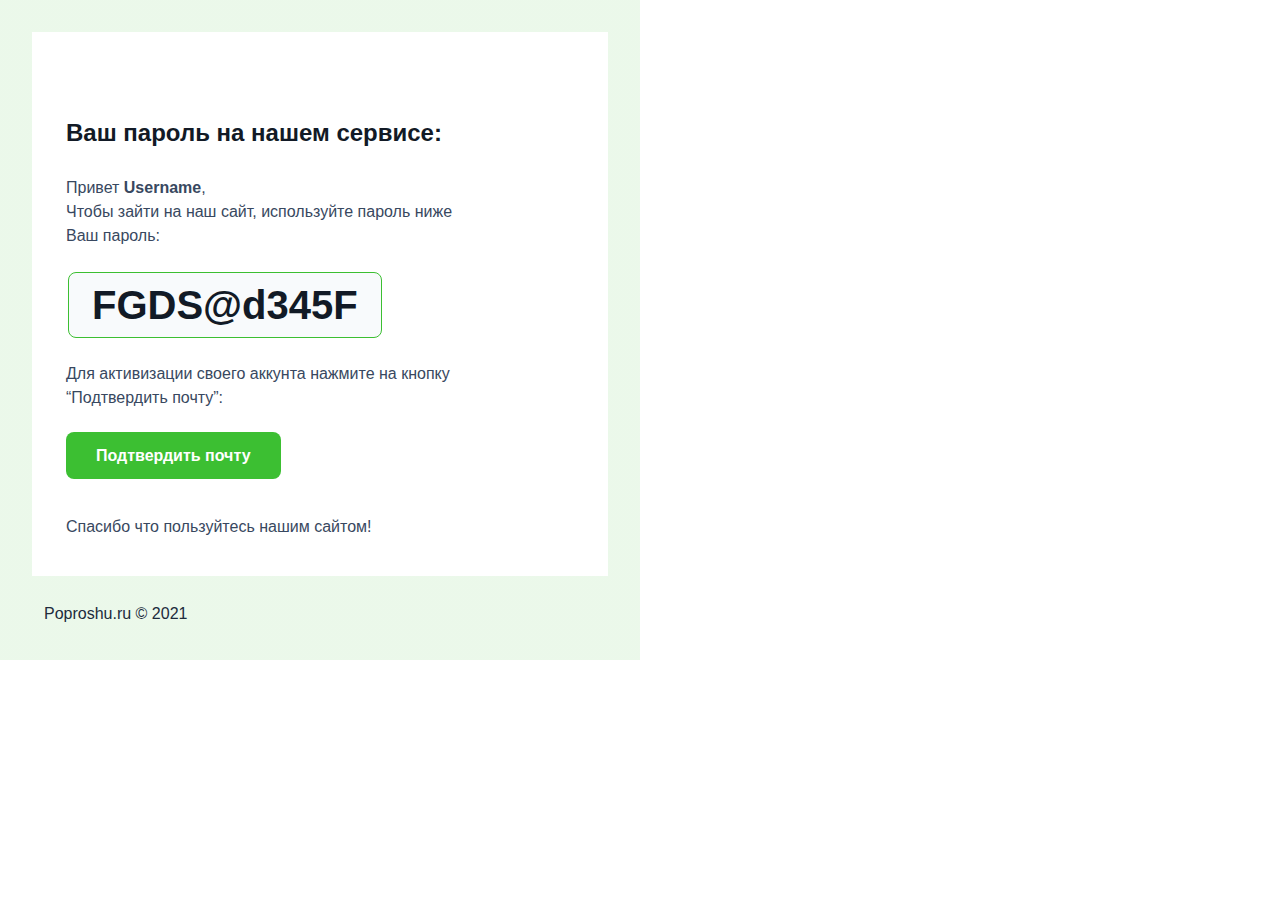
<file: email.html>
<!DOCTYPE html>
<html lang="ru">

<head>
	<title>Email</title>
	<meta charset="UTF-8" />
	<meta name="format-detection" content="telephone=no" />
	<!-- <style>body{opacity: 0;}</style> -->
	<link rel="stylesheet" href="css/style.min.css?_v=20220627123250" />
	<!-- <link rel="shortcut icon" href="favicon.ico"> -->
	<!-- <meta name="robots" content="noindex, nofollow"> -->
	<meta name="viewport" content="width=device-width, initial-scale=1.0" />
	<link href="https://fonts.googleapis.com/css?family=Montserrat:100,200,300,regular,500,600,700,800,900,100italic,200italic,300italic,italic,500italic,600italic,700italic,800italic,900italic&_v=20220627123250" rel="stylesheet" />
	<link href="https://fonts.googleapis.com/css?family=Open+Sans:300,regular,500,600,700,800,300italic,italic,500italic,600italic,700italic,800italic&_v=20220627123250" rel="stylesheet" />
</head>

<body>
	<table border=0 cellpadding=0 cellspacing=0 style="margin: 0; padding: 0; max-width: 640px; width: 100%; background: linear-gradient(0deg, rgba(60, 191, 50, 0.1), rgba(60, 191, 50, 0.1)), #FFFFFF;
         padding: 32px;">
		<tr>
			<td style="background-color: #ffffff; padding: 40px 32px 35px 32px;">
				<table>
					<tr>
						<td>
							<a href="" target="_blank">
								<picture><source srcset="img/logo.webp" type="image/webp"><img src="img/logo.png" alt="" border="0" width="auto" height="27px" style="padding-bottom: 40px; display: block;"></picture>
							</a>
						</td>
					</tr>
					<tr>
						<td style=" padding-bottom: 24px;color: #121A26; font-family: 'Arial'; font-size: 24px; font-weight: 700; line-height: 140%;">
							Ваш пароль на нашем сервисе:
						</td>
					</tr>
					<tr>
						<td style="font-family: 'Arial'; font-weight: 400;font-size: 16px;line-height: 150%;color: #384860;">
							Привет <span style="font-weight: 900;">Username</span>, <br>
							Чтобы зайти на наш сайт, используйте пароль ниже <br>
							Ваш пароль:
						</td>
					</tr>
					<tr style="display: inline-block;padding-bottom: 20px;padding-top: 20px;">
						<td style="background: #F8FAFC;font-family: 'Arial';border: 1px solid #3CBF32;
                        border-radius: 8px; padding: 8px 23px;
                        font-weight: 700;
                        font-size: 40px;
                        line-height: 120%;
                        text-align: center;
                        color: #121A26;">
							FGDS@d345F
						</td>
					</tr>
					<tr>
						<td style="max-width: 450px; font-family: 'Arial'; font-weight: 400;font-size: 16px;line-height: 150%;color: #384860;">
							Для активизации своего аккунта нажмите на кнопку “Подтвердить почту”:
						</td>
					</tr>
					<tr>
						<td style="
                     padding-bottom: 34px;
                     padding-top: 20px;
                     ">
							<a href="" target="_blank" style="font-weight: 700;
                        
                        background: #3CBF32;
                        border-radius: 8px;
                        font-family: 'Arial';
                        padding: 11px 30px;
                        font-size: 16px;
                        line-height: 160%;
                        color: #FFFFFF;
                        text-decoration: none;
                        display: inline-block;">
								Подтвердить почту
							</a>
						</td>
					</tr>
					<tr>
						<td style="max-width: 450px; font-family: 'Arial'; font-weight: 400;font-size: 16px;line-height: 150%;color: #384860;">
							Спасибо что пользуйтесь нашим сайтом!
						</td>
					</tr>
				</table>
			</td>
		</tr>
		<tr>
			<td>
				<table style="padding-left: 10px;">
					<tr>
						<td style="
                     font-weight: 400;
                     font-family: 'Arial';
                     font-size: 16px;
                     line-height: 150%;
                     color: #202B3C;
                     padding-top: 24px;">
							Poproshu.ru © 2021
						</td>
					</tr>
				</table>
			</td>
		</tr>
	</table>
</body>

</html>
</file>
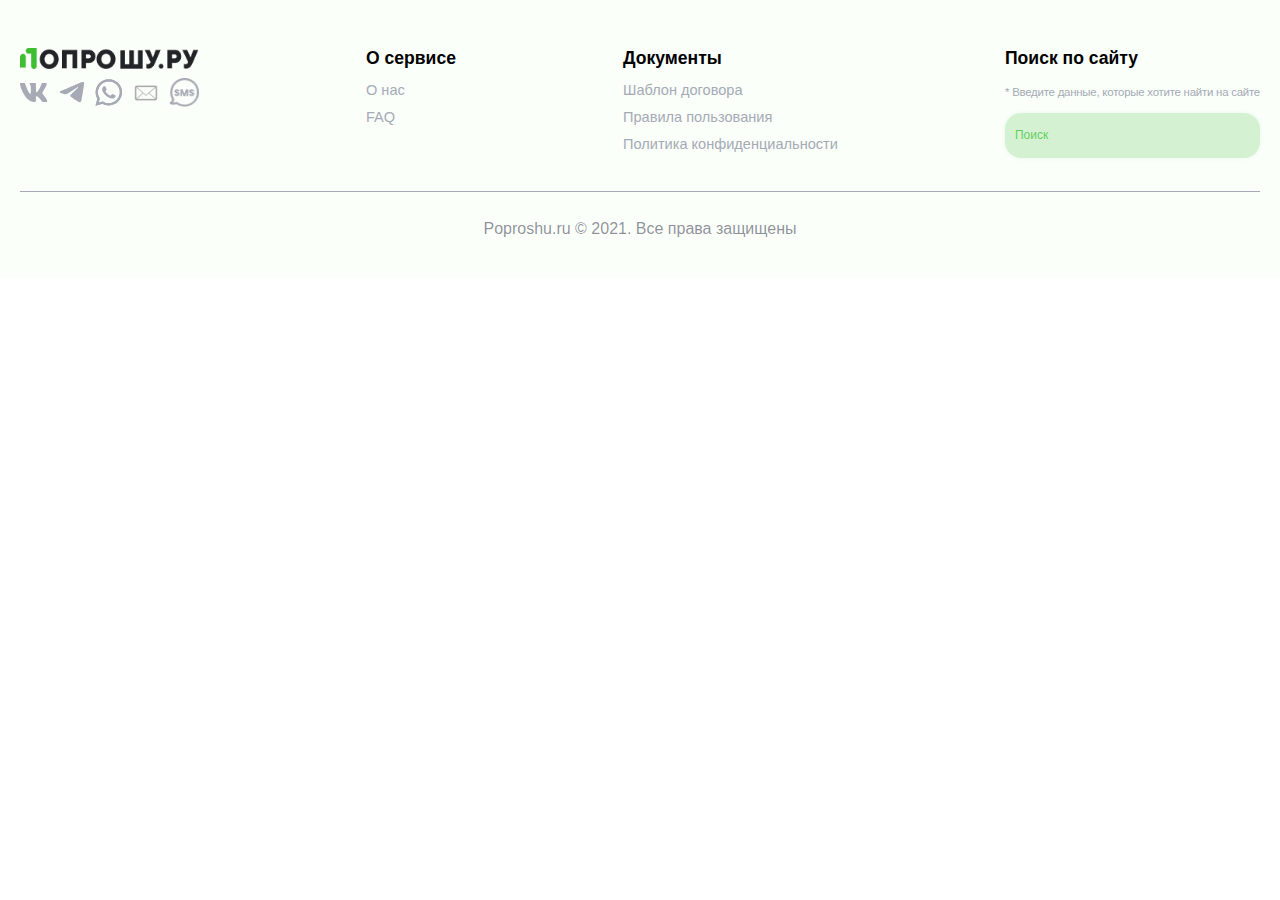
<file: footer.html>
<!DOCTYPE html>
<html lang="ru">

<head>
	<title>Footer</title>
	<meta charset="UTF-8" />
	<meta name="format-detection" content="telephone=no" />
	<!-- <style>body{opacity: 0;}</style> -->
	<link rel="stylesheet" href="css/style.min.css?_v=20220602163928" />
	<!-- <link rel="shortcut icon" href="favicon.ico"> -->
	<!-- <meta name="robots" content="noindex, nofollow"> -->
	<meta name="viewport" content="width=device-width, initial-scale=1.0" />
	<link href="https://fonts.googleapis.com/css?family=Montserrat:100,200,300,regular,500,600,700,800,900,100italic,200italic,300italic,italic,500italic,600italic,700italic,800italic,900italic&_v=20220602163928" rel="stylesheet" />
	<link href="https://fonts.googleapis.com/css?family=Open+Sans:300,regular,500,600,700,800,300italic,italic,500italic,600italic,700italic,800italic&_v=20220602163928" rel="stylesheet" />
</head>

<body>
	<footer class="footer">
		<div class="footer__container">
			<div class="footer__top">
				<div class="footer__part">
					<a href="" class="footer__logo">
						<picture><source srcset="img/logo.webp" type="image/webp"><img src="img/logo.png" alt=""></picture>
					</a>
					<ul class="footer__social">
						<li class="footer__social-item">
							<a href=""><img src="img/social/1.svg" alt=""></a>
						</li>
						<li class="footer__social-item">
							<a href=""><img src="img/social/2.svg" alt=""></a>
						</li>
						<li class="footer__social-item">
							<a href=""><img src="img/social/3.svg" alt=""></a>
						</li>
						<li class="footer__social-item">
							<a href=""><img src="img/social/4.svg" alt=""></a>
						</li>
						<li class="footer__social-item">
							<a href=""><picture><source srcset="img/social/5.webp" type="image/webp"><img src="img/social/5.png" alt=""></picture></a>
						</li>
					</ul>
				</div>
				<div class="footer__part">
					<div class="footer__part-name">
						О сервисе
					</div>
					<ul class="footer__part-list">
						<li class="footer__part-list__item">
							<a href="">О нас</a>
						</li>
						<li class="footer__part-list__item">
							<a href="">FAQ</a>
						</li>
					</ul>
				</div>
				<div class="footer__part">
					<div class="footer__part-name">
						Документы
					</div>
					<ul class="footer__part-list">
						<li class="footer__part-list__item">
							<a href="">Шаблон договора </a>
						</li>
						<li class="footer__part-list__item">
							<a href="">Правила пользования</a>
						</li>
						<li class="footer__part-list__item">
							<a href="">Политика конфиденциальности</a>
						</li>
					</ul>
				</div>
				<div class="footer__part">
					<div class="footer__part-name">Поиск по сайту</div>
					<div class="footer__part-text">
						* Введите данные, которые хотите найти на сайте
					</div>
					<form action="" class="footer__form form">
						<input type="text" class="footer__input" placeholder="Поиск">
					</form>
				</div>
			</div>
			<div class="footer__bottom">
				<div class="footer__copy">
					Poproshu.ru © 2021. Все права защищены
				</div>
			</div>
		</div>
	</footer>
	<script src="js/app.min.js?_v=20220602163928"></script>
</body>

</html>
</file>
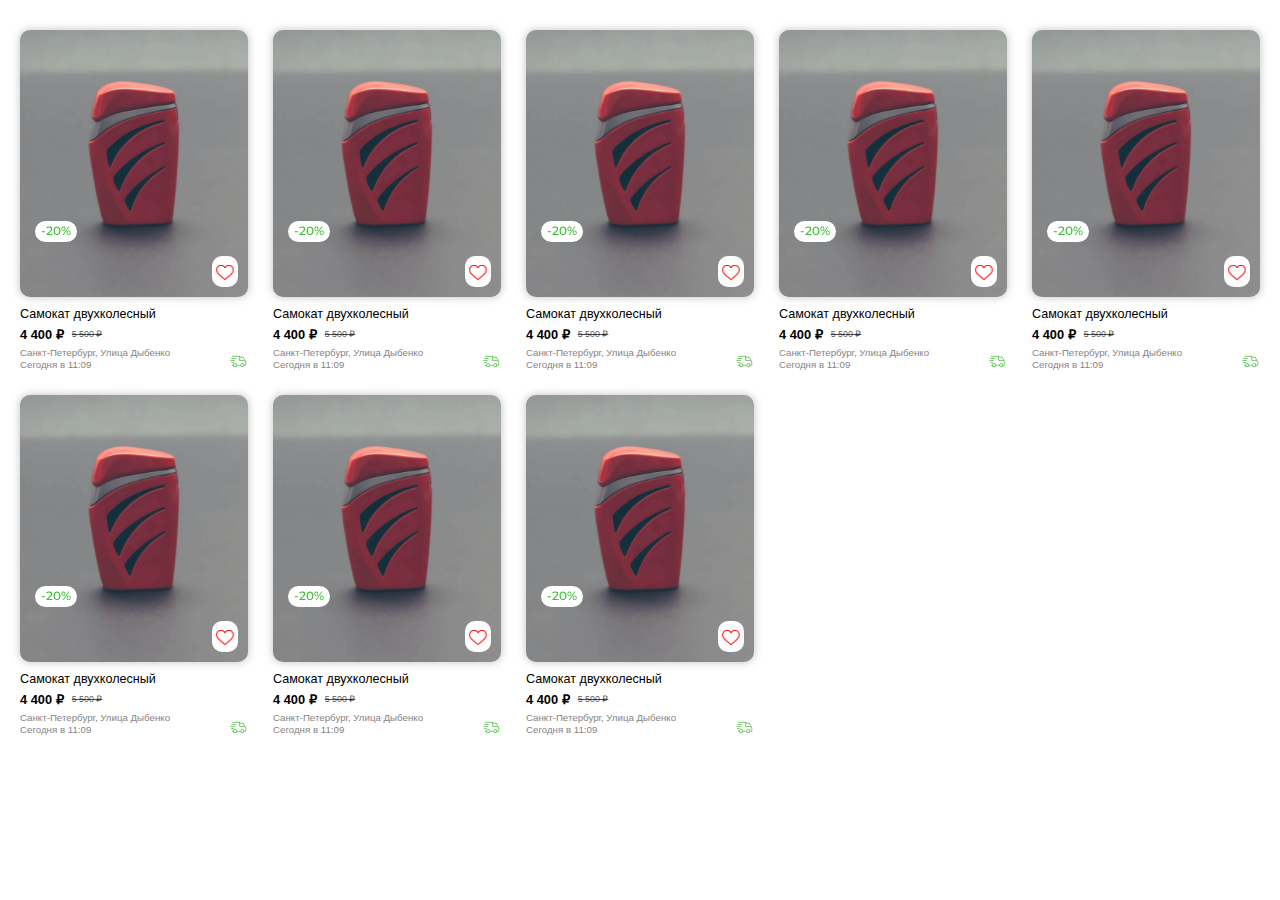
<file: grid.html>
<!DOCTYPE html>
<html lang="ru">

<head>
	<title>Cards</title>
	<meta charset="UTF-8" />
	<meta name="format-detection" content="telephone=no" />
	<!-- <style>body{opacity: 0;}</style> -->
	<link rel="stylesheet" href="css/style.min.css?_v=20220601161951" />
	<!-- <link rel="shortcut icon" href="favicon.ico"> -->
	<!-- <meta name="robots" content="noindex, nofollow"> -->
	<meta name="viewport" content="width=device-width, initial-scale=1.0" />
	<link href="https://fonts.googleapis.com/css?family=Montserrat:100,200,300,regular,500,600,700,800,900,100italic,200italic,300italic,italic,500italic,600italic,700italic,800italic,900italic&_v=20220601161951" rel="stylesheet" />
	<link href="https://fonts.googleapis.com/css?family=Open+Sans:300,regular,500,600,700,800,300italic,italic,500italic,600italic,700italic,800italic&_v=20220601161951" rel="stylesheet" />
</head>

<body>
	<div class="cards__container">
		<ul class="cards__wrap">
			<li class="cards__item item-card">
				<div class="item-card__image-wrap">
					<a href="" class="item-card__image-ibg"><picture><source srcset="img/random.webp" type="image/webp"><img src="img/random.jpg" alt=""></picture></a>
					<div class="item-card__sale">-20%</div>
					<a href="" class="item-card__like">
						<img src="img/icon-heart.svg" alt="">
					</a>
				</div>
				<div class="item-card__info">
					<a href="" class="item-card__info-name">
						Самокат двухколесный
					</a>
					<div class="item-card__info-price ">
						<div class="item-card__info-price__currrent">4 400 ₽</div>
						<div class="item-card__info-price__old">
							5 500 ₽
						</div>
					</div>
					<div class="item-card__other">
						<div class="item-card__part">
							<div class="item-card__place">
								Санкт-Петербург, Улица Дыбенко
							</div>
							<div class="item-card__time">Сегодня в 11:09</div>
						</div>
						<div class="item-card__delivery">
							<picture><source srcset="img/icon-delivery.webp" type="image/webp"><img src="img/icon-delivery.png" alt=""></picture>
						</div>
					</div>
				</div>
			</li>
			<li class="cards__item item-card">
				<div class="item-card__image-wrap">
					<a href="" class="item-card__image-ibg"><picture><source srcset="img/random.webp" type="image/webp"><img src="img/random.jpg" alt=""></picture></a>
					<div class="item-card__sale">-20%</div>
					<a href="" class="item-card__like">
						<img src="img/icon-heart.svg" alt="">
					</a>
				</div>
				<div class="item-card__info">
					<a href="" class="item-card__info-name">
						Самокат двухколесный
					</a>
					<div class="item-card__info-price ">
						<div class="item-card__info-price__currrent">4 400 ₽</div>
						<div class="item-card__info-price__old">
							5 500 ₽
						</div>
					</div>
					<div class="item-card__other">
						<div class="item-card__part">
							<div class="item-card__place">
								Санкт-Петербург, Улица Дыбенко
							</div>
							<div class="item-card__time">Сегодня в 11:09</div>
						</div>
						<div class="item-card__delivery">
							<picture><source srcset="img/icon-delivery.webp" type="image/webp"><img src="img/icon-delivery.png" alt=""></picture>
						</div>
					</div>
				</div>
			</li>
			<li class="cards__item item-card">
				<div class="item-card__image-wrap">
					<a href="" class="item-card__image-ibg"><picture><source srcset="img/random.webp" type="image/webp"><img src="img/random.jpg" alt=""></picture></a>
					<div class="item-card__sale">-20%</div>
					<a href="" class="item-card__like">
						<img src="img/icon-heart.svg" alt="">
					</a>
				</div>
				<div class="item-card__info">
					<a href="" class="item-card__info-name">
						Самокат двухколесный
					</a>
					<div class="item-card__info-price ">
						<div class="item-card__info-price__currrent">4 400 ₽</div>
						<div class="item-card__info-price__old">
							5 500 ₽
						</div>
					</div>
					<div class="item-card__other">
						<div class="item-card__part">
							<div class="item-card__place">
								Санкт-Петербург, Улица Дыбенко
							</div>
							<div class="item-card__time">Сегодня в 11:09</div>
						</div>
						<div class="item-card__delivery">
							<picture><source srcset="img/icon-delivery.webp" type="image/webp"><img src="img/icon-delivery.png" alt=""></picture>
						</div>
					</div>
				</div>
			</li>
			<li class="cards__item item-card">
				<div class="item-card__image-wrap">
					<a href="" class="item-card__image-ibg"><picture><source srcset="img/random.webp" type="image/webp"><img src="img/random.jpg" alt=""></picture></a>
					<div class="item-card__sale">-20%</div>
					<a href="" class="item-card__like">
						<img src="img/icon-heart.svg" alt="">
					</a>
				</div>
				<div class="item-card__info">
					<a href="" class="item-card__info-name">
						Самокат двухколесный
					</a>
					<div class="item-card__info-price ">
						<div class="item-card__info-price__currrent">4 400 ₽</div>
						<div class="item-card__info-price__old">
							5 500 ₽
						</div>
					</div>
					<div class="item-card__other">
						<div class="item-card__part">
							<div class="item-card__place">
								Санкт-Петербург, Улица Дыбенко
							</div>
							<div class="item-card__time">Сегодня в 11:09</div>
						</div>
						<div class="item-card__delivery">
							<picture><source srcset="img/icon-delivery.webp" type="image/webp"><img src="img/icon-delivery.png" alt=""></picture>
						</div>
					</div>
				</div>
			</li>
			<li class="cards__item item-card">
				<div class="item-card__image-wrap">
					<a href="" class="item-card__image-ibg"><picture><source srcset="img/random.webp" type="image/webp"><img src="img/random.jpg" alt=""></picture></a>
					<div class="item-card__sale">-20%</div>
					<a href="" class="item-card__like">
						<img src="img/icon-heart.svg" alt="">
					</a>
				</div>
				<div class="item-card__info">
					<a href="" class="item-card__info-name">
						Самокат двухколесный
					</a>
					<div class="item-card__info-price ">
						<div class="item-card__info-price__currrent">4 400 ₽</div>
						<div class="item-card__info-price__old">
							5 500 ₽
						</div>
					</div>
					<div class="item-card__other">
						<div class="item-card__part">
							<div class="item-card__place">
								Санкт-Петербург, Улица Дыбенко
							</div>
							<div class="item-card__time">Сегодня в 11:09</div>
						</div>
						<div class="item-card__delivery">
							<picture><source srcset="img/icon-delivery.webp" type="image/webp"><img src="img/icon-delivery.png" alt=""></picture>
						</div>
					</div>
				</div>
			</li>
			<li class="cards__item item-card">
				<div class="item-card__image-wrap">
					<a href="" class="item-card__image-ibg"><picture><source srcset="img/random.webp" type="image/webp"><img src="img/random.jpg" alt=""></picture></a>
					<div class="item-card__sale">-20%</div>
					<a href="" class="item-card__like">
						<img src="img/icon-heart.svg" alt="">
					</a>
				</div>
				<div class="item-card__info">
					<a href="" class="item-card__info-name">
						Самокат двухколесный
					</a>
					<div class="item-card__info-price ">
						<div class="item-card__info-price__currrent">4 400 ₽</div>
						<div class="item-card__info-price__old">
							5 500 ₽
						</div>
					</div>
					<div class="item-card__other">
						<div class="item-card__part">
							<div class="item-card__place">
								Санкт-Петербург, Улица Дыбенко
							</div>
							<div class="item-card__time">Сегодня в 11:09</div>
						</div>
						<div class="item-card__delivery">
							<picture><source srcset="img/icon-delivery.webp" type="image/webp"><img src="img/icon-delivery.png" alt=""></picture>
						</div>
					</div>
				</div>
			</li>
			<li class="cards__item item-card">
				<div class="item-card__image-wrap">
					<a href="" class="item-card__image-ibg"><picture><source srcset="img/random.webp" type="image/webp"><img src="img/random.jpg" alt=""></picture></a>
					<div class="item-card__sale">-20%</div>
					<a href="" class="item-card__like">
						<img src="img/icon-heart.svg" alt="">
					</a>
				</div>
				<div class="item-card__info">
					<a href="" class="item-card__info-name">
						Самокат двухколесный
					</a>
					<div class="item-card__info-price ">
						<div class="item-card__info-price__currrent">4 400 ₽</div>
						<div class="item-card__info-price__old">
							5 500 ₽
						</div>
					</div>
					<div class="item-card__other">
						<div class="item-card__part">
							<div class="item-card__place">
								Санкт-Петербург, Улица Дыбенко
							</div>
							<div class="item-card__time">Сегодня в 11:09</div>
						</div>
						<div class="item-card__delivery">
							<picture><source srcset="img/icon-delivery.webp" type="image/webp"><img src="img/icon-delivery.png" alt=""></picture>
						</div>
					</div>
				</div>
			</li>
			<li class="cards__item item-card">
				<div class="item-card__image-wrap">
					<a href="" class="item-card__image-ibg"><picture><source srcset="img/random.webp" type="image/webp"><img src="img/random.jpg" alt=""></picture></a>
					<div class="item-card__sale">-20%</div>
					<a href="" class="item-card__like">
						<img src="img/icon-heart.svg" alt="">
					</a>
				</div>
				<div class="item-card__info">
					<a href="" class="item-card__info-name">
						Самокат двухколесный
					</a>
					<div class="item-card__info-price ">
						<div class="item-card__info-price__currrent">4 400 ₽</div>
						<div class="item-card__info-price__old">
							5 500 ₽
						</div>
					</div>
					<div class="item-card__other">
						<div class="item-card__part">
							<div class="item-card__place">
								Санкт-Петербург, Улица Дыбенко
							</div>
							<div class="item-card__time">Сегодня в 11:09</div>
						</div>
						<div class="item-card__delivery">
							<picture><source srcset="img/icon-delivery.webp" type="image/webp"><img src="img/icon-delivery.png" alt=""></picture>
						</div>
					</div>
				</div>
			</li>
		</ul>
	</div>
	<script src="js/app.min.js?_v=20220601161951"></script>
</body>

</html>
</file>
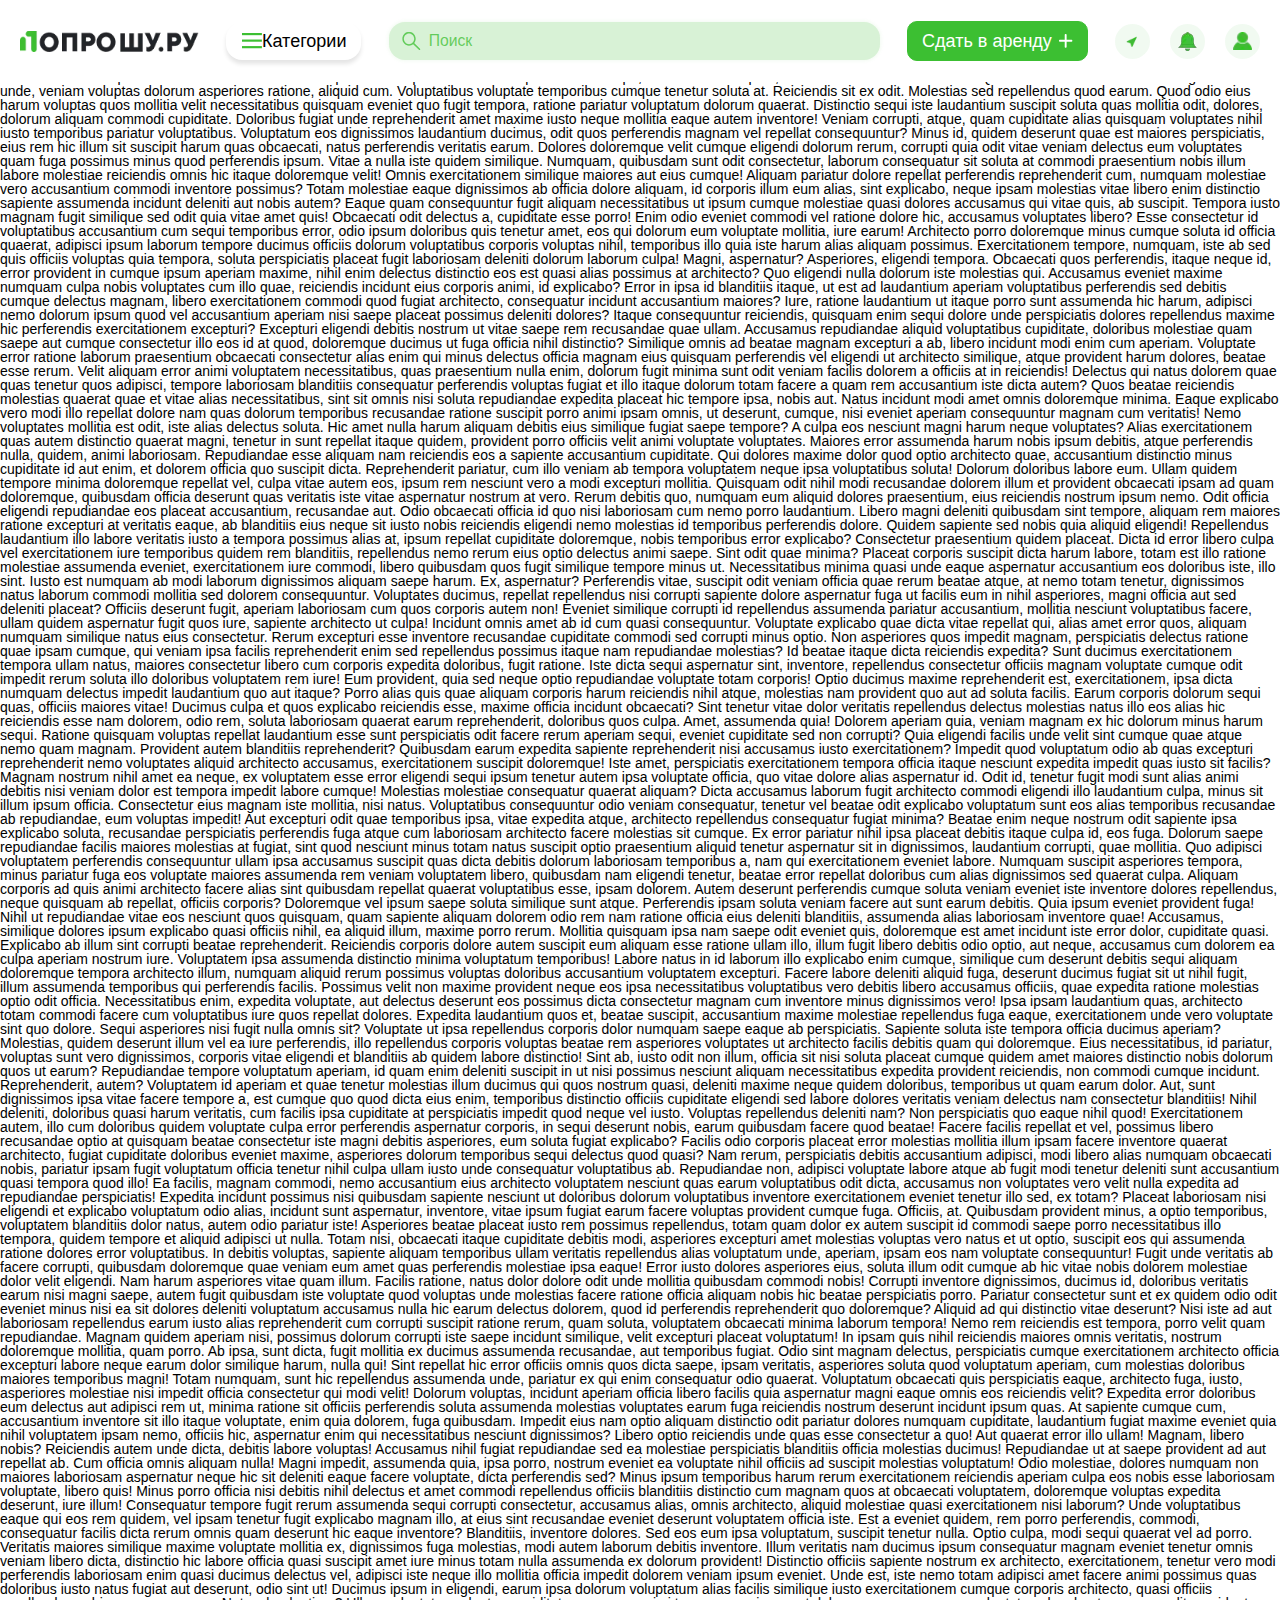
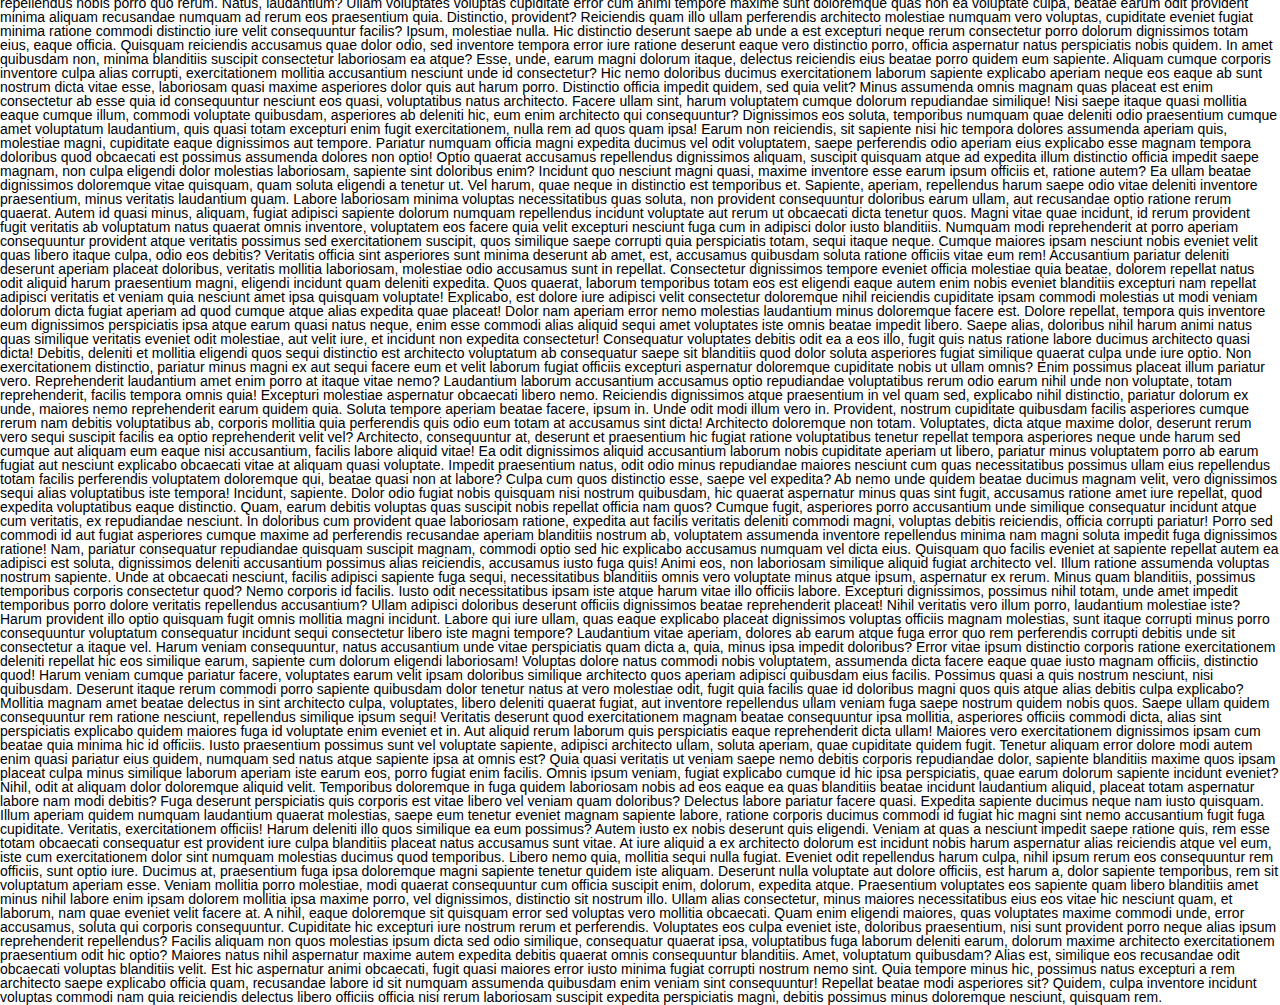
<file: header.html>
<!DOCTYPE html>
<html lang="ru">

<head>
	<title>Cards</title>
	<meta charset="UTF-8" />
	<meta name="format-detection" content="telephone=no" />
	<!-- <style>body{opacity: 0;}</style> -->
	<link rel="stylesheet" href="css/style.min.css?_v=20220602174004" />
	<!-- <link rel="shortcut icon" href="favicon.ico"> -->
	<!-- <meta name="robots" content="noindex, nofollow"> -->
	<meta name="viewport" content="width=device-width, initial-scale=1.0" />
	<link href="https://fonts.googleapis.com/css?family=Montserrat:100,200,300,regular,500,600,700,800,900,100italic,200italic,300italic,italic,500italic,600italic,700italic,800italic,900italic&_v=20220602174004" rel="stylesheet" />
	<link href="https://fonts.googleapis.com/css?family=Open+Sans:300,regular,500,600,700,800,300italic,italic,500italic,600italic,700italic,800italic&_v=20220602174004" rel="stylesheet" />
</head>

<body>
	<header class="header">
		<div class="header__container">
			<div class="header__wrapper">
				<button class="header__burger" id="header__burger">
					<img src="img/icon-burger-mob.svg" alt="" />
				</button>
				<a href="">
					<div class="header__logo">
						<picture><source srcset="img/logo.webp" type="image/webp"><img src="img/logo.png" alt="" /></picture>
					</div>
				</a>
				<button class="header__menu-button" id="header__menu-open">
					<img src="img/icon-burger.svg" alt="" />
					Категории
				</button>
				<form action="" class="header__form form-header">
					<input type="text" class="form-header__input" placeholder="Поиск" />
					<button>
						<img src="img/icon-search.svg" alt="" class="form-header__icon" />
					</button>
				</form>
				<button class="header__button btn btn-green">
					Сдать в аренду
					<img src="img/icon-plus.svg" alt="" />
				</button>
				<div class="header__links links-header">
					<a class="links-header__item links-header__mobile" href="">
						<img src="img/icon-search.svg" alt="" />
					</a>
					<a class="links-header__item" href="">
						<picture><source srcset="img/icon-navig-mob.webp" type="image/webp"><img src="img/icon-navig-mob.png" alt="" /></picture>
					</a>
					<a class="links-header__item" href="">
						<picture><source srcset="img/icon-bell.webp" type="image/webp"><img src="img/icon-bell.png" alt="" /></picture>
					</a>
					<a class="links-header__item" href="">
						<picture><source srcset="img/icon-user.webp" type="image/webp"><img src="img/icon-user.png" alt="" /></picture>
					</a>
				</div>
			</div>
		</div>
		<div class="header__menu menu-header" id="header__menu">
			<div data-tabs class="menu-header__container">
				<div class="menu-header__list">
					<div class="menu-header__list-title">Категории</div>
					<nav data-tabs-titles class="menu-header__navigation">
						<button type="button" class="menu-header__title _tab-active">
							<img src="img/menu-icons/1.svg" alt="" />
							Для детей
						</button>
						<button type="button" class="menu-header__title">
							<img src="img/menu-icons/2.svg" alt="" />
							Одежда
						</button>
						<button type="button" class="menu-header__title">
							<img src="img/menu-icons/3.svg" alt="" />
							Электроника
						</button>
					</nav>
				</div>
				<div class="menu-header__main">
					<div data-tabs-body class="menu-header__content">
						<div class="menu-header__body">
							<div class="menu-header__body-title">Одежда</div>
							<div class="menu-header__body-grid menu__header-grid">
								<div class="menu__header-grid__element">
									<div class="menu__header-grid__name">
										Аксессуары
									</div>
									<ul class="menu__header-grid__list">
										<li class="menu__header-grid-item">
											<a href="">Галстуки</a>
										</li>
										<li class="menu__header-grid-item">
											<a href="">Галстуки</a>
										</li>
										<li class="menu__header-grid-item">
											<a href="">Галстуки</a>
										</li>
									</ul>
									<button class="menu__header-grid__more">
										Еще...
									</button>
								</div>
								<div class="menu__header-grid__element">
									<div class="menu__header-grid__name">
										Аксессуары
									</div>
									<ul class="menu__header-grid__list">
										<li class="menu__header-grid-item">
											<a href="">Галстуки</a>
										</li>
										<li class="menu__header-grid-item">
											<a href="">Галстуки</a>
										</li>
										<li class="menu__header-grid-item">
											<a href="">Галстуки</a>
										</li>
									</ul>
									<button class="menu__header-grid__more">
										Еще...
									</button>
								</div>
								<div class="menu__header-grid__element">
									<div class="menu__header-grid__name">
										Аксессуары
									</div>
									<ul class="menu__header-grid__list">
										<li class="menu__header-grid-item">
											<a href="">Галстуки</a>
										</li>
										<li class="menu__header-grid-item">
											<a href="">Галстуки</a>
										</li>
										<li class="menu__header-grid-item">
											<a href="">Галстуки</a>
										</li>
									</ul>
									<button class="menu__header-grid__more">
										Еще...
									</button>
								</div>
								<div class="menu__header-grid__element">
									<div class="menu__header-grid__name">
										Аксессуары
									</div>
									<ul class="menu__header-grid__list">
										<li class="menu__header-grid-item">
											<a href="">Галстуки</a>
										</li>
										<li class="menu__header-grid-item">
											<a href="">Галстуки</a>
										</li>
										<li class="menu__header-grid-item">
											<a href="">Галстуки</a>
										</li>
									</ul>
									<button class="menu__header-grid__more">
										Еще...
									</button>
								</div>
								<div class="menu__header-grid__element">
									<div class="menu__header-grid__name">
										Аксессуары
									</div>
									<ul class="menu__header-grid__list">
										<li class="menu__header-grid-item">
											<a href="">Галстуки</a>
										</li>
										<li class="menu__header-grid-item">
											<a href="">Галстуки</a>
										</li>
										<li class="menu__header-grid-item">
											<a href="">Галстуки</a>
										</li>
									</ul>
									<button class="menu__header-grid__more">
										Еще...
									</button>
								</div>
								<div class="menu__header-grid__element">
									<div class="menu__header-grid__name">
										Аксессуары
									</div>
									<ul class="menu__header-grid__list">
										<li class="menu__header-grid-item">
											<a href="">Галстуки</a>
										</li>
										<li class="menu__header-grid-item">
											<a href="">Галстуки</a>
										</li>
										<li class="menu__header-grid-item">
											<a href="">Галстуки</a>
										</li>
									</ul>
									<button class="menu__header-grid__more">
										Еще...
									</button>
								</div>
								<div class="menu__header-grid__element">
									<div class="menu__header-grid__name">
										Аксессуары
									</div>
									<ul class="menu__header-grid__list">
										<li class="menu__header-grid-item">
											<a href="">Галстуки</a>
										</li>
										<li class="menu__header-grid-item">
											<a href="">Галстуки</a>
										</li>
										<li class="menu__header-grid-item">
											<a href="">Галстуки</a>
										</li>
									</ul>
									<button class="menu__header-grid__more">
										Еще...
									</button>
								</div>
								<div class="menu__header-grid__element">
									<div class="menu__header-grid__name">
										Аксессуары
									</div>
									<ul class="menu__header-grid__list">
										<li class="menu__header-grid-item">
											<a href="">Галстуки</a>
										</li>
										<li class="menu__header-grid-item">
											<a href="">Галстуки</a>
										</li>
										<li class="menu__header-grid-item">
											<a href="">Галстуки</a>
										</li>
									</ul>
									<button class="menu__header-grid__more">
										Еще...
									</button>
								</div>
								<div class="menu__header-grid__element">
									<div class="menu__header-grid__name">
										Аксессуары
									</div>
									<ul class="menu__header-grid__list">
										<li class="menu__header-grid-item">
											<a href="">Галстуки</a>
										</li>
										<li class="menu__header-grid-item">
											<a href="">Галстуки</a>
										</li>
										<li class="menu__header-grid-item">
											<a href="">Галстуки</a>
										</li>
									</ul>
									<button class="menu__header-grid__more">
										Еще...
									</button>
								</div>
							</div>
						</div>
						<div class="menu-header__body">
							Содержимое второго таба
						</div>
						<div class="menu-header__body">
							Содержимое третьего таба
						</div>
					</div>
				</div>
			</div>
		</div>
	</header>

	Lorem ipsum dolor sit amet consectetur adipisicing elit. Qui odio fugiat
	illo? Suscipit architecto vero odio fugiat temporibus error beatae ex
	nostrum, ab, soluta veniam quisquam atque nam voluptatum? Natus voluptas
	fugit praesentium deserunt ipsa? At ipsa iste doloribus nobis iure, nam
	harum eaque necessitatibus aspernatur similique illo, totam tempore
	dolorum quo obcaecati! Fugit quidem recusandae eligendi cumque autem
	expedita minima deleniti sunt nesciunt deserunt doloremque suscipit
	aliquam ab maxime ullam, ea nisi, illum nulla sapiente fuga! Beatae rem
	fugit non amet, accusantium assumenda cupiditate dolorum reiciendis nihil
	impedit dolore libero, distinctio numquam veniam deserunt odit expedita
	aperiam nulla quos ab cumque odio eius fugiat possimus. Natus
	reprehenderit iure earum tempore quaerat molestiae quibusdam, provident
	dolor quidem, quasi quam, cupiditate deleniti blanditiis doloremque
	molestias vel ullam. Rerum soluta amet magni voluptatibus dolorem aliquam
	praesentium, nostrum animi voluptatum iste assumenda architecto quis
	mollitia quam eveniet excepturi iusto id culpa, ratione odio voluptas,
	dolor blanditiis tenetur minima? Qui nobis dolores beatae ullam
	dignissimos unde, veniam voluptas dolorum asperiores ratione, aliquid cum.
	Voluptatibus voluptate temporibus cumque tenetur soluta at. Reiciendis sit
	ex odit. Molestias sed repellendus quod earum. Quod odio eius harum
	voluptas quos mollitia velit necessitatibus quisquam eveniet quo fugit
	tempora, ratione pariatur voluptatum dolorum quaerat. Distinctio sequi
	iste laudantium suscipit soluta quas mollitia odit, dolores, dolorum
	aliquam commodi cupiditate. Doloribus fugiat unde reprehenderit amet
	maxime iusto neque mollitia eaque autem inventore! Veniam corrupti, atque,
	quam cupiditate alias quisquam voluptates nihil iusto temporibus pariatur
	voluptatibus. Voluptatum eos dignissimos laudantium ducimus, odit quos
	perferendis magnam vel repellat consequuntur? Minus id, quidem deserunt
	quae est maiores perspiciatis, eius rem hic illum sit suscipit harum quas
	obcaecati, natus perferendis veritatis earum. Dolores doloremque velit
	cumque eligendi dolorum rerum, corrupti quia odit vitae veniam delectus
	eum voluptates quam fuga possimus minus quod perferendis ipsum. Vitae a
	nulla iste quidem similique. Numquam, quibusdam sunt odit consectetur,
	laborum consequatur sit soluta at commodi praesentium nobis illum labore
	molestiae reiciendis omnis hic itaque doloremque velit! Omnis
	exercitationem similique maiores aut eius cumque! Aliquam pariatur dolore
	repellat perferendis reprehenderit cum, numquam molestiae vero accusantium
	commodi inventore possimus? Totam molestiae eaque dignissimos ab officia
	dolore aliquam, id corporis illum eum alias, sint explicabo, neque ipsam
	molestias vitae libero enim distinctio sapiente assumenda incidunt
	deleniti aut nobis autem? Eaque quam consequuntur fugit aliquam
	necessitatibus ut ipsum cumque molestiae quasi dolores accusamus qui vitae
	quis, ab suscipit. Tempora iusto magnam fugit similique sed odit quia
	vitae amet quis! Obcaecati odit delectus a, cupiditate esse porro! Enim
	odio eveniet commodi vel ratione dolore hic, accusamus voluptates libero?
	Esse consectetur id voluptatibus accusantium cum sequi temporibus error,
	odio ipsum doloribus quis tenetur amet, eos qui dolorum eum voluptate
	mollitia, iure earum! Architecto porro doloremque minus cumque soluta id
	officia quaerat, adipisci ipsum laborum tempore ducimus officiis dolorum
	voluptatibus corporis voluptas nihil, temporibus illo quia iste harum
	alias aliquam possimus. Exercitationem tempore, numquam, iste ab sed quis
	officiis voluptas quia tempora, soluta perspiciatis placeat fugit
	laboriosam deleniti dolorum laborum culpa! Magni, aspernatur? Asperiores,
	eligendi tempora. Obcaecati quos perferendis, itaque neque id, error
	provident in cumque ipsum aperiam maxime, nihil enim delectus distinctio
	eos est quasi alias possimus at architecto? Quo eligendi nulla dolorum
	iste molestias qui. Accusamus eveniet maxime numquam culpa nobis
	voluptates cum illo quae, reiciendis incidunt eius corporis animi, id
	explicabo? Error in ipsa id blanditiis itaque, ut est ad laudantium
	aperiam voluptatibus perferendis sed debitis cumque delectus magnam,
	libero exercitationem commodi quod fugiat architecto, consequatur incidunt
	accusantium maiores? Iure, ratione laudantium ut itaque porro sunt
	assumenda hic harum, adipisci nemo dolorum ipsum quod vel accusantium
	aperiam nisi saepe placeat possimus deleniti dolores? Itaque consequuntur
	reiciendis, quisquam enim sequi dolore unde perspiciatis dolores
	repellendus maxime hic perferendis exercitationem excepturi? Excepturi
	eligendi debitis nostrum ut vitae saepe rem recusandae quae ullam.
	Accusamus repudiandae aliquid voluptatibus cupiditate, doloribus molestiae
	quam saepe aut cumque consectetur illo eos id at quod, doloremque ducimus
	ut fuga officia nihil distinctio? Similique omnis ad beatae magnam
	excepturi a ab, libero incidunt modi enim cum aperiam. Voluptate error
	ratione laborum praesentium obcaecati consectetur alias enim qui minus
	delectus officia magnam eius quisquam perferendis vel eligendi ut
	architecto similique, atque provident harum dolores, beatae esse rerum.
	Velit aliquam error animi voluptatem necessitatibus, quas praesentium
	nulla enim, dolorum fugit minima sunt odit veniam facilis dolorem a
	officiis at in reiciendis! Delectus qui natus dolorem quae quas tenetur
	quos adipisci, tempore laboriosam blanditiis consequatur perferendis
	voluptas fugiat et illo itaque dolorum totam facere a quam rem accusantium
	iste dicta autem? Quos beatae reiciendis molestias quaerat quae et vitae
	alias necessitatibus, sint sit omnis nisi soluta repudiandae expedita
	placeat hic tempore ipsa, nobis aut. Natus incidunt modi amet omnis
	doloremque minima. Eaque explicabo vero modi illo repellat dolore nam quas
	dolorum temporibus recusandae ratione suscipit porro animi ipsam omnis, ut
	deserunt, cumque, nisi eveniet aperiam consequuntur magnam cum veritatis!
	Nemo voluptates mollitia est odit, iste alias delectus soluta. Hic amet
	nulla harum aliquam debitis eius similique fugiat saepe tempore? A culpa
	eos nesciunt magni harum neque voluptates? Alias exercitationem quas autem
	distinctio quaerat magni, tenetur in sunt repellat itaque quidem,
	provident porro officiis velit animi voluptate voluptates. Maiores error
	assumenda harum nobis ipsum debitis, atque perferendis nulla, quidem,
	animi laboriosam. Repudiandae esse aliquam nam reiciendis eos a sapiente
	accusantium cupiditate. Qui dolores maxime dolor quod optio architecto
	quae, accusantium distinctio minus cupiditate id aut enim, et dolorem
	officia quo suscipit dicta. Reprehenderit pariatur, cum illo veniam ab
	tempora voluptatem neque ipsa voluptatibus soluta! Dolorum doloribus
	labore eum. Ullam quidem tempore minima doloremque repellat vel, culpa
	vitae autem eos, ipsum rem nesciunt vero a modi excepturi mollitia.
	Quisquam odit nihil modi recusandae dolorem illum et provident obcaecati
	ipsam ad quam doloremque, quibusdam officia deserunt quas veritatis iste
	vitae aspernatur nostrum at vero. Rerum debitis quo, numquam eum aliquid
	dolores praesentium, eius reiciendis nostrum ipsum nemo. Odit officia
	eligendi repudiandae eos placeat accusantium, recusandae aut. Odio
	obcaecati officia id quo nisi laboriosam cum nemo porro laudantium. Libero
	magni deleniti quibusdam sint tempore, aliquam rem maiores ratione
	excepturi at veritatis eaque, ab blanditiis eius neque sit iusto nobis
	reiciendis eligendi nemo molestias id temporibus perferendis dolore.
	Quidem sapiente sed nobis quia aliquid eligendi! Repellendus laudantium
	illo labore veritatis iusto a tempora possimus alias at, ipsum repellat
	cupiditate doloremque, nobis temporibus error explicabo? Consectetur
	praesentium quidem placeat. Dicta id error libero culpa vel exercitationem
	iure temporibus quidem rem blanditiis, repellendus nemo rerum eius optio
	delectus animi saepe. Sint odit quae minima? Placeat corporis suscipit
	dicta harum labore, totam est illo ratione molestiae assumenda eveniet,
	exercitationem iure commodi, libero quibusdam quos fugit similique tempore
	minus ut. Necessitatibus minima quasi unde eaque aspernatur accusantium
	eos doloribus iste, illo sint. Iusto est numquam ab modi laborum
	dignissimos aliquam saepe harum. Ex, aspernatur? Perferendis vitae,
	suscipit odit veniam officia quae rerum beatae atque, at nemo totam
	tenetur, dignissimos natus laborum commodi mollitia sed dolorem
	consequuntur. Voluptates ducimus, repellat repellendus nisi corrupti
	sapiente dolore aspernatur fuga ut facilis eum in nihil asperiores, magni
	officia aut sed deleniti placeat? Officiis deserunt fugit, aperiam
	laboriosam cum quos corporis autem non! Eveniet similique corrupti id
	repellendus assumenda pariatur accusantium, mollitia nesciunt voluptatibus
	facere, ullam quidem aspernatur fugit quos iure, sapiente architecto ut
	culpa! Incidunt omnis amet ab id cum quasi consequuntur. Voluptate
	explicabo quae dicta vitae repellat qui, alias amet error quos, aliquam
	numquam similique natus eius consectetur. Rerum excepturi esse inventore
	recusandae cupiditate commodi sed corrupti minus optio. Non asperiores
	quos impedit magnam, perspiciatis delectus ratione quae ipsam cumque, qui
	veniam ipsa facilis reprehenderit enim sed repellendus possimus itaque nam
	repudiandae molestias? Id beatae itaque dicta reiciendis expedita? Sunt
	ducimus exercitationem tempora ullam natus, maiores consectetur libero cum
	corporis expedita doloribus, fugit ratione. Iste dicta sequi aspernatur
	sint, inventore, repellendus consectetur officiis magnam voluptate cumque
	odit impedit rerum soluta illo doloribus voluptatem rem iure! Eum
	provident, quia sed neque optio repudiandae voluptate totam corporis!
	Optio ducimus maxime reprehenderit est, exercitationem, ipsa dicta numquam
	delectus impedit laudantium quo aut itaque? Porro alias quis quae aliquam
	corporis harum reiciendis nihil atque, molestias nam provident quo aut ad
	soluta facilis. Earum corporis dolorum sequi quas, officiis maiores vitae!
	Ducimus culpa et quos explicabo reiciendis esse, maxime officia incidunt
	obcaecati? Sint tenetur vitae dolor veritatis repellendus delectus
	molestias natus illo eos alias hic reiciendis esse nam dolorem, odio rem,
	soluta laboriosam quaerat earum reprehenderit, doloribus quos culpa. Amet,
	assumenda quia! Dolorem aperiam quia, veniam magnam ex hic dolorum minus
	harum sequi. Ratione quisquam voluptas repellat laudantium esse sunt
	perspiciatis odit facere rerum aperiam sequi, eveniet cupiditate sed non
	corrupti? Quia eligendi facilis unde velit sint cumque quae atque nemo
	quam magnam. Provident autem blanditiis reprehenderit? Quibusdam earum
	expedita sapiente reprehenderit nisi accusamus iusto exercitationem?
	Impedit quod voluptatum odio ab quas excepturi reprehenderit nemo
	voluptates aliquid architecto accusamus, exercitationem suscipit
	doloremque! Iste amet, perspiciatis exercitationem tempora officia itaque
	nesciunt expedita impedit quas iusto sit facilis? Magnam nostrum nihil
	amet ea neque, ex voluptatem esse error eligendi sequi ipsum tenetur autem
	ipsa voluptate officia, quo vitae dolore alias aspernatur id. Odit id,
	tenetur fugit modi sunt alias animi debitis nisi veniam dolor est tempora
	impedit labore cumque! Molestias molestiae consequatur quaerat aliquam?
	Dicta accusamus laborum fugit architecto commodi eligendi illo laudantium
	culpa, minus sit illum ipsum officia. Consectetur eius magnam iste
	mollitia, nisi natus. Voluptatibus consequuntur odio veniam consequatur,
	tenetur vel beatae odit explicabo voluptatum sunt eos alias temporibus
	recusandae ab repudiandae, eum voluptas impedit! Aut excepturi odit quae
	temporibus ipsa, vitae expedita atque, architecto repellendus consequatur
	fugiat minima? Beatae enim neque nostrum odit sapiente ipsa explicabo
	soluta, recusandae perspiciatis perferendis fuga atque cum laboriosam
	architecto facere molestias sit cumque. Ex error pariatur nihil ipsa
	placeat debitis itaque culpa id, eos fuga. Dolorum saepe repudiandae
	facilis maiores molestias at fugiat, sint quod nesciunt minus totam natus
	suscipit optio praesentium aliquid tenetur aspernatur sit in dignissimos,
	laudantium corrupti, quae mollitia. Quo adipisci voluptatem perferendis
	consequuntur ullam ipsa accusamus suscipit quas dicta debitis dolorum
	laboriosam temporibus a, nam qui exercitationem eveniet labore. Numquam
	suscipit asperiores tempora, minus pariatur fuga eos voluptate maiores
	assumenda rem veniam voluptatem libero, quibusdam nam eligendi tenetur,
	beatae error repellat doloribus cum alias dignissimos sed quaerat culpa.
	Aliquam corporis ad quis animi architecto facere alias sint quibusdam
	repellat quaerat voluptatibus esse, ipsam dolorem. Autem deserunt
	perferendis cumque soluta veniam eveniet iste inventore dolores
	repellendus, neque quisquam ab repellat, officiis corporis? Doloremque vel
	ipsum saepe soluta similique sunt atque. Perferendis ipsam soluta veniam
	facere aut sunt earum debitis. Quia ipsum eveniet provident fuga! Nihil ut
	repudiandae vitae eos nesciunt quos quisquam, quam sapiente aliquam
	dolorem odio rem nam ratione officia eius deleniti blanditiis, assumenda
	alias laboriosam inventore quae! Accusamus, similique dolores ipsum
	explicabo quasi officiis nihil, ea aliquid illum, maxime porro rerum.
	Mollitia quisquam ipsa nam saepe odit eveniet quis, doloremque est amet
	incidunt iste error dolor, cupiditate quasi. Explicabo ab illum sint
	corrupti beatae reprehenderit. Reiciendis corporis dolore autem suscipit
	eum aliquam esse ratione ullam illo, illum fugit libero debitis odio
	optio, aut neque, accusamus cum dolorem ea culpa aperiam nostrum iure.
	Voluptatem ipsa assumenda distinctio minima voluptatum temporibus! Labore
	natus in id laborum illo explicabo enim cumque, similique cum deserunt
	debitis sequi aliquam doloremque tempora architecto illum, numquam aliquid
	rerum possimus voluptas doloribus accusantium voluptatem excepturi. Facere
	labore deleniti aliquid fuga, deserunt ducimus fugiat sit ut nihil fugit,
	illum assumenda temporibus qui perferendis facilis. Possimus velit non
	maxime provident neque eos ipsa necessitatibus voluptatibus vero debitis
	libero accusamus officiis, quae expedita ratione molestias optio odit
	officia. Necessitatibus enim, expedita voluptate, aut delectus deserunt
	eos possimus dicta consectetur magnam cum inventore minus dignissimos
	vero! Ipsa ipsam laudantium quas, architecto totam commodi facere cum
	voluptatibus iure quos repellat dolores. Expedita laudantium quos et,
	beatae suscipit, accusantium maxime molestiae repellendus fuga eaque,
	exercitationem unde vero voluptate sint quo dolore. Sequi asperiores nisi
	fugit nulla omnis sit? Voluptate ut ipsa repellendus corporis dolor
	numquam saepe eaque ab perspiciatis. Sapiente soluta iste tempora officia
	ducimus aperiam? Molestias, quidem deserunt illum vel ea iure perferendis,
	illo repellendus corporis voluptas beatae rem asperiores voluptates ut
	architecto facilis debitis quam qui doloremque. Eius necessitatibus, id
	pariatur, voluptas sunt vero dignissimos, corporis vitae eligendi et
	blanditiis ab quidem labore distinctio! Sint ab, iusto odit non illum,
	officia sit nisi soluta placeat cumque quidem amet maiores distinctio
	nobis dolorum quos ut earum? Repudiandae tempore voluptatum aperiam, id
	quam enim deleniti suscipit in ut nisi possimus nesciunt aliquam
	necessitatibus expedita provident reiciendis, non commodi cumque incidunt.
	Reprehenderit, autem? Voluptatem id aperiam et quae tenetur molestias
	illum ducimus qui quos nostrum quasi, deleniti maxime neque quidem
	doloribus, temporibus ut quam earum dolor. Aut, sunt dignissimos ipsa
	vitae facere tempore a, est cumque quo quod dicta eius enim, temporibus
	distinctio officiis cupiditate eligendi sed labore dolores veritatis
	veniam delectus nam consectetur blanditiis! Nihil deleniti, doloribus
	quasi harum veritatis, cum facilis ipsa cupiditate at perspiciatis impedit
	quod neque vel iusto. Voluptas repellendus deleniti nam? Non perspiciatis
	quo eaque nihil quod! Exercitationem autem, illo cum doloribus quidem
	voluptate culpa error perferendis aspernatur corporis, in sequi deserunt
	nobis, earum quibusdam facere quod beatae! Facere facilis repellat et vel,
	possimus libero recusandae optio at quisquam beatae consectetur iste magni
	debitis asperiores, eum soluta fugiat explicabo? Facilis odio corporis
	placeat error molestias mollitia illum ipsam facere inventore quaerat
	architecto, fugiat cupiditate doloribus eveniet maxime, asperiores dolorum
	temporibus sequi delectus quod quasi? Nam rerum, perspiciatis debitis
	accusantium adipisci, modi libero alias numquam obcaecati nobis, pariatur
	ipsam fugit voluptatum officia tenetur nihil culpa ullam iusto unde
	consequatur voluptatibus ab. Repudiandae non, adipisci voluptate labore
	atque ab fugit modi tenetur deleniti sunt accusantium quasi tempora quod
	illo! Ea facilis, magnam commodi, nemo accusantium eius architecto
	voluptatem nesciunt quas earum voluptatibus odit dicta, accusamus non
	voluptates vero velit nulla expedita ad repudiandae perspiciatis! Expedita
	incidunt possimus nisi quibusdam sapiente nesciunt ut doloribus dolorum
	voluptatibus inventore exercitationem eveniet tenetur illo sed, ex totam?
	Placeat laboriosam nisi eligendi et explicabo voluptatum odio alias,
	incidunt sunt aspernatur, inventore, vitae ipsum fugiat earum facere
	voluptas provident cumque fuga. Officiis, at. Quibusdam provident minus, a
	optio temporibus, voluptatem blanditiis dolor natus, autem odio pariatur
	iste! Asperiores beatae placeat iusto rem possimus repellendus, totam quam
	dolor ex autem suscipit id commodi saepe porro necessitatibus illo
	tempora, quidem tempore et aliquid adipisci ut nulla. Totam nisi,
	obcaecati itaque cupiditate debitis modi, asperiores excepturi amet
	molestias voluptas vero natus et ut optio, suscipit eos qui assumenda
	ratione dolores error voluptatibus. In debitis voluptas, sapiente aliquam
	temporibus ullam veritatis repellendus alias voluptatum unde, aperiam,
	ipsam eos nam voluptate consequuntur! Fugit unde veritatis ab facere
	corrupti, quibusdam doloremque quae veniam eum amet quas perferendis
	molestiae ipsa eaque! Error iusto dolores asperiores eius, soluta illum
	odit cumque ab hic vitae nobis dolorem molestiae dolor velit eligendi. Nam
	harum asperiores vitae quam illum. Facilis ratione, natus dolor dolore
	odit unde mollitia quibusdam commodi nobis! Corrupti inventore
	dignissimos, ducimus id, doloribus veritatis earum nisi magni saepe, autem
	fugit quibusdam iste voluptate quod voluptas unde molestias facere ratione
	officia aliquam nobis hic beatae perspiciatis porro. Pariatur consectetur
	sunt et ex quidem odio odit eveniet minus nisi ea sit dolores deleniti
	voluptatum accusamus nulla hic earum delectus dolorem, quod id perferendis
	reprehenderit quo doloremque? Aliquid ad qui distinctio vitae deserunt?
	Nisi iste ad aut laboriosam repellendus earum iusto alias reprehenderit
	cum corrupti suscipit ratione rerum, quam soluta, voluptatem obcaecati
	minima laborum tempora! Nemo rem reiciendis est tempora, porro velit quam
	repudiandae. Magnam quidem aperiam nisi, possimus dolorum corrupti iste
	saepe incidunt similique, velit excepturi placeat voluptatum! In ipsam
	quis nihil reiciendis maiores omnis veritatis, nostrum doloremque
	mollitia, quam porro. Ab ipsa, sunt dicta, fugit mollitia ex ducimus
	assumenda recusandae, aut temporibus fugiat. Odio sint magnam delectus,
	perspiciatis cumque exercitationem architecto officia excepturi labore
	neque earum dolor similique harum, nulla qui! Sint repellat hic error
	officiis omnis quos dicta saepe, ipsam veritatis, asperiores soluta quod
	voluptatum aperiam, cum molestias doloribus maiores temporibus magni!
	Totam numquam, sunt hic repellendus assumenda unde, pariatur ex qui enim
	consequatur odio quaerat. Voluptatum obcaecati quis perspiciatis eaque,
	architecto fuga, iusto, asperiores molestiae nisi impedit officia
	consectetur qui modi velit! Dolorum voluptas, incidunt aperiam officia
	libero facilis quia aspernatur magni eaque omnis eos reiciendis velit?
	Expedita error doloribus eum delectus aut adipisci rem ut, minima ratione
	sit officiis perferendis soluta assumenda molestias voluptates earum fuga
	reiciendis nostrum deserunt incidunt ipsum quas. At sapiente cumque cum,
	accusantium inventore sit illo itaque voluptate, enim quia dolorem, fuga
	quibusdam. Impedit eius nam optio aliquam distinctio odit pariatur dolores
	numquam cupiditate, laudantium fugiat maxime eveniet quia nihil voluptatem
	ipsam nemo, officiis hic, aspernatur enim qui necessitatibus nesciunt
	dignissimos? Libero optio reiciendis unde quas esse consectetur a quo! Aut
	quaerat error illo ullam! Magnam, libero nobis? Reiciendis autem unde
	dicta, debitis labore voluptas! Accusamus nihil fugiat repudiandae sed ea
	molestiae perspiciatis blanditiis officia molestias ducimus! Repudiandae
	ut at saepe provident ad aut repellat ab. Cum officia omnis aliquam nulla!
	Magni impedit, assumenda quia, ipsa porro, nostrum eveniet ea voluptate
	nihil officiis ad suscipit molestias voluptatum! Odio molestiae, dolores
	numquam non maiores laboriosam aspernatur neque hic sit deleniti eaque
	facere voluptate, dicta perferendis sed? Minus ipsum temporibus harum
	rerum exercitationem reiciendis aperiam culpa eos nobis esse laboriosam
	voluptate, libero quis! Minus porro officia nisi debitis nihil delectus et
	amet commodi repellendus officiis blanditiis distinctio cum magnam quos at
	obcaecati voluptatem, doloremque voluptas expedita deserunt, iure illum!
	Consequatur tempore fugit rerum assumenda sequi corrupti consectetur,
	accusamus alias, omnis architecto, aliquid molestiae quasi exercitationem
	nisi laborum? Unde voluptatibus eaque qui eos rem quidem, vel ipsam
	tenetur fugit explicabo magnam illo, at eius sint recusandae eveniet
	deserunt voluptatem officia iste. Est a eveniet quidem, rem porro
	perferendis, commodi, consequatur facilis dicta rerum omnis quam deserunt
	hic eaque inventore? Blanditiis, inventore dolores. Sed eos eum ipsa
	voluptatum, suscipit tenetur nulla. Optio culpa, modi sequi quaerat vel ad
	porro. Veritatis maiores similique maxime voluptate mollitia ex,
	dignissimos fuga molestias, modi autem laborum debitis inventore. Illum
	veritatis nam ducimus ipsum consequatur magnam eveniet tenetur omnis
	veniam libero dicta, distinctio hic labore officia quasi suscipit amet
	iure minus totam nulla assumenda ex dolorum provident! Distinctio officiis
	sapiente nostrum ex architecto, exercitationem, tenetur vero modi
	perferendis laboriosam enim quasi ducimus delectus vel, adipisci iste
	neque illo mollitia officia impedit dolorem veniam ipsum eveniet. Unde
	est, iste nemo totam adipisci amet facere animi possimus quas doloribus
	iusto natus fugiat aut deserunt, odio sint ut! Ducimus ipsum in eligendi,
	earum ipsa dolorum voluptatum alias facilis similique iusto exercitationem
	cumque corporis architecto, quasi officiis repellendus nobis porro quo
	rerum. Natus, laudantium? Ullam voluptates voluptas cupiditate error cum
	animi tempore maxime sunt doloremque quas non ea voluptate culpa, beatae
	earum odit provident minima aliquam recusandae numquam ad rerum eos
	praesentium quia. Distinctio, provident? Reiciendis quam illo ullam
	perferendis architecto molestiae numquam vero voluptas, cupiditate eveniet
	fugiat minima ratione commodi distinctio iure velit consequuntur facilis?
	Ipsum, molestiae nulla. Hic distinctio deserunt saepe ab unde a est
	excepturi neque rerum consectetur porro dolorum dignissimos totam eius,
	eaque officia. Quisquam reiciendis accusamus quae dolor odio, sed
	inventore tempora error iure ratione deserunt eaque vero distinctio porro,
	officia aspernatur natus perspiciatis nobis quidem. In amet quibusdam non,
	minima blanditiis suscipit consectetur laboriosam ea atque? Esse, unde,
	earum magni dolorum itaque, delectus reiciendis eius beatae porro quidem
	eum sapiente. Aliquam cumque corporis inventore culpa alias corrupti,
	exercitationem mollitia accusantium nesciunt unde id consectetur? Hic nemo
	doloribus ducimus exercitationem laborum sapiente explicabo aperiam neque
	eos eaque ab sunt nostrum dicta vitae esse, laboriosam quasi maxime
	asperiores dolor quis aut harum porro. Distinctio officia impedit quidem,
	sed quia velit? Minus assumenda omnis magnam quas placeat est enim
	consectetur ab esse quia id consequuntur nesciunt eos quasi, voluptatibus
	natus architecto. Facere ullam sint, harum voluptatem cumque dolorum
	repudiandae similique! Nisi saepe itaque quasi mollitia eaque cumque
	illum, commodi voluptate quibusdam, asperiores ab deleniti hic, eum enim
	architecto qui consequuntur? Dignissimos eos soluta, temporibus numquam
	quae deleniti odio praesentium cumque amet voluptatum laudantium, quis
	quasi totam excepturi enim fugit exercitationem, nulla rem ad quos quam
	ipsa! Earum non reiciendis, sit sapiente nisi hic tempora dolores
	assumenda aperiam quis, molestiae magni, cupiditate eaque dignissimos aut
	tempore. Pariatur numquam officia magni expedita ducimus vel odit
	voluptatem, saepe perferendis odio aperiam eius explicabo esse magnam
	tempora doloribus quod obcaecati est possimus assumenda dolores non optio!
	Optio quaerat accusamus repellendus dignissimos aliquam, suscipit quisquam
	atque ad expedita illum distinctio officia impedit saepe magnam, non culpa
	eligendi dolor molestias laboriosam, sapiente sint doloribus enim?
	Incidunt quo nesciunt magni quasi, maxime inventore esse earum ipsum
	officiis et, ratione autem? Ea ullam beatae dignissimos doloremque vitae
	quisquam, quam soluta eligendi a tenetur ut. Vel harum, quae neque in
	distinctio est temporibus et. Sapiente, aperiam, repellendus harum saepe
	odio vitae deleniti inventore praesentium, minus veritatis laudantium
	quam. Labore laboriosam minima voluptas necessitatibus quas soluta, non
	provident consequuntur doloribus earum ullam, aut recusandae optio ratione
	rerum quaerat. Autem id quasi minus, aliquam, fugiat adipisci sapiente
	dolorum numquam repellendus incidunt voluptate aut rerum ut obcaecati
	dicta tenetur quos. Magni vitae quae incidunt, id rerum provident fugit
	veritatis ab voluptatum natus quaerat omnis inventore, voluptatem eos
	facere quia velit excepturi nesciunt fuga cum in adipisci dolor iusto
	blanditiis. Numquam modi reprehenderit at porro aperiam consequuntur
	provident atque veritatis possimus sed exercitationem suscipit, quos
	similique saepe corrupti quia perspiciatis totam, sequi itaque neque.
	Cumque maiores ipsam nesciunt nobis eveniet velit quas libero itaque
	culpa, odio eos debitis? Veritatis officia sint asperiores sunt minima
	deserunt ab amet, est, accusamus quibusdam soluta ratione officiis vitae
	eum rem! Accusantium pariatur deleniti deserunt aperiam placeat doloribus,
	veritatis mollitia laboriosam, molestiae odio accusamus sunt in repellat.
	Consectetur dignissimos tempore eveniet officia molestiae quia beatae,
	dolorem repellat natus odit aliquid harum praesentium magni, eligendi
	incidunt quam deleniti expedita. Quos quaerat, laborum temporibus totam
	eos est eligendi eaque autem enim nobis eveniet blanditiis excepturi nam
	repellat adipisci veritatis et veniam quia nesciunt amet ipsa quisquam
	voluptate! Explicabo, est dolore iure adipisci velit consectetur
	doloremque nihil reiciendis cupiditate ipsam commodi molestias ut modi
	veniam dolorum dicta fugiat aperiam ad quod cumque atque alias expedita
	quae placeat! Dolor nam aperiam error nemo molestias laudantium minus
	doloremque facere est. Dolore repellat, tempora quis inventore eum
	dignissimos perspiciatis ipsa atque earum quasi natus neque, enim esse
	commodi alias aliquid sequi amet voluptates iste omnis beatae impedit
	libero. Saepe alias, doloribus nihil harum animi natus quas similique
	veritatis eveniet odit molestiae, aut velit iure, et incidunt non expedita
	consectetur! Consequatur voluptates debitis odit ea a eos illo, fugit quis
	natus ratione labore ducimus architecto quasi dicta! Debitis, deleniti et
	mollitia eligendi quos sequi distinctio est architecto voluptatum ab
	consequatur saepe sit blanditiis quod dolor soluta asperiores fugiat
	similique quaerat culpa unde iure optio. Non exercitationem distinctio,
	pariatur minus magni ex aut sequi facere eum et velit laborum fugiat
	officiis excepturi aspernatur doloremque cupiditate nobis ut ullam omnis?
	Enim possimus placeat illum pariatur vero. Reprehenderit laudantium amet
	enim porro at itaque vitae nemo? Laudantium laborum accusantium accusamus
	optio repudiandae voluptatibus rerum odio earum nihil unde non voluptate,
	totam reprehenderit, facilis tempora omnis quia! Excepturi molestiae
	aspernatur obcaecati libero nemo. Reiciendis dignissimos atque praesentium
	in vel quam sed, explicabo nihil distinctio, pariatur dolorum ex unde,
	maiores nemo reprehenderit earum quidem quia. Soluta tempore aperiam
	beatae facere, ipsum in. Unde odit modi illum vero in. Provident, nostrum
	cupiditate quibusdam facilis asperiores cumque rerum nam debitis
	voluptatibus ab, corporis mollitia quia perferendis quis odio eum totam at
	accusamus sint dicta! Architecto doloremque non totam. Voluptates, dicta
	atque maxime dolor, deserunt rerum vero sequi suscipit facilis ea optio
	reprehenderit velit vel? Architecto, consequuntur at, deserunt et
	praesentium hic fugiat ratione voluptatibus tenetur repellat tempora
	asperiores neque unde harum sed cumque aut aliquam eum eaque nisi
	accusantium, facilis labore aliquid vitae! Ea odit dignissimos aliquid
	accusantium laborum nobis cupiditate aperiam ut libero, pariatur minus
	voluptatem porro ab earum fugiat aut nesciunt explicabo obcaecati vitae at
	aliquam quasi voluptate. Impedit praesentium natus, odit odio minus
	repudiandae maiores nesciunt cum quas necessitatibus possimus ullam eius
	repellendus totam facilis perferendis voluptatem doloremque qui, beatae
	quasi non at labore? Culpa cum quos distinctio esse, saepe vel expedita?
	Ab nemo unde quidem beatae ducimus magnam velit, vero dignissimos sequi
	alias voluptatibus iste tempora! Incidunt, sapiente. Dolor odio fugiat
	nobis quisquam nisi nostrum quibusdam, hic quaerat aspernatur minus quas
	sint fugit, accusamus ratione amet iure repellat, quod expedita
	voluptatibus eaque distinctio. Quam, earum debitis voluptas quas suscipit
	nobis repellat officia nam quos? Cumque fugit, asperiores porro
	accusantium unde similique consequatur incidunt atque cum veritatis, ex
	repudiandae nesciunt. In doloribus cum provident quae laboriosam ratione,
	expedita aut facilis veritatis deleniti commodi magni, voluptas debitis
	reiciendis, officia corrupti pariatur! Porro sed commodi id aut fugiat
	asperiores cumque maxime ad perferendis recusandae aperiam blanditiis
	nostrum ab, voluptatem assumenda inventore repellendus minima nam magni
	soluta impedit fuga dignissimos ratione! Nam, pariatur consequatur
	repudiandae quisquam suscipit magnam, commodi optio sed hic explicabo
	accusamus numquam vel dicta eius. Quisquam quo facilis eveniet at sapiente
	repellat autem ea adipisci est soluta, dignissimos deleniti accusantium
	possimus alias reiciendis, accusamus iusto fuga quis! Animi eos, non
	laboriosam similique aliquid fugiat architecto vel. Illum ratione
	assumenda voluptas nostrum sapiente. Unde at obcaecati nesciunt, facilis
	adipisci sapiente fuga sequi, necessitatibus blanditiis omnis vero
	voluptate minus atque ipsum, aspernatur ex rerum. Minus quam blanditiis,
	possimus temporibus corporis consectetur quod? Nemo corporis id facilis.
	Iusto odit necessitatibus ipsam iste atque harum vitae illo officiis
	labore. Excepturi dignissimos, possimus nihil totam, unde amet impedit
	temporibus porro dolore veritatis repellendus accusantium? Ullam adipisci
	doloribus deserunt officiis dignissimos beatae reprehenderit placeat!
	Nihil veritatis vero illum porro, laudantium molestiae iste? Harum
	provident illo optio quisquam fugit omnis mollitia magni incidunt. Labore
	qui iure ullam, quas eaque explicabo placeat dignissimos voluptas officiis
	magnam molestias, sunt itaque corrupti minus porro consequuntur voluptatum
	consequatur incidunt sequi consectetur libero iste magni tempore?
	Laudantium vitae aperiam, dolores ab earum atque fuga error quo rem
	perferendis corrupti debitis unde sit consectetur a itaque vel. Harum
	veniam consequuntur, natus accusantium unde vitae perspiciatis quam dicta
	a, quia, minus ipsa impedit doloribus? Error vitae ipsum distinctio
	corporis ratione exercitationem deleniti repellat hic eos similique earum,
	sapiente cum dolorum eligendi laboriosam! Voluptas dolore natus commodi
	nobis voluptatem, assumenda dicta facere eaque quae iusto magnam officiis,
	distinctio quod! Harum veniam cumque pariatur facere, voluptates earum
	velit ipsam doloribus similique architecto quos aperiam adipisci quibusdam
	eius facilis. Possimus quasi a quis nostrum nesciunt, nisi quibusdam.
	Deserunt itaque rerum commodi porro sapiente quibusdam dolor tenetur natus
	at vero molestiae odit, fugit quia facilis quae id doloribus magni quos
	quis atque alias debitis culpa explicabo? Mollitia magnam amet beatae
	delectus in sint architecto culpa, voluptates, libero deleniti quaerat
	fugiat, aut inventore repellendus ullam veniam fuga saepe nostrum quidem
	nobis quos. Saepe ullam quidem consequuntur rem ratione nesciunt,
	repellendus similique ipsum sequi! Veritatis deserunt quod exercitationem
	magnam beatae consequuntur ipsa mollitia, asperiores officiis commodi
	dicta, alias sint perspiciatis explicabo quidem maiores fuga id voluptate
	enim eveniet et in. Aut aliquid rerum laborum quis perspiciatis eaque
	reprehenderit dicta ullam! Maiores vero exercitationem dignissimos ipsam
	cum beatae quia minima hic id officiis. Iusto praesentium possimus sunt
	vel voluptate sapiente, adipisci architecto ullam, soluta aperiam, quae
	cupiditate quidem fugit. Tenetur aliquam error dolore modi autem enim
	quasi pariatur eius quidem, numquam sed natus atque sapiente ipsa at omnis
	est? Quia quasi veritatis ut veniam saepe nemo debitis corporis
	repudiandae dolor, sapiente blanditiis maxime quos ipsam placeat culpa
	minus similique laborum aperiam iste earum eos, porro fugiat enim facilis.
	Omnis ipsum veniam, fugiat explicabo cumque id hic ipsa perspiciatis, quae
	earum dolorum sapiente incidunt eveniet? Nihil, odit at aliquam dolor
	doloremque aliquid velit. Temporibus doloremque in fuga quidem laboriosam
	nobis ad eos eaque ea quas blanditiis beatae incidunt laudantium aliquid,
	placeat totam aspernatur labore nam modi debitis? Fuga deserunt
	perspiciatis quis corporis est vitae libero vel veniam quam doloribus?
	Delectus labore pariatur facere quasi. Expedita sapiente ducimus neque nam
	iusto quisquam. Illum aperiam quidem numquam laudantium quaerat molestias,
	saepe eum tenetur eveniet magnam sapiente labore, ratione corporis ducimus
	commodi id fugiat hic magni sint nemo accusantium fugit fuga cupiditate.
	Veritatis, exercitationem officiis! Harum deleniti illo quos similique ea
	eum possimus? Autem iusto ex nobis deserunt quis eligendi. Veniam at quas
	a nesciunt impedit saepe ratione quis, rem esse totam obcaecati
	consequatur est provident iure culpa blanditiis placeat natus accusamus
	sunt vitae. At iure aliquid a ex architecto dolorum est incidunt nobis
	harum aspernatur alias reiciendis atque vel eum, iste cum exercitationem
	dolor sint numquam molestias ducimus quod temporibus. Libero nemo quia,
	mollitia sequi nulla fugiat. Eveniet odit repellendus harum culpa, nihil
	ipsum rerum eos consequuntur rem officiis, sunt optio iure. Ducimus at,
	praesentium fuga ipsa doloremque magni sapiente tenetur quidem iste
	aliquam. Deserunt nulla voluptate aut dolore officiis, est harum a, dolor
	sapiente temporibus, rem sit voluptatum aperiam esse. Veniam mollitia
	porro molestiae, modi quaerat consequuntur cum officia suscipit enim,
	dolorum, expedita atque. Praesentium voluptates eos sapiente quam libero
	blanditiis amet minus nihil labore enim ipsam dolorem mollitia ipsa maxime
	porro, vel dignissimos, distinctio sit nostrum illo. Ullam alias
	consectetur, minus maiores necessitatibus eius eos vitae hic nesciunt
	quam, et laborum, nam quae eveniet velit facere at. A nihil, eaque
	doloremque sit quisquam error sed voluptas vero mollitia obcaecati. Quam
	enim eligendi maiores, quas voluptates maxime commodi unde, error
	accusamus, soluta qui corporis consequuntur. Cupiditate hic excepturi iure
	nostrum rerum et perferendis. Voluptates eos culpa eveniet iste, doloribus
	praesentium, nisi sunt provident porro neque alias ipsum reprehenderit
	repellendus? Facilis aliquam non quos molestias ipsum dicta sed odio
	similique, consequatur quaerat ipsa, voluptatibus fuga laborum deleniti
	earum, dolorum maxime architecto exercitationem praesentium odit hic
	optio? Maiores natus nihil aspernatur maxime autem expedita debitis
	quaerat omnis consequuntur blanditiis. Amet, voluptatum quibusdam? Alias
	est, similique eos recusandae odit obcaecati voluptas blanditiis velit.
	Est hic aspernatur animi obcaecati, fugit quasi maiores error iusto minima
	fugiat corrupti nostrum nemo sint. Quia tempore minus hic, possimus natus
	excepturi a rem architecto saepe explicabo officia quam, recusandae labore
	id sit numquam assumenda quibusdam enim veniam sint consequuntur! Repellat
	beatae modi asperiores sit? Quidem, culpa inventore incidunt voluptas
	commodi nam quia reiciendis delectus libero officiis officia nisi rerum
	laboriosam suscipit expedita perspiciatis magni, debitis possimus minus
	doloremque nesciunt, quisquam rem. <script src="js/app.min.js?_v=20220602174004"></script>
</body>

</html>
</file>
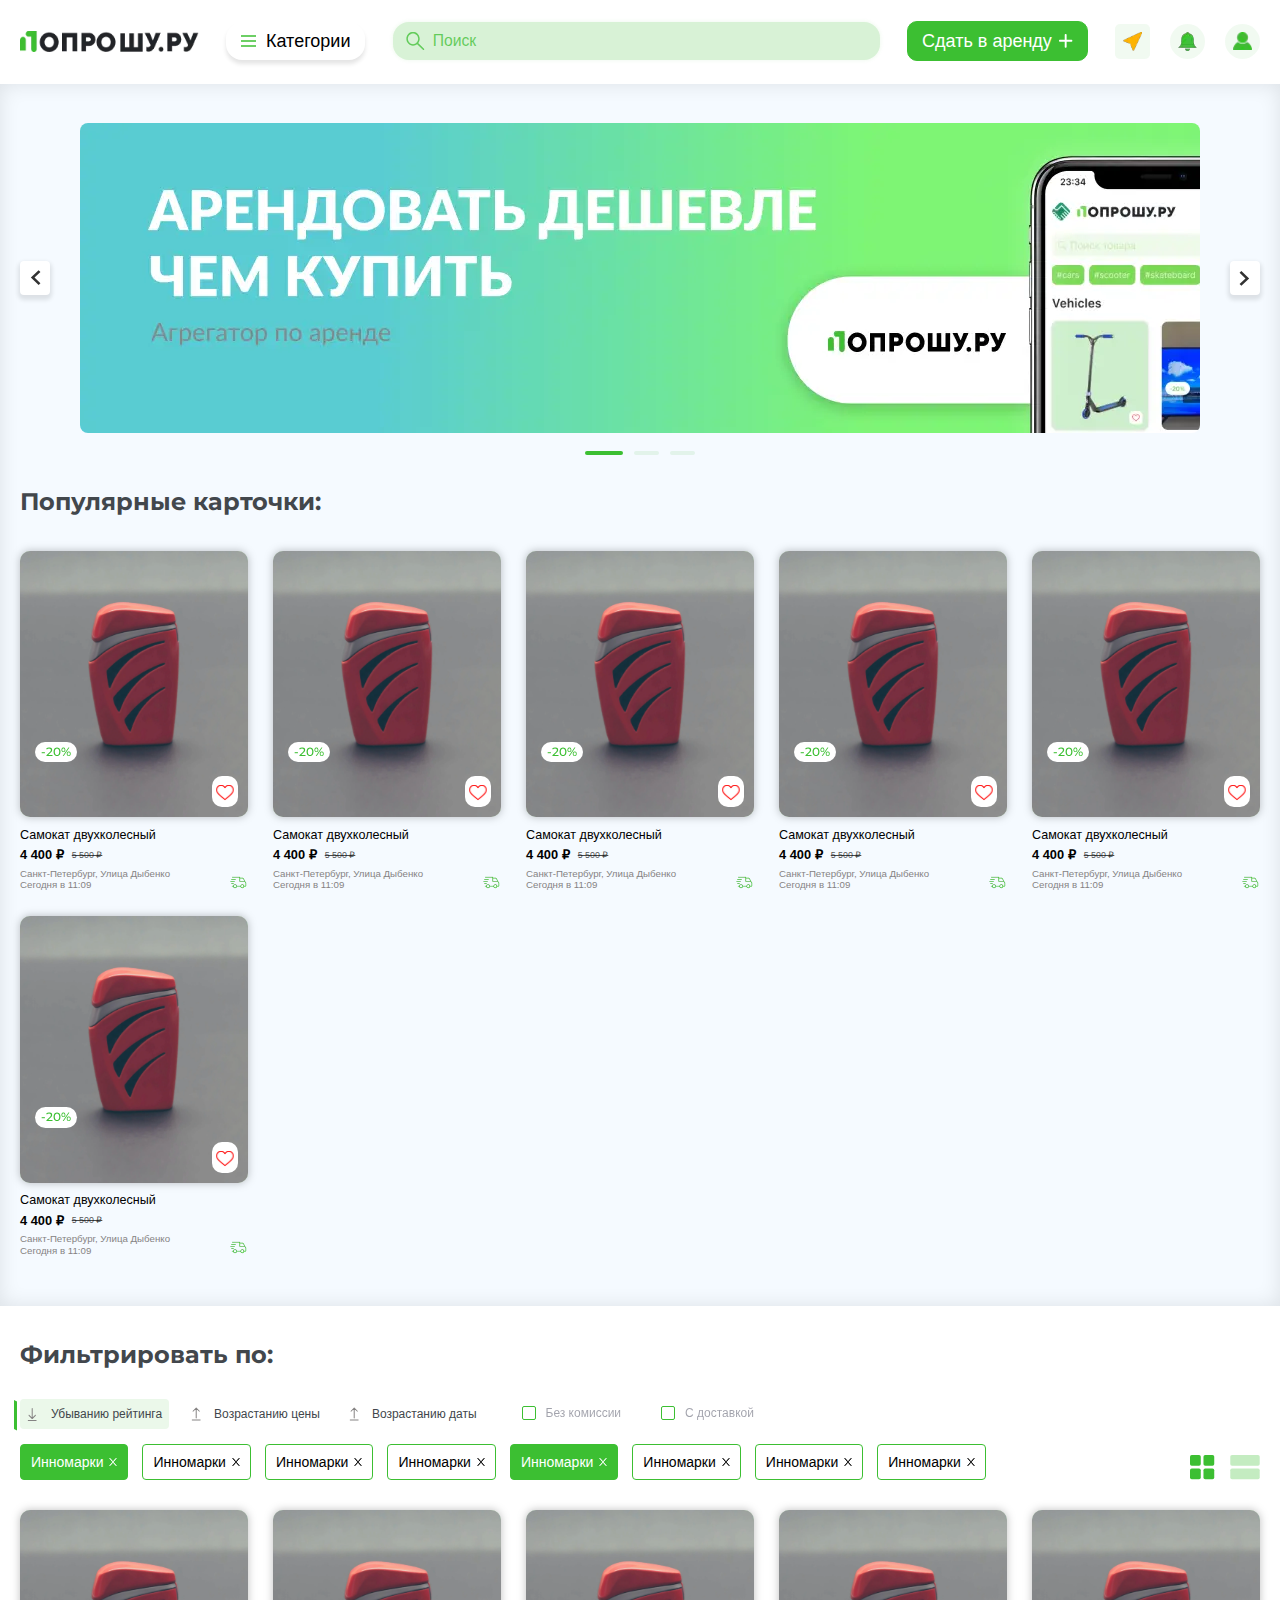
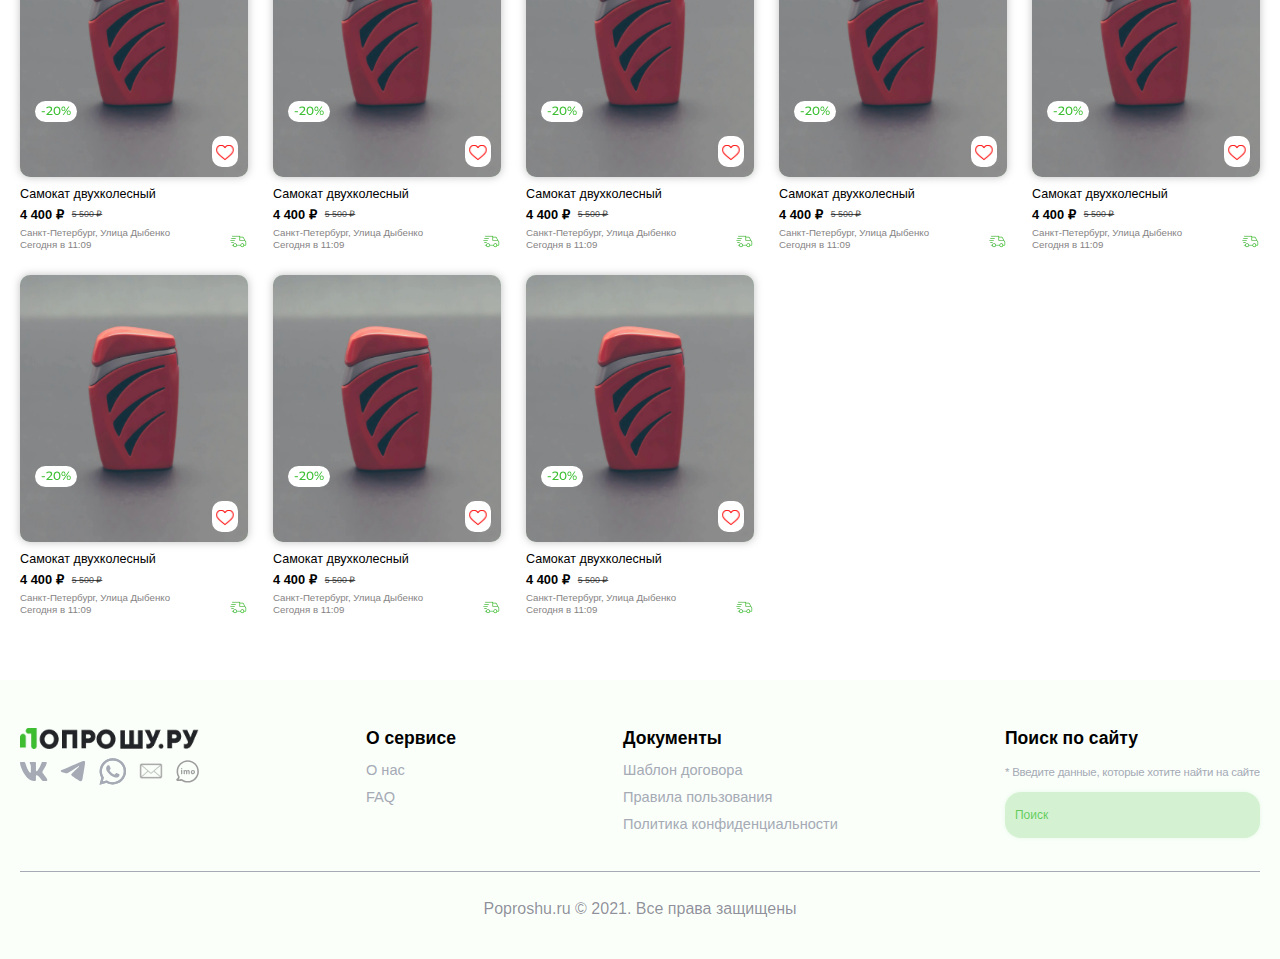
<file: home.html>
<!DOCTYPE html>
<html lang="ru">

<head>
	<title>Cards</title>
	<meta charset="UTF-8" />
	<meta name="format-detection" content="telephone=no" />
	<!-- <style>body{opacity: 0;}</style> -->
	<link rel="stylesheet" href="css/style.min.css?_v=20220603152031" />
	<!-- <link rel="shortcut icon" href="favicon.ico"> -->
	<!-- <meta name="robots" content="noindex, nofollow"> -->
	<meta name="viewport" content="width=device-width, initial-scale=1.0" />
	<link href="https://fonts.googleapis.com/css?family=Montserrat:100,200,300,regular,500,600,700,800,900,100italic,200italic,300italic,italic,500italic,600italic,700italic,800italic,900italic&_v=20220603152031" rel="stylesheet" />
	<link href="https://fonts.googleapis.com/css?family=Open+Sans:300,regular,500,600,700,800,300italic,italic,500italic,600italic,700italic,800italic&_v=20220603152031" rel="stylesheet" />
</head>

<body>
	<div class="wrapper">
		<header class="header">
			<div class="header__container">
				<div class="header__wrapper">
					<button class="header__burger" id="header__burger">
						<img src="img/icon-burger-mob.svg" alt="" />
					</button>
					<a href="">
						<div class="header__logo">
							<picture><source srcset="img/logo.webp" type="image/webp"><img src="img/logo.png" alt="" /></picture>
						</div>
					</a>
					<button class="header__menu-button" id="header__menu-open">
						<div class="header__menu-icon">
							<span></span><span></span><span></span>
						</div>
						Категории
					</button>
					<form action="" class="header__form form-header">
						<input type="text" class="form-header__input" placeholder="Поиск" />
						<button>
							<img src="img/icon-search.svg" alt="" class="form-header__icon" />
						</button>
					</form>
					<button class="header__button btn btn-green">
						Сдать в аренду
						<img src="img/icon-plus.svg" alt="" />
					</button>
					<div class="header__links links-header">
						<a class="links-header__item links-header__mobile" href="">
							<img src="img/icon-search.svg" alt="" />
						</a>
						<a class="links-header__item links-header__nav" href="">
							<picture><source srcset="img/icon-navig.webp" type="image/webp"><img src="img/icon-navig.png" alt="" /></picture>
						</a>
						<a class="links-header__item" href="">
							<picture><source srcset="img/icon-bell.webp" type="image/webp"><img src="img/icon-bell.png" alt="" /></picture>
						</a>
						<a class="links-header__item" href="">
							<picture><source srcset="img/icon-user.webp" type="image/webp"><img src="img/icon-user.png" alt="" /></picture>
						</a>
					</div>
				</div>
			</div>
			<div class="header__menu menu-header" id="header__menu">
				<div data-tabs class="menu-header__container">
					<div class="menu-header__list">
						<div class="menu-header__list-title">Категории</div>
						<nav data-tabs-titles class="menu-header__navigation">
							<button type="button" class="menu-header__title _tab-active">
								<img src="img/menu-icons/1.svg" alt="" />
								Для детей
							</button>
							<button type="button" class="menu-header__title">
								<img src="img/menu-icons/2.svg" alt="" />
								Одежда
							</button>
							<button type="button" class="menu-header__title">
								<img src="img/menu-icons/3.svg" alt="" />
								Электроника
							</button>
						</nav>
					</div>
					<div class="menu-header__main">
						<div class="menu-header__main-close" id="menu-header__main-close">
							<svg width="11" height="11" viewBox="0 0 11 11" fill="none" xmlns="http://www.w3.org/2000/svg">
								<path d="M1.36059 0.422934L1.36064 0.422991C1.36063 0.422972 1.36061 0.422952 1.36059 0.422934ZM1.36059 0.422934C1.36025 0.422544 1.35992 0.422153 1.35958 0.42176L1.35958 0.421762L1.36059 0.422934ZM6.02842 5.17315L5.74609 5.5L6.02842 5.82685L10.0651 10.5H9.57284L5.8784 6.22256L5.5 5.78445L5.1216 6.22256L1.42716 10.5H0.934853L4.97158 5.82685L5.25391 5.5L4.97158 5.17315L0.934852 0.5H1.42716L5.1216 4.77744L5.5 5.21555L5.8784 4.77744L9.57284 0.5H10.0651L6.02842 5.17315Z" fill="black" stroke="black" />
							</svg>
						</div>
						<div data-tabs-body class="menu-header__content">
							<div class="menu-header__body">
								<div class="menu-header__body-title">Одежда</div>
								<div class="menu-header__body-grid menu__header-grid">
									<div class="menu__header-grid__element">
										<div class="menu__header-grid__name">Аксессуары</div>
										<ul class="menu__header-grid__list">
											<li class="menu__header-grid-item">
												<a href="">Галстуки</a>
											</li>
											<li class="menu__header-grid-item">
												<a href="">Галстуки</a>
											</li>
											<li class="menu__header-grid-item">
												<a href="">Галстуки</a>
											</li>
										</ul>
										<button class="menu__header-grid__more">Еще...</button>
									</div>
									<div class="menu__header-grid__element">
										<div class="menu__header-grid__name">Аксессуары</div>
										<ul class="menu__header-grid__list">
											<li class="menu__header-grid-item">
												<a href="">Галстуки</a>
											</li>
											<li class="menu__header-grid-item">
												<a href="">Галстуки</a>
											</li>
											<li class="menu__header-grid-item">
												<a href="">Галстуки</a>
											</li>
										</ul>
										<button class="menu__header-grid__more">Еще...</button>
									</div>
									<div class="menu__header-grid__element">
										<div class="menu__header-grid__name">Аксессуары</div>
										<ul class="menu__header-grid__list">
											<li class="menu__header-grid-item">
												<a href="">Галстуки</a>
											</li>
											<li class="menu__header-grid-item">
												<a href="">Галстуки</a>
											</li>
											<li class="menu__header-grid-item">
												<a href="">Галстуки</a>
											</li>
										</ul>
										<button class="menu__header-grid__more">Еще...</button>
									</div>
									<div class="menu__header-grid__element">
										<div class="menu__header-grid__name">Аксессуары</div>
										<ul class="menu__header-grid__list">
											<li class="menu__header-grid-item">
												<a href="">Галстуки</a>
											</li>
											<li class="menu__header-grid-item">
												<a href="">Галстуки</a>
											</li>
											<li class="menu__header-grid-item">
												<a href="">Галстуки</a>
											</li>
										</ul>
										<button class="menu__header-grid__more">Еще...</button>
									</div>
									<div class="menu__header-grid__element">
										<div class="menu__header-grid__name">Аксессуары</div>
										<ul class="menu__header-grid__list">
											<li class="menu__header-grid-item">
												<a href="">Галстуки</a>
											</li>
											<li class="menu__header-grid-item">
												<a href="">Галстуки</a>
											</li>
											<li class="menu__header-grid-item">
												<a href="">Галстуки</a>
											</li>
										</ul>
										<button class="menu__header-grid__more">Еще...</button>
									</div>
									<div class="menu__header-grid__element">
										<div class="menu__header-grid__name">Аксессуары</div>
										<ul class="menu__header-grid__list">
											<li class="menu__header-grid-item">
												<a href="">Галстуки</a>
											</li>
											<li class="menu__header-grid-item">
												<a href="">Галстуки</a>
											</li>
											<li class="menu__header-grid-item">
												<a href="">Галстуки</a>
											</li>
										</ul>
										<button class="menu__header-grid__more">Еще...</button>
									</div>
									<div class="menu__header-grid__element">
										<div class="menu__header-grid__name">Аксессуары</div>
										<ul class="menu__header-grid__list">
											<li class="menu__header-grid-item">
												<a href="">Галстуки</a>
											</li>
											<li class="menu__header-grid-item">
												<a href="">Галстуки</a>
											</li>
											<li class="menu__header-grid-item">
												<a href="">Галстуки</a>
											</li>
										</ul>
										<button class="menu__header-grid__more">Еще...</button>
									</div>
									<div class="menu__header-grid__element">
										<div class="menu__header-grid__name">Аксессуары</div>
										<ul class="menu__header-grid__list">
											<li class="menu__header-grid-item">
												<a href="">Галстуки</a>
											</li>
											<li class="menu__header-grid-item">
												<a href="">Галстуки</a>
											</li>
											<li class="menu__header-grid-item">
												<a href="">Галстуки</a>
											</li>
										</ul>
										<button class="menu__header-grid__more">Еще...</button>
									</div>
									<div class="menu__header-grid__element">
										<div class="menu__header-grid__name">Аксессуары</div>
										<ul class="menu__header-grid__list">
											<li class="menu__header-grid-item">
												<a href="">Галстуки</a>
											</li>
											<li class="menu__header-grid-item">
												<a href="">Галстуки</a>
											</li>
											<li class="menu__header-grid-item">
												<a href="">Галстуки</a>
											</li>
										</ul>
										<button class="menu__header-grid__more">Еще...</button>
									</div>
								</div>
							</div>
							<div class="menu-header__body">Содержимое второго таба</div>
							<div class="menu-header__body">Содержимое третьего таба</div>
						</div>
					</div>
				</div>
			</div>
		</header>

		<main>
			<section class="main__top">
				<div class="banner">
					<div class="banner__container">
						<div class="banner__main">
							<button class="banner__arrow banner__arrow-prev">
								<img src="img/icon-arrow.svg" alt="">
							</button>
							<div class="banner__slides">
								<picture><source srcset="img/banner.webp" type="image/webp"><img src="img/banner.png" alt=""></picture>
							</div>
							<button class="banner__arrow banner__arrow-next">
								<img src="img/icon-arrow.svg" alt="">
							</button>
						</div>
						<div class="banner__navig">
							<span class="banner__navig-bullet _active"></span>
							<span class="banner__navig-bullet"></span>
							<span class="banner__navig-bullet"></span>
						</div>
					</div>
				</div>
				<div class="main__popular">
					<div class="cards__container">
						<div class="main__title title">Популярные карточки:</div>
						<ul class="cards__wrap">
							<li class="cards__item item-card">
								<div class="item-card__image-wrap">
									<a href="" class="item-card__image-ibg">
										<picture>
											<source srcset="img/random.webp" type="image/webp" />
											<img src="img/random.jpg" alt="" />
										</picture>
									</a>
									<div class="item-card__sale">-20%</div>
									<a href="" class="item-card__like">
										<img src="img/icon-heart.svg" alt="" />
									</a>
								</div>
								<div class="item-card__info">
									<a href="" class="item-card__info-name">
										Самокат двухколесный
									</a>
									<div class="item-card__info-price">
										<div class="item-card__info-price__currrent">
											4 400 ₽
										</div>
										<div class="item-card__info-price__old">5 500 ₽</div>
									</div>
									<div class="item-card__other">
										<div class="item-card__part">
											<div class="item-card__place">
												Санкт-Петербург, Улица Дыбенко
											</div>
											<div class="item-card__time">Сегодня в 11:09</div>
										</div>
										<div class="item-card__delivery">
											<picture>
												<source srcset="img/icon-delivery.webp" type="image/webp" />
												<img src="img/icon-delivery.png" alt="" />
											</picture>
										</div>
									</div>
								</div>
							</li>
							<li class="cards__item item-card">
								<div class="item-card__image-wrap">
									<a href="" class="item-card__image-ibg">
										<picture>
											<source srcset="img/random.webp" type="image/webp" />
											<img src="img/random.jpg" alt="" />
										</picture>
									</a>
									<div class="item-card__sale">-20%</div>
									<a href="" class="item-card__like">
										<img src="img/icon-heart.svg" alt="" />
									</a>
								</div>
								<div class="item-card__info">
									<a href="" class="item-card__info-name">
										Самокат двухколесный
									</a>
									<div class="item-card__info-price">
										<div class="item-card__info-price__currrent">
											4 400 ₽
										</div>
										<div class="item-card__info-price__old">5 500 ₽</div>
									</div>
									<div class="item-card__other">
										<div class="item-card__part">
											<div class="item-card__place">
												Санкт-Петербург, Улица Дыбенко
											</div>
											<div class="item-card__time">Сегодня в 11:09</div>
										</div>
										<div class="item-card__delivery">
											<picture>
												<source srcset="img/icon-delivery.webp" type="image/webp" />
												<img src="img/icon-delivery.png" alt="" />
											</picture>
										</div>
									</div>
								</div>
							</li>
							<li class="cards__item item-card">
								<div class="item-card__image-wrap">
									<a href="" class="item-card__image-ibg">
										<picture>
											<source srcset="img/random.webp" type="image/webp" />
											<img src="img/random.jpg" alt="" />
										</picture>
									</a>
									<div class="item-card__sale">-20%</div>
									<a href="" class="item-card__like">
										<img src="img/icon-heart.svg" alt="" />
									</a>
								</div>
								<div class="item-card__info">
									<a href="" class="item-card__info-name">
										Самокат двухколесный
									</a>
									<div class="item-card__info-price">
										<div class="item-card__info-price__currrent">
											4 400 ₽
										</div>
										<div class="item-card__info-price__old">5 500 ₽</div>
									</div>
									<div class="item-card__other">
										<div class="item-card__part">
											<div class="item-card__place">
												Санкт-Петербург, Улица Дыбенко
											</div>
											<div class="item-card__time">Сегодня в 11:09</div>
										</div>
										<div class="item-card__delivery">
											<picture>
												<source srcset="img/icon-delivery.webp" type="image/webp" />
												<img src="img/icon-delivery.png" alt="" />
											</picture>
										</div>
									</div>
								</div>
							</li>
							<li class="cards__item item-card">
								<div class="item-card__image-wrap">
									<a href="" class="item-card__image-ibg">
										<picture>
											<source srcset="img/random.webp" type="image/webp" />
											<img src="img/random.jpg" alt="" />
										</picture>
									</a>
									<div class="item-card__sale">-20%</div>
									<a href="" class="item-card__like">
										<img src="img/icon-heart.svg" alt="" />
									</a>
								</div>
								<div class="item-card__info">
									<a href="" class="item-card__info-name">
										Самокат двухколесный
									</a>
									<div class="item-card__info-price">
										<div class="item-card__info-price__currrent">
											4 400 ₽
										</div>
										<div class="item-card__info-price__old">5 500 ₽</div>
									</div>
									<div class="item-card__other">
										<div class="item-card__part">
											<div class="item-card__place">
												Санкт-Петербург, Улица Дыбенко
											</div>
											<div class="item-card__time">Сегодня в 11:09</div>
										</div>
										<div class="item-card__delivery">
											<picture>
												<source srcset="img/icon-delivery.webp" type="image/webp" />
												<img src="img/icon-delivery.png" alt="" />
											</picture>
										</div>
									</div>
								</div>
							</li>
							<li class="cards__item item-card">
								<div class="item-card__image-wrap">
									<a href="" class="item-card__image-ibg">
										<picture>
											<source srcset="img/random.webp" type="image/webp" />
											<img src="img/random.jpg" alt="" />
										</picture>
									</a>
									<div class="item-card__sale">-20%</div>
									<a href="" class="item-card__like">
										<img src="img/icon-heart.svg" alt="" />
									</a>
								</div>
								<div class="item-card__info">
									<a href="" class="item-card__info-name">
										Самокат двухколесный
									</a>
									<div class="item-card__info-price">
										<div class="item-card__info-price__currrent">
											4 400 ₽
										</div>
										<div class="item-card__info-price__old">5 500 ₽</div>
									</div>
									<div class="item-card__other">
										<div class="item-card__part">
											<div class="item-card__place">
												Санкт-Петербург, Улица Дыбенко
											</div>
											<div class="item-card__time">Сегодня в 11:09</div>
										</div>
										<div class="item-card__delivery">
											<picture>
												<source srcset="img/icon-delivery.webp" type="image/webp" />
												<img src="img/icon-delivery.png" alt="" />
											</picture>
										</div>
									</div>
								</div>
							</li>
							<li class="cards__item item-card">
								<div class="item-card__image-wrap">
									<a href="" class="item-card__image-ibg">
										<picture>
											<source srcset="img/random.webp" type="image/webp" />
											<img src="img/random.jpg" alt="" />
										</picture>
									</a>
									<div class="item-card__sale">-20%</div>
									<a href="" class="item-card__like">
										<img src="img/icon-heart.svg" alt="" />
									</a>
								</div>
								<div class="item-card__info">
									<a href="" class="item-card__info-name">
										Самокат двухколесный
									</a>
									<div class="item-card__info-price">
										<div class="item-card__info-price__currrent">
											4 400 ₽
										</div>
										<div class="item-card__info-price__old">5 500 ₽</div>
									</div>
									<div class="item-card__other">
										<div class="item-card__part">
											<div class="item-card__place">
												Санкт-Петербург, Улица Дыбенко
											</div>
											<div class="item-card__time">Сегодня в 11:09</div>
										</div>
										<div class="item-card__delivery">
											<picture>
												<source srcset="img/icon-delivery.webp" type="image/webp" />
												<img src="img/icon-delivery.png" alt="" />
											</picture>
										</div>
									</div>
								</div>
							</li>
						</ul>
					</div>
				</div>
			</section>
			<div class="filter__container">
				<h2 class="filter__title title">Фильтрировать по:</h2>
				<div class="filter__wrap">
					<div class="filter__main">
						<div class="filter__line">
							<div class="filter__sort-wrap">
								<ul class="filter__sort">
									<li class="filter__sort-item active">
										<img src="img/icon-down.svg" alt="" />
										Убыванию рейтинга
									</li>
									<li class="filter__sort-item">
										<img src="img/icon-up.svg" alt="" />
										Возрастанию цены
									</li>
									<li class="filter__sort-item">
										<img src="img/icon-up.svg" alt="" />
										Возрастанию даты
									</li>
								</ul>
							</div>
							<div class="filter__check">
								<div class="checkbox">
									<input id="c_1" class="checkbox__input" type="checkbox" value="com" name="form[]" />
									<label for="c_1" class="checkbox__label"><span class="checkbox__text">Без комиссии</span></label>
								</div>
								<div class="checkbox">
									<input id="c_2" class="checkbox__input" type="checkbox" value="del" name="form[]" />
									<label for="c_2" class="checkbox__label"><span class="checkbox__text">С доставкой</span></label>
								</div>
							</div>
						</div>
						<div class="filter__line">
							<ul class="filter__tags">
								<li class="filter__tag active">
									Инномарки
									<svg width="11" height="11" viewBox="0 0 11 11" fill="none" xmlns="http://www.w3.org/2000/svg">
										<path d="M1.36059 0.422934L1.36064 0.422991C1.36063 0.422972 1.36061 0.422952 1.36059 0.422934ZM1.36059 0.422934C1.36025 0.422544 1.35992 0.422153 1.35958 0.42176L1.35958 0.421762L1.36059 0.422934ZM6.02842 5.17315L5.74609 5.5L6.02842 5.82685L10.0651 10.5H9.57284L5.8784 6.22256L5.5 5.78445L5.1216 6.22256L1.42716 10.5H0.934853L4.97158 5.82685L5.25391 5.5L4.97158 5.17315L0.934852 0.5H1.42716L5.1216 4.77744L5.5 5.21555L5.8784 4.77744L9.57284 0.5H10.0651L6.02842 5.17315Z" fill="black" stroke="black" />
									</svg>
								</li>
								<li class="filter__tag">
									Инномарки
									<svg width="11" height="11" viewBox="0 0 11 11" fill="none" xmlns="http://www.w3.org/2000/svg">
										<path d="M1.36059 0.422934L1.36064 0.422991C1.36063 0.422972 1.36061 0.422952 1.36059 0.422934ZM1.36059 0.422934C1.36025 0.422544 1.35992 0.422153 1.35958 0.42176L1.35958 0.421762L1.36059 0.422934ZM6.02842 5.17315L5.74609 5.5L6.02842 5.82685L10.0651 10.5H9.57284L5.8784 6.22256L5.5 5.78445L5.1216 6.22256L1.42716 10.5H0.934853L4.97158 5.82685L5.25391 5.5L4.97158 5.17315L0.934852 0.5H1.42716L5.1216 4.77744L5.5 5.21555L5.8784 4.77744L9.57284 0.5H10.0651L6.02842 5.17315Z" fill="black" stroke="black" />
									</svg>
								</li>
								<li class="filter__tag">
									Инномарки
									<svg width="11" height="11" viewBox="0 0 11 11" fill="none" xmlns="http://www.w3.org/2000/svg">
										<path d="M1.36059 0.422934L1.36064 0.422991C1.36063 0.422972 1.36061 0.422952 1.36059 0.422934ZM1.36059 0.422934C1.36025 0.422544 1.35992 0.422153 1.35958 0.42176L1.35958 0.421762L1.36059 0.422934ZM6.02842 5.17315L5.74609 5.5L6.02842 5.82685L10.0651 10.5H9.57284L5.8784 6.22256L5.5 5.78445L5.1216 6.22256L1.42716 10.5H0.934853L4.97158 5.82685L5.25391 5.5L4.97158 5.17315L0.934852 0.5H1.42716L5.1216 4.77744L5.5 5.21555L5.8784 4.77744L9.57284 0.5H10.0651L6.02842 5.17315Z" fill="black" stroke="black" />
									</svg>
								</li>
								<li class="filter__tag">
									Инномарки
									<svg width="11" height="11" viewBox="0 0 11 11" fill="none" xmlns="http://www.w3.org/2000/svg">
										<path d="M1.36059 0.422934L1.36064 0.422991C1.36063 0.422972 1.36061 0.422952 1.36059 0.422934ZM1.36059 0.422934C1.36025 0.422544 1.35992 0.422153 1.35958 0.42176L1.35958 0.421762L1.36059 0.422934ZM6.02842 5.17315L5.74609 5.5L6.02842 5.82685L10.0651 10.5H9.57284L5.8784 6.22256L5.5 5.78445L5.1216 6.22256L1.42716 10.5H0.934853L4.97158 5.82685L5.25391 5.5L4.97158 5.17315L0.934852 0.5H1.42716L5.1216 4.77744L5.5 5.21555L5.8784 4.77744L9.57284 0.5H10.0651L6.02842 5.17315Z" fill="black" stroke="black" />
									</svg>
								</li>
								<li class="filter__tag active">
									Инномарки
									<svg width="11" height="11" viewBox="0 0 11 11" fill="none" xmlns="http://www.w3.org/2000/svg">
										<path d="M1.36059 0.422934L1.36064 0.422991C1.36063 0.422972 1.36061 0.422952 1.36059 0.422934ZM1.36059 0.422934C1.36025 0.422544 1.35992 0.422153 1.35958 0.42176L1.35958 0.421762L1.36059 0.422934ZM6.02842 5.17315L5.74609 5.5L6.02842 5.82685L10.0651 10.5H9.57284L5.8784 6.22256L5.5 5.78445L5.1216 6.22256L1.42716 10.5H0.934853L4.97158 5.82685L5.25391 5.5L4.97158 5.17315L0.934852 0.5H1.42716L5.1216 4.77744L5.5 5.21555L5.8784 4.77744L9.57284 0.5H10.0651L6.02842 5.17315Z" fill="black" stroke="black" />
									</svg>
								</li>
								<li class="filter__tag">
									Инномарки
									<svg width="11" height="11" viewBox="0 0 11 11" fill="none" xmlns="http://www.w3.org/2000/svg">
										<path d="M1.36059 0.422934L1.36064 0.422991C1.36063 0.422972 1.36061 0.422952 1.36059 0.422934ZM1.36059 0.422934C1.36025 0.422544 1.35992 0.422153 1.35958 0.42176L1.35958 0.421762L1.36059 0.422934ZM6.02842 5.17315L5.74609 5.5L6.02842 5.82685L10.0651 10.5H9.57284L5.8784 6.22256L5.5 5.78445L5.1216 6.22256L1.42716 10.5H0.934853L4.97158 5.82685L5.25391 5.5L4.97158 5.17315L0.934852 0.5H1.42716L5.1216 4.77744L5.5 5.21555L5.8784 4.77744L9.57284 0.5H10.0651L6.02842 5.17315Z" fill="black" stroke="black" />
									</svg>
								</li>
								<li class="filter__tag">
									Инномарки
									<svg width="11" height="11" viewBox="0 0 11 11" fill="none" xmlns="http://www.w3.org/2000/svg">
										<path d="M1.36059 0.422934L1.36064 0.422991C1.36063 0.422972 1.36061 0.422952 1.36059 0.422934ZM1.36059 0.422934C1.36025 0.422544 1.35992 0.422153 1.35958 0.42176L1.35958 0.421762L1.36059 0.422934ZM6.02842 5.17315L5.74609 5.5L6.02842 5.82685L10.0651 10.5H9.57284L5.8784 6.22256L5.5 5.78445L5.1216 6.22256L1.42716 10.5H0.934853L4.97158 5.82685L5.25391 5.5L4.97158 5.17315L0.934852 0.5H1.42716L5.1216 4.77744L5.5 5.21555L5.8784 4.77744L9.57284 0.5H10.0651L6.02842 5.17315Z" fill="black" stroke="black" />
									</svg>
								</li>
								<li class="filter__tag">
									Инномарки
									<svg width="11" height="11" viewBox="0 0 11 11" fill="none" xmlns="http://www.w3.org/2000/svg">
										<path d="M1.36059 0.422934L1.36064 0.422991C1.36063 0.422972 1.36061 0.422952 1.36059 0.422934ZM1.36059 0.422934C1.36025 0.422544 1.35992 0.422153 1.35958 0.42176L1.35958 0.421762L1.36059 0.422934ZM6.02842 5.17315L5.74609 5.5L6.02842 5.82685L10.0651 10.5H9.57284L5.8784 6.22256L5.5 5.78445L5.1216 6.22256L1.42716 10.5H0.934853L4.97158 5.82685L5.25391 5.5L4.97158 5.17315L0.934852 0.5H1.42716L5.1216 4.77744L5.5 5.21555L5.8784 4.77744L9.57284 0.5H10.0651L6.02842 5.17315Z" fill="black" stroke="black" />
									</svg>
								</li>
							</ul>
						</div>
					</div>
					<div class="filter__type">
						<img src="img/icon-grid.svg" alt="" />
						<img src="img/icon-row.svg" alt="" />
					</div>
				</div>
			</div>
			<div class="cards__container">
				<ul class="cards__wrap">
					<li class="cards__item item-card">
						<div class="item-card__image-wrap">
							<a href="" class="item-card__image-ibg">
								<picture>
									<source srcset="img/random.webp" type="image/webp"><img src="img/random.jpg" alt="">
								</picture>
							</a>
							<div class="item-card__sale">-20%</div>
							<a href="" class="item-card__like">
								<img src="img/icon-heart.svg" alt="">
							</a>
						</div>
						<div class="item-card__info">
							<a href="" class="item-card__info-name">
								Самокат двухколесный
							</a>
							<div class="item-card__info-price ">
								<div class="item-card__info-price__currrent">4 400 ₽</div>
								<div class="item-card__info-price__old">
									5 500 ₽
								</div>
							</div>
							<div class="item-card__other">
								<div class="item-card__part">
									<div class="item-card__place">
										Санкт-Петербург, Улица Дыбенко
									</div>
									<div class="item-card__time">Сегодня в 11:09</div>
								</div>
								<div class="item-card__delivery">
									<picture>
										<source srcset="img/icon-delivery.webp" type="image/webp"><img src="img/icon-delivery.png" alt="">
									</picture>
								</div>
							</div>
						</div>
					</li>
					<li class="cards__item item-card">
						<div class="item-card__image-wrap">
							<a href="" class="item-card__image-ibg">
								<picture>
									<source srcset="img/random.webp" type="image/webp"><img src="img/random.jpg" alt="">
								</picture>
							</a>
							<div class="item-card__sale">-20%</div>
							<a href="" class="item-card__like">
								<img src="img/icon-heart.svg" alt="">
							</a>
						</div>
						<div class="item-card__info">
							<a href="" class="item-card__info-name">
								Самокат двухколесный
							</a>
							<div class="item-card__info-price ">
								<div class="item-card__info-price__currrent">4 400 ₽</div>
								<div class="item-card__info-price__old">
									5 500 ₽
								</div>
							</div>
							<div class="item-card__other">
								<div class="item-card__part">
									<div class="item-card__place">
										Санкт-Петербург, Улица Дыбенко
									</div>
									<div class="item-card__time">Сегодня в 11:09</div>
								</div>
								<div class="item-card__delivery">
									<picture>
										<source srcset="img/icon-delivery.webp" type="image/webp"><img src="img/icon-delivery.png" alt="">
									</picture>
								</div>
							</div>
						</div>
					</li>
					<li class="cards__item item-card">
						<div class="item-card__image-wrap">
							<a href="" class="item-card__image-ibg">
								<picture>
									<source srcset="img/random.webp" type="image/webp"><img src="img/random.jpg" alt="">
								</picture>
							</a>
							<div class="item-card__sale">-20%</div>
							<a href="" class="item-card__like">
								<img src="img/icon-heart.svg" alt="">
							</a>
						</div>
						<div class="item-card__info">
							<a href="" class="item-card__info-name">
								Самокат двухколесный
							</a>
							<div class="item-card__info-price ">
								<div class="item-card__info-price__currrent">4 400 ₽</div>
								<div class="item-card__info-price__old">
									5 500 ₽
								</div>
							</div>
							<div class="item-card__other">
								<div class="item-card__part">
									<div class="item-card__place">
										Санкт-Петербург, Улица Дыбенко
									</div>
									<div class="item-card__time">Сегодня в 11:09</div>
								</div>
								<div class="item-card__delivery">
									<picture>
										<source srcset="img/icon-delivery.webp" type="image/webp"><img src="img/icon-delivery.png" alt="">
									</picture>
								</div>
							</div>
						</div>
					</li>
					<li class="cards__item item-card">
						<div class="item-card__image-wrap">
							<a href="" class="item-card__image-ibg">
								<picture>
									<source srcset="img/random.webp" type="image/webp"><img src="img/random.jpg" alt="">
								</picture>
							</a>
							<div class="item-card__sale">-20%</div>
							<a href="" class="item-card__like">
								<img src="img/icon-heart.svg" alt="">
							</a>
						</div>
						<div class="item-card__info">
							<a href="" class="item-card__info-name">
								Самокат двухколесный
							</a>
							<div class="item-card__info-price ">
								<div class="item-card__info-price__currrent">4 400 ₽</div>
								<div class="item-card__info-price__old">
									5 500 ₽
								</div>
							</div>
							<div class="item-card__other">
								<div class="item-card__part">
									<div class="item-card__place">
										Санкт-Петербург, Улица Дыбенко
									</div>
									<div class="item-card__time">Сегодня в 11:09</div>
								</div>
								<div class="item-card__delivery">
									<picture>
										<source srcset="img/icon-delivery.webp" type="image/webp"><img src="img/icon-delivery.png" alt="">
									</picture>
								</div>
							</div>
						</div>
					</li>
					<li class="cards__item item-card">
						<div class="item-card__image-wrap">
							<a href="" class="item-card__image-ibg">
								<picture>
									<source srcset="img/random.webp" type="image/webp"><img src="img/random.jpg" alt="">
								</picture>
							</a>
							<div class="item-card__sale">-20%</div>
							<a href="" class="item-card__like">
								<img src="img/icon-heart.svg" alt="">
							</a>
						</div>
						<div class="item-card__info">
							<a href="" class="item-card__info-name">
								Самокат двухколесный
							</a>
							<div class="item-card__info-price ">
								<div class="item-card__info-price__currrent">4 400 ₽</div>
								<div class="item-card__info-price__old">
									5 500 ₽
								</div>
							</div>
							<div class="item-card__other">
								<div class="item-card__part">
									<div class="item-card__place">
										Санкт-Петербург, Улица Дыбенко
									</div>
									<div class="item-card__time">Сегодня в 11:09</div>
								</div>
								<div class="item-card__delivery">
									<picture>
										<source srcset="img/icon-delivery.webp" type="image/webp"><img src="img/icon-delivery.png" alt="">
									</picture>
								</div>
							</div>
						</div>
					</li>
					<li class="cards__item item-card">
						<div class="item-card__image-wrap">
							<a href="" class="item-card__image-ibg">
								<picture>
									<source srcset="img/random.webp" type="image/webp"><img src="img/random.jpg" alt="">
								</picture>
							</a>
							<div class="item-card__sale">-20%</div>
							<a href="" class="item-card__like">
								<img src="img/icon-heart.svg" alt="">
							</a>
						</div>
						<div class="item-card__info">
							<a href="" class="item-card__info-name">
								Самокат двухколесный
							</a>
							<div class="item-card__info-price ">
								<div class="item-card__info-price__currrent">4 400 ₽</div>
								<div class="item-card__info-price__old">
									5 500 ₽
								</div>
							</div>
							<div class="item-card__other">
								<div class="item-card__part">
									<div class="item-card__place">
										Санкт-Петербург, Улица Дыбенко
									</div>
									<div class="item-card__time">Сегодня в 11:09</div>
								</div>
								<div class="item-card__delivery">
									<picture>
										<source srcset="img/icon-delivery.webp" type="image/webp"><img src="img/icon-delivery.png" alt="">
									</picture>
								</div>
							</div>
						</div>
					</li>
					<li class="cards__item item-card">
						<div class="item-card__image-wrap">
							<a href="" class="item-card__image-ibg">
								<picture>
									<source srcset="img/random.webp" type="image/webp"><img src="img/random.jpg" alt="">
								</picture>
							</a>
							<div class="item-card__sale">-20%</div>
							<a href="" class="item-card__like">
								<img src="img/icon-heart.svg" alt="">
							</a>
						</div>
						<div class="item-card__info">
							<a href="" class="item-card__info-name">
								Самокат двухколесный
							</a>
							<div class="item-card__info-price ">
								<div class="item-card__info-price__currrent">4 400 ₽</div>
								<div class="item-card__info-price__old">
									5 500 ₽
								</div>
							</div>
							<div class="item-card__other">
								<div class="item-card__part">
									<div class="item-card__place">
										Санкт-Петербург, Улица Дыбенко
									</div>
									<div class="item-card__time">Сегодня в 11:09</div>
								</div>
								<div class="item-card__delivery">
									<picture>
										<source srcset="img/icon-delivery.webp" type="image/webp"><img src="img/icon-delivery.png" alt="">
									</picture>
								</div>
							</div>
						</div>
					</li>
					<li class="cards__item item-card">
						<div class="item-card__image-wrap">
							<a href="" class="item-card__image-ibg">
								<picture>
									<source srcset="img/random.webp" type="image/webp"><img src="img/random.jpg" alt="">
								</picture>
							</a>
							<div class="item-card__sale">-20%</div>
							<a href="" class="item-card__like">
								<img src="img/icon-heart.svg" alt="">
							</a>
						</div>
						<div class="item-card__info">
							<a href="" class="item-card__info-name">
								Самокат двухколесный
							</a>
							<div class="item-card__info-price ">
								<div class="item-card__info-price__currrent">4 400 ₽</div>
								<div class="item-card__info-price__old">
									5 500 ₽
								</div>
							</div>
							<div class="item-card__other">
								<div class="item-card__part">
									<div class="item-card__place">
										Санкт-Петербург, Улица Дыбенко
									</div>
									<div class="item-card__time">Сегодня в 11:09</div>
								</div>
								<div class="item-card__delivery">
									<picture>
										<source srcset="img/icon-delivery.webp" type="image/webp"><img src="img/icon-delivery.png" alt="">
									</picture>
								</div>
							</div>
						</div>
					</li>
				</ul>
			</div>
		</main>
		<footer class="footer">
			<div class="footer__container">
				<div class="footer__top">
					<div class="footer__part">
						<a href="" class="footer__logo">
							<picture>
								<source srcset="img/logo.webp" type="image/webp" />
								<img src="img/logo.png" alt="" />
							</picture>
						</a>
						<ul class="footer__social">
							<li class="footer__social-item">
								<a href=""><img src="img/social/1.svg" alt="" /></a>
							</li>
							<li class="footer__social-item">
								<a href=""><img src="img/social/2.svg" alt="" /></a>
							</li>
							<li class="footer__social-item">
								<a href=""><img src="img/social/3.svg" alt="" /></a>
							</li>
							<li class="footer__social-item">
								<a href=""><img src="img/social/4.svg" alt="" /></a>
							</li>
							<li class="footer__social-item">
								<a href="">
									<img src="img/social/5.svg" alt="">
								</a>
							</li>
						</ul>
					</div>
					<div class="footer__part">
						<div class="footer__part-name">О сервисе</div>
						<ul class="footer__part-list">
							<li class="footer__part-list__item">
								<a href="">О нас</a>
							</li>
							<li class="footer__part-list__item">
								<a href="">FAQ</a>
							</li>
						</ul>
					</div>
					<div class="footer__part">
						<div class="footer__part-name">Документы</div>
						<ul class="footer__part-list">
							<li class="footer__part-list__item">
								<a href="">Шаблон договора </a>
							</li>
							<li class="footer__part-list__item">
								<a href="">Правила пользования</a>
							</li>
							<li class="footer__part-list__item">
								<a href="">Политика конфиденциальности</a>
							</li>
						</ul>
					</div>
					<div class="footer__part">
						<div class="footer__part-name">Поиск по сайту</div>
						<div class="footer__part-text">
							* Введите данные, которые хотите найти на сайте
						</div>
						<form action="" class="footer__form form">
							<input type="text" class="footer__input" placeholder="Поиск" />
						</form>
					</div>
				</div>
				<div class="footer__bottom">
					<div class="footer__copy">Poproshu.ru © 2021. Все права защищены</div>
				</div>
			</div>
		</footer>
	</div>

	<script src="js/app.min.js?_v=20220603152031"></script>
</body>

</html>
</file>
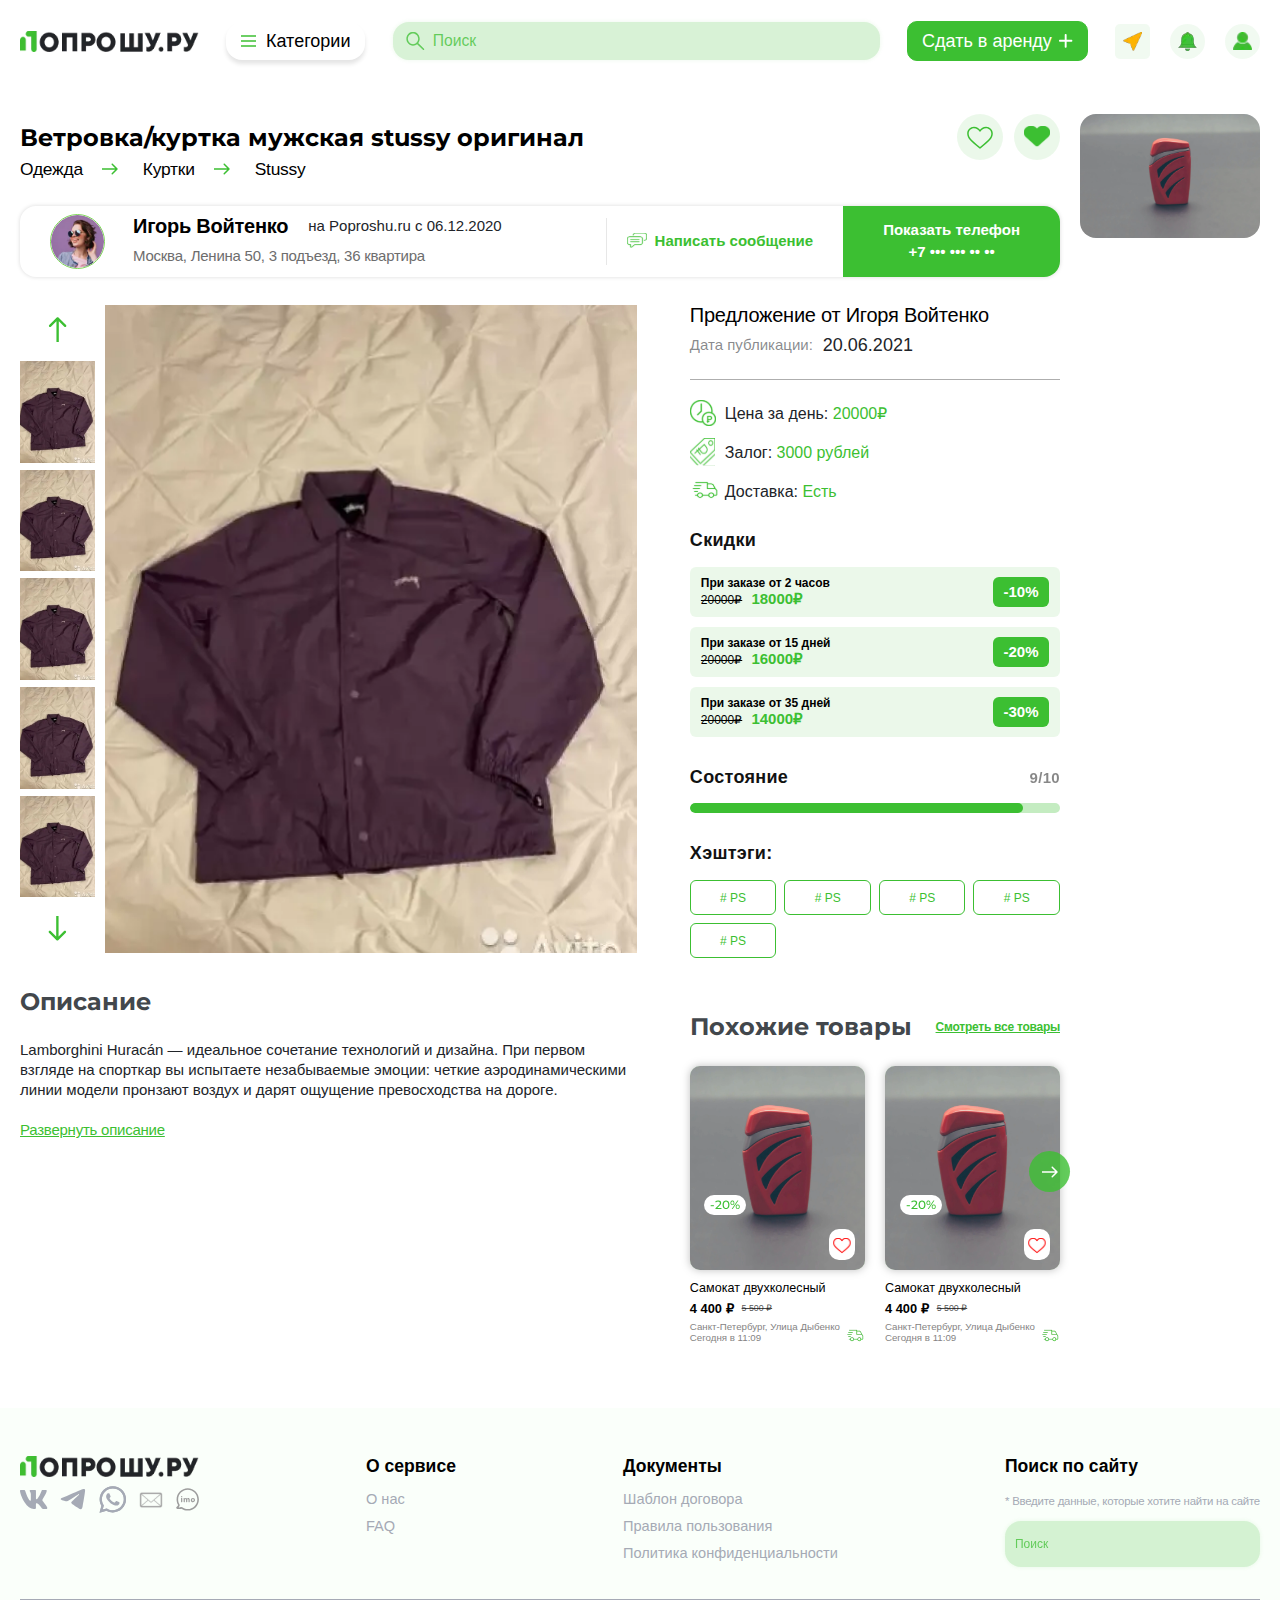
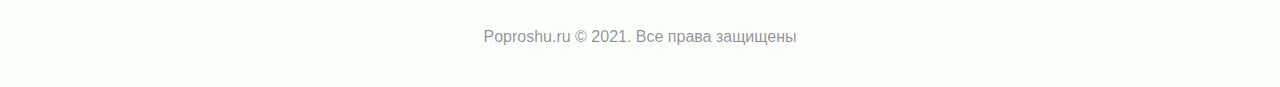
<file: product.html>
<!DOCTYPE html>
<html lang="ru">

<head>
	<title>Сдать в аренду</title>
	<meta charset="UTF-8" />
	<meta name="format-detection" content="telephone=no" />
	<!-- <style>body{opacity: 0;}</style> -->
	<link rel="stylesheet" href="css/style.min.css?_v=20220625150624" />
	<!-- <link rel="shortcut icon" href="favicon.ico"> -->
	<!-- <meta name="robots" content="noindex, nofollow"> -->
	<meta name="viewport" content="width=device-width, initial-scale=1.0" />
	<link href="https://fonts.googleapis.com/css?family=Montserrat:100,200,300,regular,500,600,700,800,900,100italic,200italic,300italic,italic,500italic,600italic,700italic,800italic,900italic&_v=20220625150624" rel="stylesheet" />
	<link href="https://fonts.googleapis.com/css?family=Open+Sans:300,regular,500,600,700,800,300italic,italic,500italic,600italic,700italic,800italic&_v=20220625150624" rel="stylesheet" />
</head>

<body>
	<div class="wrapper">
		<header class="header">
			<div class="header__container">
				<div class="header__wrapper">
					<button class="header__burger" id="header__burger">
						<img src="img/icon-burger-mob.svg" alt="" />
					</button>
					<a href="">
						<div class="header__logo">
							<picture><source srcset="img/logo.webp" type="image/webp"><img src="img/logo.png" alt="" /></picture>
						</div>
					</a>
					<button class="header__menu-button" id="header__menu-open">
						<div class="header__menu-icon">
							<span></span><span></span><span></span>
						</div>
						Категории
					</button>
					<form action="" class="header__form form-header">
						<input type="text" class="form-header__input" placeholder="Поиск" />
						<button>
							<img src="img/icon-search.svg" alt="" class="form-header__icon" />
						</button>
					</form>
					<button class="header__button btn btn-green">
						Сдать в аренду
						<img src="img/icon-plus.svg" alt="" />
					</button>
					<div class="header__links links-header">
						<a class="links-header__item links-header__mobile" href="">
							<img src="img/icon-search.svg" alt="" />
						</a>
						<a class="links-header__item links-header__nav" href="">
							<picture><source srcset="img/icon-navig.webp" type="image/webp"><img src="img/icon-navig.png" alt="" /></picture>
						</a>
						<a class="links-header__item" href="">
							<picture><source srcset="img/icon-bell.webp" type="image/webp"><img src="img/icon-bell.png" alt="" /></picture>
						</a>
						<div class="links-header__item-wrap">
							<div class="links-header__item links-header__item-user" id="links-header__item-drop">
								<picture><source srcset="img/icon-user.webp" type="image/webp"><img src="img/icon-user.png" alt="" /></picture>
							</div>
							<div class="links-header__item-drop item-drop__header" id="item-drop__header">
								<div class="item-drop__header-top">
									<div class="item-drop__header-name chosen" id="toggle-status">Отдать</div>
									<div class="item-drop__header-toggle">
										<div class="profile-tabs__notific-switch"></div>
									</div>
									<div class="item-drop__header-name">Взять</div>
								</div>
								<ul class="item-drop__header-list">
									<li class="item-drop__header-item"><a href="">Моя страница</a></li>
									<li class="item-drop__header-item"><a href="">Избранное</a></li>
									<li class="item-drop__header-item"><a href="">Настройки</a></li>
									<li class="item-drop__header-item"><a href="">Отдать в аренду</a></li>
								</ul>
							</div>
						</div>
					</div>
				</div>
			</div>
			<div class="header__menu menu-header" id="header__menu">
				<div data-tabs class="menu-header__container">
					<div class="menu-header__list">
						<div class="menu-header__list-title">Категории</div>
						<nav data-tabs-titles class="menu-header__navigation">
							<button type="button" class="menu-header__title _tab-active">
								<img src="img/menu-icons/1.svg" alt="" />
								Для детей
							</button>
							<button type="button" class="menu-header__title">
								<img src="img/menu-icons/2.svg" alt="" />
								Одежда
							</button>
							<button type="button" class="menu-header__title">
								<img src="img/menu-icons/3.svg" alt="" />
								Электроника
							</button>
						</nav>
					</div>
					<div class="menu-header__main">
						<div class="menu-header__main-close" id="menu-header__main-close">
							<svg width="11" height="11" viewBox="0 0 11 11" fill="none" xmlns="http://www.w3.org/2000/svg">
								<path d="M1.36059 0.422934L1.36064 0.422991C1.36063 0.422972 1.36061 0.422952 1.36059 0.422934ZM1.36059 0.422934C1.36025 0.422544 1.35992 0.422153 1.35958 0.42176L1.35958 0.421762L1.36059 0.422934ZM6.02842 5.17315L5.74609 5.5L6.02842 5.82685L10.0651 10.5H9.57284L5.8784 6.22256L5.5 5.78445L5.1216 6.22256L1.42716 10.5H0.934853L4.97158 5.82685L5.25391 5.5L4.97158 5.17315L0.934852 0.5H1.42716L5.1216 4.77744L5.5 5.21555L5.8784 4.77744L9.57284 0.5H10.0651L6.02842 5.17315Z" fill="black" stroke="black" />
							</svg>
						</div>
						<div data-tabs-body class="menu-header__content">
							<div class="menu-header__body">
								<div class="menu-header__body-title">Одежда</div>
								<div class="menu-header__body-grid menu__header-grid">
									<div class="menu__header-grid__element">
										<div class="menu__header-grid__name">Аксессуары</div>
										<ul class="menu__header-grid__list">
											<li class="menu__header-grid-item">
												<a href="">Галстуки</a>
											</li>
											<li class="menu__header-grid-item">
												<a href="">Галстуки</a>
											</li>
											<li class="menu__header-grid-item">
												<a href="">Галстуки</a>
											</li>
										</ul>
										<button class="menu__header-grid__more">Еще...</button>
									</div>
									<div class="menu__header-grid__element">
										<div class="menu__header-grid__name">Аксессуары</div>
										<ul class="menu__header-grid__list">
											<li class="menu__header-grid-item">
												<a href="">Галстуки</a>
											</li>
											<li class="menu__header-grid-item">
												<a href="">Галстуки</a>
											</li>
											<li class="menu__header-grid-item">
												<a href="">Галстуки</a>
											</li>
										</ul>
										<button class="menu__header-grid__more">Еще...</button>
									</div>
									<div class="menu__header-grid__element">
										<div class="menu__header-grid__name">Аксессуары</div>
										<ul class="menu__header-grid__list">
											<li class="menu__header-grid-item">
												<a href="">Галстуки</a>
											</li>
											<li class="menu__header-grid-item">
												<a href="">Галстуки</a>
											</li>
											<li class="menu__header-grid-item">
												<a href="">Галстуки</a>
											</li>
										</ul>
										<button class="menu__header-grid__more">Еще...</button>
									</div>
									<div class="menu__header-grid__element">
										<div class="menu__header-grid__name">Аксессуары</div>
										<ul class="menu__header-grid__list">
											<li class="menu__header-grid-item">
												<a href="">Галстуки</a>
											</li>
											<li class="menu__header-grid-item">
												<a href="">Галстуки</a>
											</li>
											<li class="menu__header-grid-item">
												<a href="">Галстуки</a>
											</li>
										</ul>
										<button class="menu__header-grid__more">Еще...</button>
									</div>
									<div class="menu__header-grid__element">
										<div class="menu__header-grid__name">Аксессуары</div>
										<ul class="menu__header-grid__list">
											<li class="menu__header-grid-item">
												<a href="">Галстуки</a>
											</li>
											<li class="menu__header-grid-item">
												<a href="">Галстуки</a>
											</li>
											<li class="menu__header-grid-item">
												<a href="">Галстуки</a>
											</li>
										</ul>
										<button class="menu__header-grid__more">Еще...</button>
									</div>
									<div class="menu__header-grid__element">
										<div class="menu__header-grid__name">Аксессуары</div>
										<ul class="menu__header-grid__list">
											<li class="menu__header-grid-item">
												<a href="">Галстуки</a>
											</li>
											<li class="menu__header-grid-item">
												<a href="">Галстуки</a>
											</li>
											<li class="menu__header-grid-item">
												<a href="">Галстуки</a>
											</li>
										</ul>
										<button class="menu__header-grid__more">Еще...</button>
									</div>
									<div class="menu__header-grid__element">
										<div class="menu__header-grid__name">Аксессуары</div>
										<ul class="menu__header-grid__list">
											<li class="menu__header-grid-item">
												<a href="">Галстуки</a>
											</li>
											<li class="menu__header-grid-item">
												<a href="">Галстуки</a>
											</li>
											<li class="menu__header-grid-item">
												<a href="">Галстуки</a>
											</li>
										</ul>
										<button class="menu__header-grid__more">Еще...</button>
									</div>
									<div class="menu__header-grid__element">
										<div class="menu__header-grid__name">Аксессуары</div>
										<ul class="menu__header-grid__list">
											<li class="menu__header-grid-item">
												<a href="">Галстуки</a>
											</li>
											<li class="menu__header-grid-item">
												<a href="">Галстуки</a>
											</li>
											<li class="menu__header-grid-item">
												<a href="">Галстуки</a>
											</li>
										</ul>
										<button class="menu__header-grid__more">Еще...</button>
									</div>
									<div class="menu__header-grid__element">
										<div class="menu__header-grid__name">Аксессуары</div>
										<ul class="menu__header-grid__list">
											<li class="menu__header-grid-item">
												<a href="">Галстуки</a>
											</li>
											<li class="menu__header-grid-item">
												<a href="">Галстуки</a>
											</li>
											<li class="menu__header-grid-item">
												<a href="">Галстуки</a>
											</li>
										</ul>
										<button class="menu__header-grid__more">Еще...</button>
									</div>
								</div>
							</div>
							<div class="menu-header__body">Содержимое второго таба</div>
							<div class="menu-header__body">Содержимое третьего таба</div>
						</div>
					</div>
				</div>
			</div>
		</header>

		<main>
			<div class="product">
				<div class="product__container">
					<div class="product__inner">
						<article class="product__article">
							<div class="product__name-inner">
								<div class="product__title title">Ветровка/куртка мужская stussy оригинал</div>
								<div class="product__hearts">
									<a href="" class="product__heart-item">
										<img src="img/icon-heart-green.svg" alt="">
									</a>
									<a href="" class="product__heart-item">
										<img src="img/icon-heart-green-fill.svg" alt="">
									</a>
								</div>
							</div>
							<div class="product__breadkrumbs">
								<ul class="product__breadkrumbs-list">
									<li class="product__breadkrumbs-item"><a href="">Одежда</a></li>
									<li class="product__breadkrumbs-item"><a href="">Куртки</a></li>
									<li class="product__breadkrumbs-item"><a href="">Stussy</a></li>
								</ul>
							</div>
							<div class="product__header header-product">
								<div class="header-product__user">
									<a href="" class="header-product__user-image">
										<picture><source srcset="img/user.webp" type="image/webp"><img src="img/user.png" alt=""></picture>
									</a>
									<div class="header-product__user-info">
										<div class="header-product__user-info__top">
											<a href="" class="header-product__user-name">
												Игорь Войтенко
											</a>
											<div class="header-product__user-date">
												на Poproshu.ru с 06.12.2020
											</div>
										</div>
										<div class="header-product__user-info__bottom">
											<div class="header-product__place">
												Москва, Ленина 50, 3 подъезд, 36 квартира
											</div>
										</div>
									</div>
								</div>
								<div class="header-product__actions">
									<a href="" class="header-product__write">
										<div class="header-product__write-inner">
											<img src="img/icon-text.svg" alt="">
											Написать сообщение
										</div>
									</a>
									<a href="" class="header-product__call">
										<p>
											Показать телефон <br>
											+7 <span> ••• ••• •• ••</span>
										</p>
									</a>
								</div>
							</div>
							<div class="product__main">
								<div class="product__main-left left-product">
									<div class="left-product__slider">
										<div class="left-product__slider-preview">
											<div class="left-product__slider-arrow left-product__slider-arrow__prev">
												<img src="img/icon-arrow-slider.svg" alt="">
											</div>
											<div class="left-product__image-ibg"><picture><source srcset="img/product2.webp" type="image/webp"><img src="img/product2.png" alt=""></picture></div>
											<div class="left-product__image-ibg"><picture><source srcset="img/product2.webp" type="image/webp"><img src="img/product2.png" alt=""></picture></div>
											<div class="left-product__image-ibg"><picture><source srcset="img/product2.webp" type="image/webp"><img src="img/product2.png" alt=""></picture></div>
											<div class="left-product__image-ibg"><picture><source srcset="img/product2.webp" type="image/webp"><img src="img/product2.png" alt=""></picture></div>
											<div class="left-product__image-ibg"><picture><source srcset="img/product2.webp" type="image/webp"><img src="img/product2.png" alt=""></picture></div>
											<div class="left-product__slider-arrow left-product__slider-arrow__next">
												<img src="img/icon-arrow-slider.svg" alt="">
											</div>
										</div>
										<div class="left-product__slider-main">
											<div class="left-product__slider-main__image-ibg"><picture><source srcset="img/product2.webp" type="image/webp"><img src="img/product2.png" alt=""></picture></div>
										</div>
									</div>
									<div class="left-product__descr">
										<div class="left-product__descr-title title">Описание</div>
										<div class="left-product__descr-text">
											Lamborghini Huracán — идеальное сочетание технологий и дизайна.
											При первом взгляде на спорткар вы испытаете незабываемые эмоции:
											четкие аэродинамическими линии модели пронзают воздух и дарят
											ощущение превосходства на дороге.
										</div>
										<a href="" class="left-product__descr-more">Развернуть описание</a>
									</div>
								</div>
								<div class="product__main-right right-product">
									<div class="right-product__offer">
										<div class="right-product__offer-name">Предложение от Игоря Войтенко</div>
										<div class="right-product__offer-publicate">
											Дата публикации:
											<div class="right-product__offer-date">20.06.2021</div>
										</div>
									</div>
									<div class="right-product__price">
										<div class="right-product__price-item">
											<div class="right-product__price-icon">
												<img src="img/icon-price.svg" alt="">
											</div>
											<div class="right-product__price-text">
												Цена за день:
												<span class="green">20000₽</span>
											</div>
										</div>
										<div class="right-product__price-item">
											<div class="right-product__price-icon">
												<img src="img/icon-zalog.svg" alt="">
											</div>
											<div class="right-product__price-text">
												Залог:
												<span class="green">3000 рублей</span>
											</div>
										</div>
										<div class="right-product__price-item">
											<div class="right-product__price-icon">
												<img src="img/icon-delivery.svg" alt="">
											</div>
											<div class="right-product__price-text">
												Доставка:
												<span class="green">Есть</span>
											</div>
										</div>
									</div>
									<div class="right-product__sale">
										<div class="right-product__subtitle product__subtitle">Скидки</div>
										<ul class="right-product__sale-list">
											<li class="right-product__sale-item sale-item__product">
												<div class="sale-item__product-right">
													<div class="sale-item__product-condition">При заказе от 2 часов</div>
													<div class="sale-item__product-price">
														<span>20000₽</span>
														18000₽
													</div>
												</div>
												<div class="sale-item__product-left">
													-10%
												</div>
											</li>
											<li class="right-product__sale-item sale-item__product">
												<div class="sale-item__product-right">
													<div class="sale-item__product-condition">При заказе от 15 дней</div>
													<div class="sale-item__product-price">
														<span>20000₽</span>
														16000₽
													</div>
												</div>
												<div class="sale-item__product-left">
													-20%
												</div>
											</li>
											<li class="right-product__sale-item sale-item__product">
												<div class="sale-item__product-right">
													<div class="sale-item__product-condition">При заказе от 35 дней</div>
													<div class="sale-item__product-price">
														<span>20000₽</span>
														14000₽
													</div>
												</div>
												<div class="sale-item__product-left">
													-30%
												</div>
											</li>
										</ul>
									</div>
									<div class="right-product__state">
										<div class="right-product__state-top">
											<div class="right-product__subtitle product__subtitle">Состояние</div>
											<div class="right-product__state-num">9/10</div>
										</div>
										<div class="right-product__state-line">
											<span></span>
										</div>
									</div>
									<div class="right-product__tags">
										<div class="right-product__subtitle product__subtitle">Хэштэги:</div>
										<ul class="right-product__tags-list">
											<li class="right-product__tags-item"># PS</li>
											<li class="right-product__tags-item"># PS</li>
											<li class="right-product__tags-item"># PS</li>
											<li class="right-product__tags-item"># PS</li>
											<li class="right-product__tags-item"># PS</li>
										</ul>
									</div>
									<div class="right-product__simillar">
										<div class="right-product__simillar-top">
											<div class="right-product__simillar-title title">Похожие товары</div>
											<a href="" class="right-product__simillar-link">Смотреть все товары</a>
										</div>
										<ul class="right-product__simillar-cards">
											<li class="cards__item item-card">
												<div class="item-card__image-wrap">
													<a href="" class="item-card__image-ibg">
														<picture><source srcset="img/random.webp" type="image/webp"><img src="img/random.jpg" alt=""></picture>
													</a>
													<div class="item-card__sale">-20%</div>
													<a href="" class="item-card__like">
														<img src="img/icon-heart.svg" alt="" />
													</a>
												</div>
												<div class="item-card__info">
													<a href="" class="item-card__info-name">
														Самокат двухколесный
													</a>
													<div class="item-card__info-price">
														<div class="item-card__info-price__currrent">
															4 400 ₽
														</div>
														<div class="item-card__info-price__old">5 500 ₽</div>
													</div>
													<div class="item-card__other">
														<div class="item-card__part">
															<div class="item-card__place">
																Санкт-Петербург, Улица Дыбенко
															</div>
															<div class="item-card__time">Сегодня в 11:09</div>
														</div>
														<div class="item-card__delivery">
															<picture>
																<source srcset="img/icon-delivery.webp" type="image/webp" />
																<img src="img/icon-delivery.png" alt="" />
															</picture>
														</div>
													</div>
												</div>
											</li>
											<li class="cards__item item-card">
												<div class="item-card__image-wrap">
													<a href="" class="item-card__image-ibg">
														<picture><source srcset="img/random.webp" type="image/webp"><img src="img/random.jpg" alt=""></picture>
													</a>
													<div class="item-card__sale">-20%</div>
													<a href="" class="item-card__like">
														<img src="img/icon-heart.svg" alt="" />
													</a>
												</div>
												<div class="item-card__info">
													<a href="" class="item-card__info-name">
														Самокат двухколесный
													</a>
													<div class="item-card__info-price">
														<div class="item-card__info-price__currrent">
															4 400 ₽
														</div>
														<div class="item-card__info-price__old">5 500 ₽</div>
													</div>
													<div class="item-card__other">
														<div class="item-card__part">
															<div class="item-card__place">
																Санкт-Петербург, Улица Дыбенко
															</div>
															<div class="item-card__time">Сегодня в 11:09</div>
														</div>
														<div class="item-card__delivery">
															<picture>
																<source srcset="img/icon-delivery.webp" type="image/webp" />
																<img src="img/icon-delivery.png" alt="" />
															</picture>
														</div>
													</div>
												</div>
											</li>
										</ul>
										<div class="right-product__simillar-arrow">
											<svg width="16" height="12" viewBox="0 0 16 12" fill="none" xmlns="http://www.w3.org/2000/svg">
												<path d="M15.5303 6.53033C15.8232 6.23744 15.8232 5.76256 15.5303 5.46967L10.7574 0.696699C10.4645 0.403806 9.98959 0.403806 9.6967 0.696699C9.40381 0.989593 9.40381 1.46447 9.6967 1.75736L13.9393 6L9.6967 10.2426C9.40381 10.5355 9.40381 11.0104 9.6967 11.3033C9.98959 11.5962 10.4645 11.5962 10.7574 11.3033L15.5303 6.53033ZM0 6.75H15V5.25H0V6.75Z" fill="#fff" />
											</svg>
										</div>
									</div>
								</div>
							</div>
						</article>
						<aside class="product__aside">
							<picture><source srcset="img/random.webp" type="image/webp"><img src="img/random.jpg" alt="" class="aside-image"></picture>
						</aside>
					</div>
				</div>
			</div>

		</main>
		<footer class="footer">
			<div class="footer__container">
				<div class="footer__top">
					<div class="footer__part">
						<a href="" class="footer__logo">
							<picture>
								<source srcset="img/logo.webp" type="image/webp" />
								<img src="img/logo.png" alt="" />
							</picture>
						</a>
						<ul class="footer__social">
							<li class="footer__social-item">
								<a href=""><img src="img/social/1.svg" alt="" /></a>
							</li>
							<li class="footer__social-item">
								<a href=""><img src="img/social/2.svg" alt="" /></a>
							</li>
							<li class="footer__social-item">
								<a href=""><img src="img/social/3.svg" alt="" /></a>
							</li>
							<li class="footer__social-item">
								<a href=""><img src="img/social/4.svg" alt="" /></a>
							</li>
							<li class="footer__social-item">
								<a href="">
									<img src="img/social/5.svg" alt="">
								</a>
							</li>
						</ul>
					</div>
					<div class="footer__part">
						<div class="footer__part-name">О сервисе</div>
						<ul class="footer__part-list">
							<li class="footer__part-list__item">
								<a href="">О нас</a>
							</li>
							<li class="footer__part-list__item">
								<a href="">FAQ</a>
							</li>
						</ul>
					</div>
					<div class="footer__part">
						<div class="footer__part-name">Документы</div>
						<ul class="footer__part-list">
							<li class="footer__part-list__item">
								<a href="">Шаблон договора </a>
							</li>
							<li class="footer__part-list__item">
								<a href="">Правила пользования</a>
							</li>
							<li class="footer__part-list__item">
								<a href="">Политика конфиденциальности</a>
							</li>
						</ul>
					</div>
					<div class="footer__part">
						<div class="footer__part-name">Поиск по сайту</div>
						<div class="footer__part-text">
							* Введите данные, которые хотите найти на сайте
						</div>
						<form action="" class="footer__form form">
							<input type="text" class="footer__input" placeholder="Поиск" />
						</form>
					</div>
				</div>
				<div class="footer__bottom">
					<div class="footer__copy">Poproshu.ru © 2021. Все права защищены</div>
				</div>
			</div>
		</footer>
	</div>

	<script src="js/app.min.js?_v=20220625150624"></script>
</body>

</html>
</file>
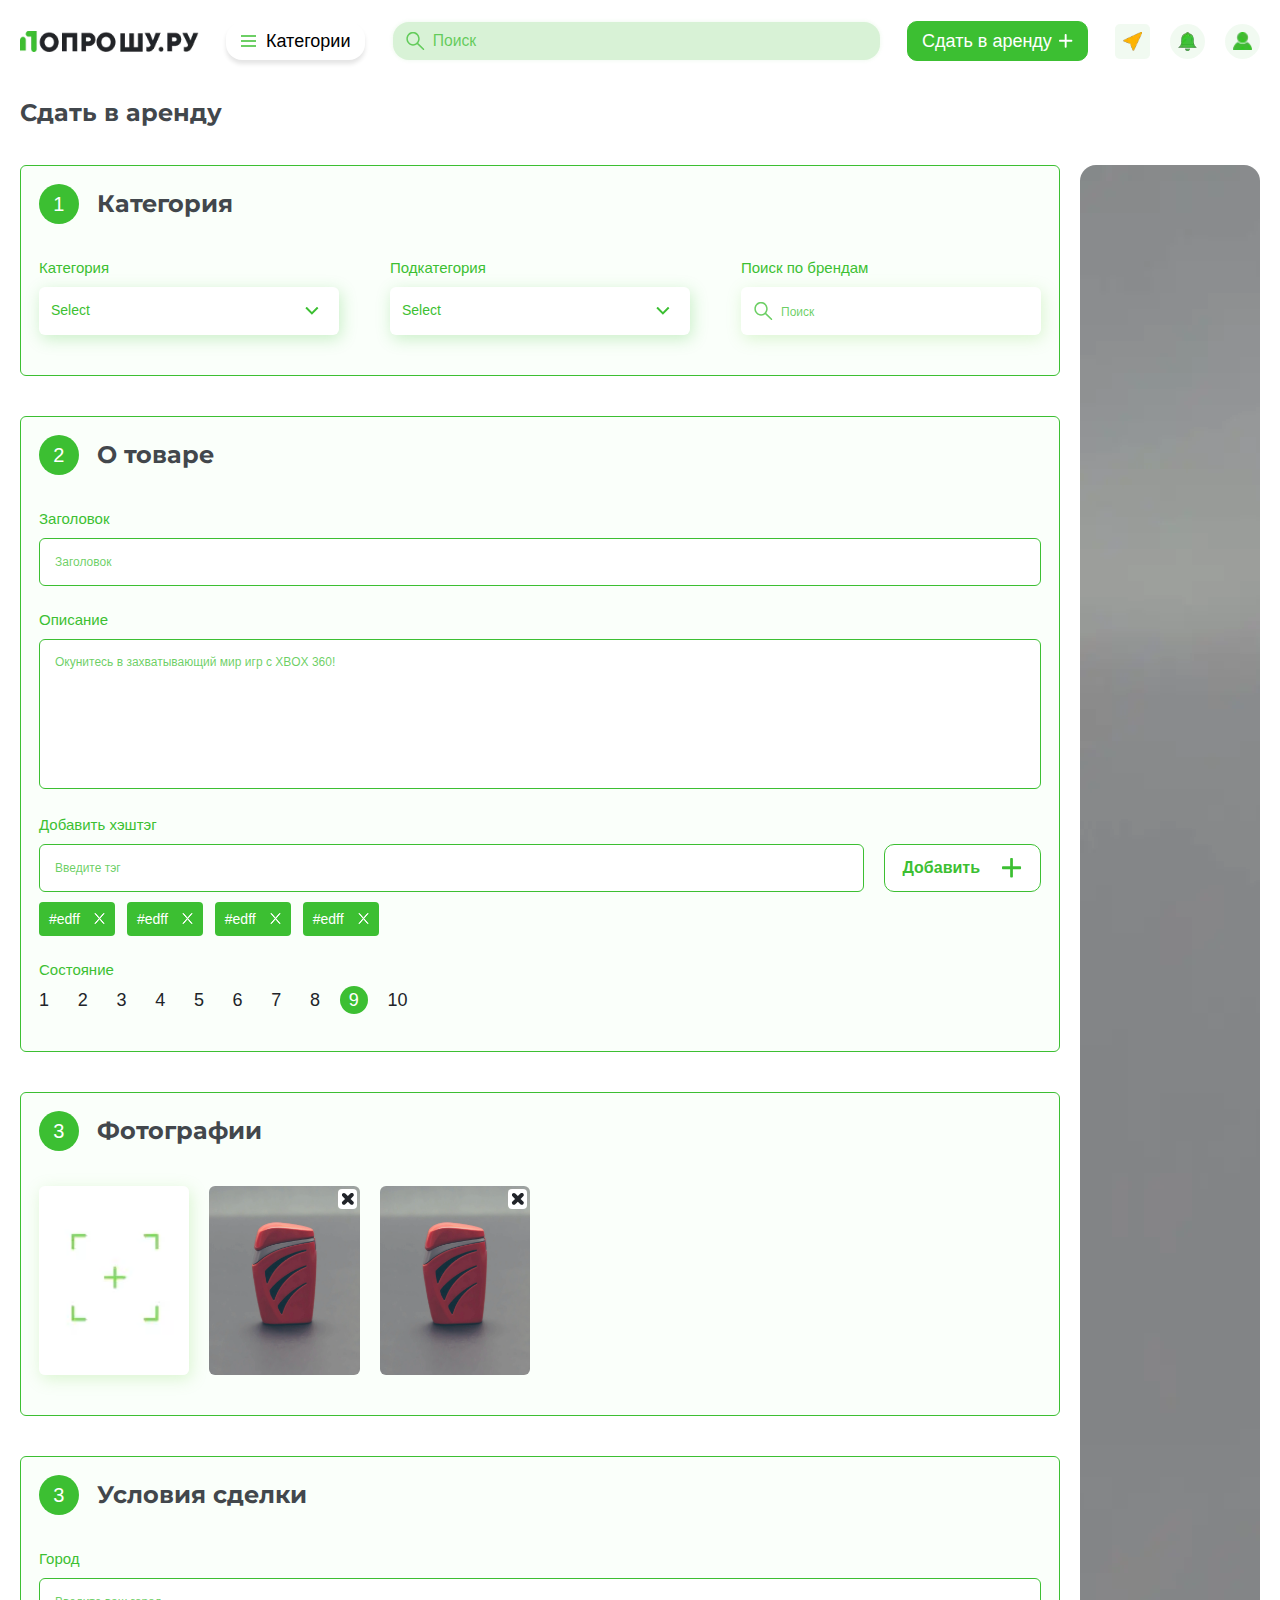
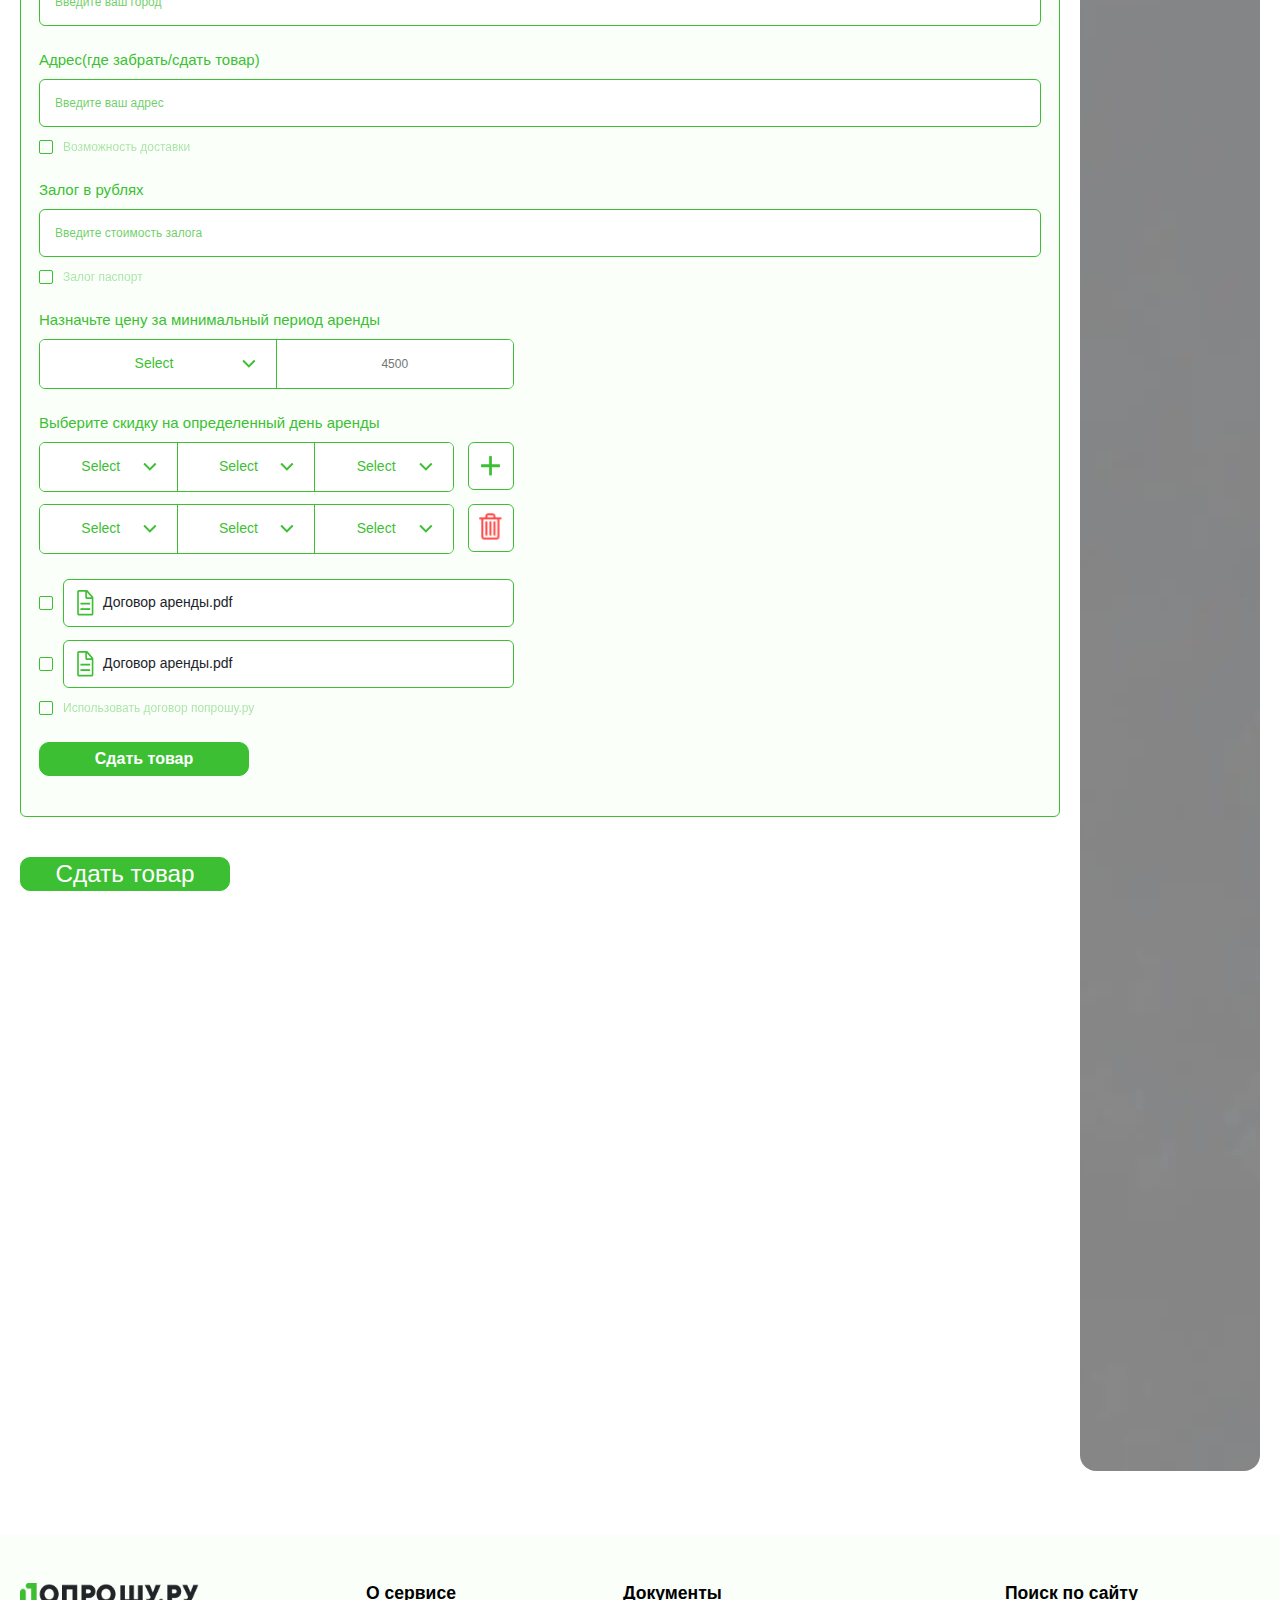
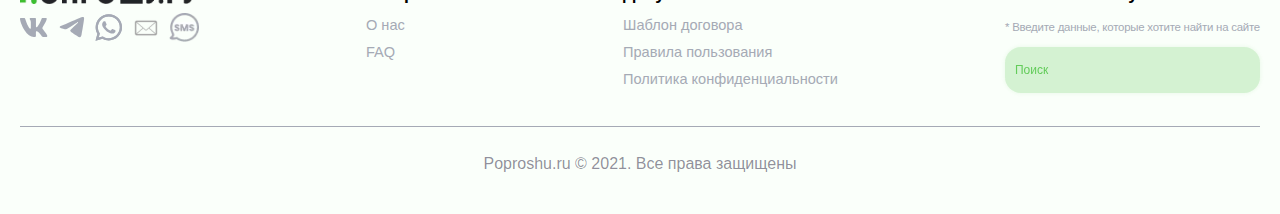
<file: rent.html>
<!DOCTYPE html>
<html lang="ru">

<head>
	<title>Сдать в аренду</title>
	<meta charset="UTF-8" />
	<meta name="format-detection" content="telephone=no" />
	<!-- <style>body{opacity: 0;}</style> -->
	<link rel="stylesheet" href="css/style.min.css?_v=20220607125136" />
	<!-- <link rel="shortcut icon" href="favicon.ico"> -->
	<!-- <meta name="robots" content="noindex, nofollow"> -->
	<meta name="viewport" content="width=device-width, initial-scale=1.0" />
	<link href="https://fonts.googleapis.com/css?family=Montserrat:100,200,300,regular,500,600,700,800,900,100italic,200italic,300italic,italic,500italic,600italic,700italic,800italic,900italic&_v=20220607125136" rel="stylesheet" />
	<link href="https://fonts.googleapis.com/css?family=Open+Sans:300,regular,500,600,700,800,300italic,italic,500italic,600italic,700italic,800italic&_v=20220607125136" rel="stylesheet" />
</head>

<body>
	<div class="wrapper">
		<header class="header">
			<div class="header__container">
				<div class="header__wrapper">
					<button class="header__burger" id="header__burger">
						<img src="img/icon-burger-mob.svg" alt="" />
					</button>
					<a href="">
						<div class="header__logo">
							<picture><source srcset="img/logo.webp" type="image/webp"><img src="img/logo.png" alt="" /></picture>
						</div>
					</a>
					<button class="header__menu-button" id="header__menu-open">
						<div class="header__menu-icon">
							<span></span><span></span><span></span>
						</div>
						Категории
					</button>
					<form action="" class="header__form form-header">
						<input type="text" class="form-header__input" placeholder="Поиск" />
						<button>
							<img src="img/icon-search.svg" alt="" class="form-header__icon" />
						</button>
					</form>
					<button class="header__button btn btn-green">
						Сдать в аренду
						<img src="img/icon-plus.svg" alt="" />
					</button>
					<div class="header__links links-header">
						<a class="links-header__item links-header__mobile" href="">
							<img src="img/icon-search.svg" alt="" />
						</a>
						<a class="links-header__item links-header__nav" href="">
							<picture><source srcset="img/icon-navig.webp" type="image/webp"><img src="img/icon-navig.png" alt="" /></picture>
						</a>
						<a class="links-header__item" href="">
							<picture><source srcset="img/icon-bell.webp" type="image/webp"><img src="img/icon-bell.png" alt="" /></picture>
						</a>
						<a class="links-header__item" href="">
							<picture><source srcset="img/icon-user.webp" type="image/webp"><img src="img/icon-user.png" alt="" /></picture>
						</a>
					</div>
				</div>
			</div>
			<div class="header__menu menu-header" id="header__menu">
				<div data-tabs class="menu-header__container">
					<div class="menu-header__list">
						<div class="menu-header__list-title">Категории</div>
						<nav data-tabs-titles class="menu-header__navigation">
							<button type="button" class="menu-header__title _tab-active">
								<img src="img/menu-icons/1.svg" alt="" />
								Для детей
							</button>
							<button type="button" class="menu-header__title">
								<img src="img/menu-icons/2.svg" alt="" />
								Одежда
							</button>
							<button type="button" class="menu-header__title">
								<img src="img/menu-icons/3.svg" alt="" />
								Электроника
							</button>
						</nav>
					</div>
					<div class="menu-header__main">
						<div class="menu-header__main-close" id="menu-header__main-close">
							<img src="img/icon-close-dark.svg" alt="" />
						</div>
						<div data-tabs-body class="menu-header__content">
							<div class="menu-header__body">
								<div class="menu-header__body-title">Одежда</div>
								<div class="menu-header__body-grid menu__header-grid">
									<div class="menu__header-grid__element">
										<div class="menu__header-grid__name">Аксессуары</div>
										<ul class="menu__header-grid__list">
											<li class="menu__header-grid-item">
												<a href="">Галстуки</a>
											</li>
											<li class="menu__header-grid-item">
												<a href="">Галстуки</a>
											</li>
											<li class="menu__header-grid-item">
												<a href="">Галстуки</a>
											</li>
										</ul>
										<button class="menu__header-grid__more">Еще...</button>
									</div>
									<div class="menu__header-grid__element">
										<div class="menu__header-grid__name">Аксессуары</div>
										<ul class="menu__header-grid__list">
											<li class="menu__header-grid-item">
												<a href="">Галстуки</a>
											</li>
											<li class="menu__header-grid-item">
												<a href="">Галстуки</a>
											</li>
											<li class="menu__header-grid-item">
												<a href="">Галстуки</a>
											</li>
										</ul>
										<button class="menu__header-grid__more">Еще...</button>
									</div>
									<div class="menu__header-grid__element">
										<div class="menu__header-grid__name">Аксессуары</div>
										<ul class="menu__header-grid__list">
											<li class="menu__header-grid-item">
												<a href="">Галстуки</a>
											</li>
											<li class="menu__header-grid-item">
												<a href="">Галстуки</a>
											</li>
											<li class="menu__header-grid-item">
												<a href="">Галстуки</a>
											</li>
										</ul>
										<button class="menu__header-grid__more">Еще...</button>
									</div>
									<div class="menu__header-grid__element">
										<div class="menu__header-grid__name">Аксессуары</div>
										<ul class="menu__header-grid__list">
											<li class="menu__header-grid-item">
												<a href="">Галстуки</a>
											</li>
											<li class="menu__header-grid-item">
												<a href="">Галстуки</a>
											</li>
											<li class="menu__header-grid-item">
												<a href="">Галстуки</a>
											</li>
										</ul>
										<button class="menu__header-grid__more">Еще...</button>
									</div>
									<div class="menu__header-grid__element">
										<div class="menu__header-grid__name">Аксессуары</div>
										<ul class="menu__header-grid__list">
											<li class="menu__header-grid-item">
												<a href="">Галстуки</a>
											</li>
											<li class="menu__header-grid-item">
												<a href="">Галстуки</a>
											</li>
											<li class="menu__header-grid-item">
												<a href="">Галстуки</a>
											</li>
										</ul>
										<button class="menu__header-grid__more">Еще...</button>
									</div>
									<div class="menu__header-grid__element">
										<div class="menu__header-grid__name">Аксессуары</div>
										<ul class="menu__header-grid__list">
											<li class="menu__header-grid-item">
												<a href="">Галстуки</a>
											</li>
											<li class="menu__header-grid-item">
												<a href="">Галстуки</a>
											</li>
											<li class="menu__header-grid-item">
												<a href="">Галстуки</a>
											</li>
										</ul>
										<button class="menu__header-grid__more">Еще...</button>
									</div>
									<div class="menu__header-grid__element">
										<div class="menu__header-grid__name">Аксессуары</div>
										<ul class="menu__header-grid__list">
											<li class="menu__header-grid-item">
												<a href="">Галстуки</a>
											</li>
											<li class="menu__header-grid-item">
												<a href="">Галстуки</a>
											</li>
											<li class="menu__header-grid-item">
												<a href="">Галстуки</a>
											</li>
										</ul>
										<button class="menu__header-grid__more">Еще...</button>
									</div>
									<div class="menu__header-grid__element">
										<div class="menu__header-grid__name">Аксессуары</div>
										<ul class="menu__header-grid__list">
											<li class="menu__header-grid-item">
												<a href="">Галстуки</a>
											</li>
											<li class="menu__header-grid-item">
												<a href="">Галстуки</a>
											</li>
											<li class="menu__header-grid-item">
												<a href="">Галстуки</a>
											</li>
										</ul>
										<button class="menu__header-grid__more">Еще...</button>
									</div>
									<div class="menu__header-grid__element">
										<div class="menu__header-grid__name">Аксессуары</div>
										<ul class="menu__header-grid__list">
											<li class="menu__header-grid-item">
												<a href="">Галстуки</a>
											</li>
											<li class="menu__header-grid-item">
												<a href="">Галстуки</a>
											</li>
											<li class="menu__header-grid-item">
												<a href="">Галстуки</a>
											</li>
										</ul>
										<button class="menu__header-grid__more">Еще...</button>
									</div>
								</div>
							</div>
							<div class="menu-header__body">Содержимое второго таба</div>
							<div class="menu-header__body">Содержимое третьего таба</div>
						</div>
					</div>
				</div>
			</div>
		</header>

		<main>
			<div class="rent">
				<div class="rent__container">
					<div class="rent__title title">Сдать в аренду</div>
					<div class="rent__inner">
						<article class="rent__article">
							<form class="rent__main">
								<div class="rent__item item-rent">
									<div class="item-rent__top">
										<div class="item-rent__top-num">1</div>
										<div class="item-rent__top-name title">Категория</div>
									</div>
									<div class="item-rent__main item-rent__main-row">
										<div class="item-rent__select-wrap">
											<div class="item-rent__text">Категория</div>
											<div class="item-rent__select">Select</div>
										</div>
										<div class="item-rent__select-wrap">
											<div class="item-rent__text">Подкатегория</div>
											<div class="item-rent__select">Select</div>
										</div>
										<div class="item-rent__select-wrap">
											<div class="item-rent__text">Поиск по брендам</div>
											<div class="item-rent__form form form-search">
												<input type="text" class="item-rent__search input" placeholder="Поиск">
												<img src="img/icon-search.svg" alt="">
											</div>
										</div>
									</div>
								</div>
								<div class="rent__item item-rent">
									<div class="item-rent__top">
										<div class="item-rent__top-num">2</div>
										<div class="item-rent__top-name title">О товаре </div>
									</div>
									<div class="item-rent__main">
										<div class="item-rent__select-wrap">
											<div class="item-rent__text">Заголовок</div>
											<input type="text" class="item-rent__input input" placeholder="Заголовок">
										</div>
										<div class="item-rent__select-wrap">
											<div class="item-rent__text">Описание</div>
											<textarea class="item-rent__textarea textarea" placeholder="Окунитесь в захватывающий мир игр с XBOX 360!"></textarea>
										</div>
										<div class="item-rent__select-wrap">
											<div class="item-rent__text">Добавить хэштэг</div>
											<div class="item-rent__line">
												<input type="text" class="item-rent__input input" placeholder="Введите тэг">
												<a href="" class="item-rent__btn btn">
													Добавить
													<svg width="20" height="20" viewBox="0 0 20 20" fill="none" xmlns="http://www.w3.org/2000/svg">
														<path d="M19.0555 10.1576C19.0555 10.7099 18.6078 11.1576 18.0555 11.1576H10.8889V18.5258C10.8889 19.0781 10.4412 19.5258 9.88888 19.5258H9.16666C8.61438 19.5258 8.16666 19.0781 8.16666 18.5258V11.1576H1C0.447716 11.1576 0 10.7099 0 10.1576V9.3682C0 8.81591 0.447715 8.3682 1 8.3682H8.16666V1C8.16666 0.447716 8.61438 0 9.16666 0H9.88888C10.4412 0 10.8889 0.447715 10.8889 1V8.3682H18.0555C18.6078 8.3682 19.0555 8.81591 19.0555 9.3682V10.1576Z" fill="#3CBF32" />
													</svg>
												</a>
											</div>
											<ul class="item-rent__tags">
												<li class="item-rent__tag">#edff
													<svg width="11" height="11" viewBox="0 0 11 11" fill="none" xmlns="http://www.w3.org/2000/svg">
														<path d="M1.36059 0.422934L1.36064 0.422991C1.36063 0.422972 1.36061 0.422952 1.36059 0.422934ZM1.36059 0.422934C1.36025 0.422544 1.35992 0.422153 1.35958 0.42176L1.35958 0.421762L1.36059 0.422934ZM6.02842 5.17315L5.74609 5.5L6.02842 5.82685L10.0651 10.5H9.57284L5.8784 6.22256L5.5 5.78445L5.1216 6.22256L1.42716 10.5H0.934853L4.97158 5.82685L5.25391 5.5L4.97158 5.17315L0.934852 0.5H1.42716L5.1216 4.77744L5.5 5.21555L5.8784 4.77744L9.57284 0.5H10.0651L6.02842 5.17315Z" fill="#fff" stroke="white" />
													</svg>
												</li>
												<li class="item-rent__tag">#edff
													<svg width="11" height="11" viewBox="0 0 11 11" fill="none" xmlns="http://www.w3.org/2000/svg">
														<path d="M1.36059 0.422934L1.36064 0.422991C1.36063 0.422972 1.36061 0.422952 1.36059 0.422934ZM1.36059 0.422934C1.36025 0.422544 1.35992 0.422153 1.35958 0.42176L1.35958 0.421762L1.36059 0.422934ZM6.02842 5.17315L5.74609 5.5L6.02842 5.82685L10.0651 10.5H9.57284L5.8784 6.22256L5.5 5.78445L5.1216 6.22256L1.42716 10.5H0.934853L4.97158 5.82685L5.25391 5.5L4.97158 5.17315L0.934852 0.5H1.42716L5.1216 4.77744L5.5 5.21555L5.8784 4.77744L9.57284 0.5H10.0651L6.02842 5.17315Z" fill="#fff" stroke="white" />
													</svg>
												</li>
												<li class="item-rent__tag">#edff
													<svg width="11" height="11" viewBox="0 0 11 11" fill="none" xmlns="http://www.w3.org/2000/svg">
														<path d="M1.36059 0.422934L1.36064 0.422991C1.36063 0.422972 1.36061 0.422952 1.36059 0.422934ZM1.36059 0.422934C1.36025 0.422544 1.35992 0.422153 1.35958 0.42176L1.35958 0.421762L1.36059 0.422934ZM6.02842 5.17315L5.74609 5.5L6.02842 5.82685L10.0651 10.5H9.57284L5.8784 6.22256L5.5 5.78445L5.1216 6.22256L1.42716 10.5H0.934853L4.97158 5.82685L5.25391 5.5L4.97158 5.17315L0.934852 0.5H1.42716L5.1216 4.77744L5.5 5.21555L5.8784 4.77744L9.57284 0.5H10.0651L6.02842 5.17315Z" fill="#fff" stroke="white" />
													</svg>
												</li>
												<li class="item-rent__tag">#edff
													<svg width="11" height="11" viewBox="0 0 11 11" fill="none" xmlns="http://www.w3.org/2000/svg">
														<path d="M1.36059 0.422934L1.36064 0.422991C1.36063 0.422972 1.36061 0.422952 1.36059 0.422934ZM1.36059 0.422934C1.36025 0.422544 1.35992 0.422153 1.35958 0.42176L1.35958 0.421762L1.36059 0.422934ZM6.02842 5.17315L5.74609 5.5L6.02842 5.82685L10.0651 10.5H9.57284L5.8784 6.22256L5.5 5.78445L5.1216 6.22256L1.42716 10.5H0.934853L4.97158 5.82685L5.25391 5.5L4.97158 5.17315L0.934852 0.5H1.42716L5.1216 4.77744L5.5 5.21555L5.8784 4.77744L9.57284 0.5H10.0651L6.02842 5.17315Z" fill="#fff" stroke="white" />
													</svg>
												</li>
											</ul>
										</div>
										<div class="item-rent__select-wrap">
											<div class="item-rent__text">Состояние</div>
											<div class="item-rent__status">
												<ul>
													<li>1</li>
													<li>2</li>
													<li>3</li>
													<li>4</li>
													<li>5</li>
													<li>6</li>
													<li>7</li>
													<li>8</li>
													<li class="active">9</li>
													<li>10</li>
												</ul>
											</div>
										</div>
									</div>
								</div>
								<div class="rent__item item-rent">
									<div class="item-rent__top">
										<div class="item-rent__top-num">3</div>
										<div class="item-rent__top-name title">Фотографии</div>
									</div>
									<div class="item-rent__main">
										<div class="item-rent__grid">
											<a href="" class="item-rent__grid-item item-rent__grid-upload">
												<div class="item-rent__image-ibg">
													<picture>
														<source srcset="img/upload.webp" type="image/webp"><img src="img/upload.png" alt="">
													</picture>
												</div>
											</a>
											<div class="item-rent__grid-item">
												<div class="item-rent__image-ibg">
													<picture>
														<source srcset="img/random.webp" type="image/webp"><img src="img/random.jpg" alt="">
													</picture>
												</div>
												<a href="" class="item-rent__image-close">
													<img src="img/icon-close-dark.svg" alt="">
												</a>
											</div>
											<div class="item-rent__grid-item">
												<div class="item-rent__image-ibg">
													<picture>
														<source srcset="img/random.webp" type="image/webp"><img src="img/random.jpg" alt="">
													</picture>
												</div>
												<a href="" class="item-rent__image-close">
													<img src="img/icon-close-dark.svg" alt="">
												</a>
											</div>
										</div>
									</div>
								</div>
								<div class="rent__item item-rent">
									<div class="item-rent__top">
										<div class="item-rent__top-num">3</div>
										<div class="item-rent__top-name title">Условия сделки</div>
									</div>
									<div class="item-rent__main">
										<div class="item-rent__select-wrap">
											<div class="item-rent__text">Город</div>
											<input type="text" class="item-rent__input input" placeholder="Введите ваш город">
										</div>
										<div class="item-rent__select-wrap">
											<div class="item-rent__text">Адрес(где забрать/сдать товар)</div>
											<input type="text" class="item-rent__input input" placeholder="Введите ваш адрес">
											<div class="checkbox">
												<input id="c3" data-error="Ошибка" class="checkbox__input" type="checkbox" value="1" name="form[]">
												<label for="c3" class="checkbox__label"><span class="checkbox__text">Возможность доставки</span></label>
											</div>
										</div>
										<div class="item-rent__select-wrap">
											<div class="item-rent__text">Залог в рублях</div>
											<input type="number" class="item-rent__input input" placeholder="Введите стоимость залога">
											<div class="checkbox">
												<input id="c4" data-error="Ошибка" class="checkbox__input" type="checkbox" value="1" name="form[]">
												<label for="c4" class="checkbox__label"><span class="checkbox__text">Залог паспорт</span></label>
											</div>
										</div>
										<div class="item-rent__width">
											<div class="item-rent__select-wrap">
												<div class="item-rent__text">Назначьте цену за минимальный период аренды</div>
												<div class="item-rent__wrap">
													<div class="item-rent__select item-rent__select-center">Select</div>
													<input type="text" placeholder="4500" class="item-rent__input-center">
												</div>
											</div>
											<div class="item-rent__select-wrap">
												<div class="item-rent__text">Выберите скидку на определенный день аренды</div>
												<div class="item-rent-line">
													<div class="item-rent-line__wrap">
														<div class="item-rent__select">Select</div>
														<div class="item-rent__select">Select</div>
														<div class="item-rent__select">Select</div>
													</div>
													<div class="item-rent-line__btn">
														<svg width="20" height="20" viewBox="0 0 20 20" fill="none" xmlns="http://www.w3.org/2000/svg">
															<path d="M19.0555 10.1576C19.0555 10.7099 18.6078 11.1576 18.0555 11.1576H10.8889V18.5258C10.8889 19.0781 10.4412 19.5258 9.88888 19.5258H9.16666C8.61438 19.5258 8.16666 19.0781 8.16666 18.5258V11.1576H1C0.447716 11.1576 0 10.7099 0 10.1576V9.3682C0 8.81591 0.447715 8.3682 1 8.3682H8.16666V1C8.16666 0.447716 8.61438 0 9.16666 0H9.88888C10.4412 0 10.8889 0.447715 10.8889 1V8.3682H18.0555C18.6078 8.3682 19.0555 8.81591 19.0555 9.3682V10.1576Z" fill="#3CBF32" />
														</svg>
													</div>
												</div>
												<div class="item-rent-line">
													<div class="item-rent-line__wrap">
														<div class="item-rent__select">Select</div>
														<div class="item-rent__select">Select</div>
														<div class="item-rent__select">Select</div>
													</div>
													<div class="item-rent-line__btn">
														<img src="img/icon-delete.svg" alt="">
													</div>
												</div>
											</div>
											<div class="item-rent__select-wrap">
												<div class="checkbox checkbox-center">
													<input id="c5" class="checkbox__input" type="checkbox" value="1" name="form[]">
													<label for="c5" class="checkbox__label">
														<div class="checkbox__elem">
															<div class="checkbox__elem-icon">
																<img src="img/icon-document.svg" alt="">
															</div>
															<div class="checkbox__elem-text">Договор аренды.pdf</div>
														</div>
													</label>
												</div>
												<div class="checkbox checkbox-center">
													<input id="c6" class="checkbox__input" type="checkbox" value="1" name="form[]">
													<label for="c6" class="checkbox__label">
														<div class="checkbox__elem">
															<div class="checkbox__elem-icon">
																<img src="img/icon-document.svg" alt="">
															</div>
															<div class="checkbox__elem-text">Договор аренды.pdf</div>
														</div>
													</label>
												</div>
												<div class="checkbox">
													<input id="c7" class="checkbox__input" type="checkbox" value="1" name="form[]">
													<label for="c7" class="checkbox__label">
														<div class="checkbox__text">
															Использовать договор попрошу.ру
														</div>
													</label>
												</div>
											</div>
											<button type="submit" class="rent__btn-new btn btn-green">Сдать товар</button>
										</div>
									</div>
								</div>
								<button type="submit" class="rent__btn btn btn-green">Сдать товар</button>
							</form>
						</article>
						<aside class="rent__aside">
							<picture><source srcset="img/random.webp" type="image/webp"><img src="img/random.jpg" alt="" class="rent__aside-image"></picture>
						</aside>
					</div>
				</div>
			</div>

		</main>
		<footer class="footer">
			<div class="footer__container">
				<div class="footer__top">
					<div class="footer__part">
						<a href="" class="footer__logo">
							<picture>
								<source srcset="img/logo.webp" type="image/webp" />
								<img src="img/logo.png" alt="" />
							</picture>
						</a>
						<ul class="footer__social">
							<li class="footer__social-item">
								<a href=""><img src="img/social/1.svg" alt="" /></a>
							</li>
							<li class="footer__social-item">
								<a href=""><img src="img/social/2.svg" alt="" /></a>
							</li>
							<li class="footer__social-item">
								<a href=""><img src="img/social/3.svg" alt="" /></a>
							</li>
							<li class="footer__social-item">
								<a href=""><img src="img/social/4.svg" alt="" /></a>
							</li>
							<li class="footer__social-item">
								<a href="">
									<picture>
										<source srcset="img/social/5.webp" type="image/webp" />
										<img src="img/social/5.png" alt="" />
									</picture>
								</a>
							</li>
						</ul>
					</div>
					<div class="footer__part">
						<div class="footer__part-name">О сервисе</div>
						<ul class="footer__part-list">
							<li class="footer__part-list__item">
								<a href="">О нас</a>
							</li>
							<li class="footer__part-list__item">
								<a href="">FAQ</a>
							</li>
						</ul>
					</div>
					<div class="footer__part">
						<div class="footer__part-name">Документы</div>
						<ul class="footer__part-list">
							<li class="footer__part-list__item">
								<a href="">Шаблон договора </a>
							</li>
							<li class="footer__part-list__item">
								<a href="">Правила пользования</a>
							</li>
							<li class="footer__part-list__item">
								<a href="">Политика конфиденциальности</a>
							</li>
						</ul>
					</div>
					<div class="footer__part">
						<div class="footer__part-name">Поиск по сайту</div>
						<div class="footer__part-text">
							* Введите данные, которые хотите найти на сайте
						</div>
						<form action="" class="footer__form form">
							<input type="text" class="footer__input" placeholder="Поиск" />
						</form>
					</div>
				</div>
				<div class="footer__bottom">
					<div class="footer__copy">Poproshu.ru © 2021. Все права защищены</div>
				</div>
			</div>
		</footer>
	</div>

	<script src="js/app.min.js?_v=20220607125136"></script>
</body>

</html>
</file>
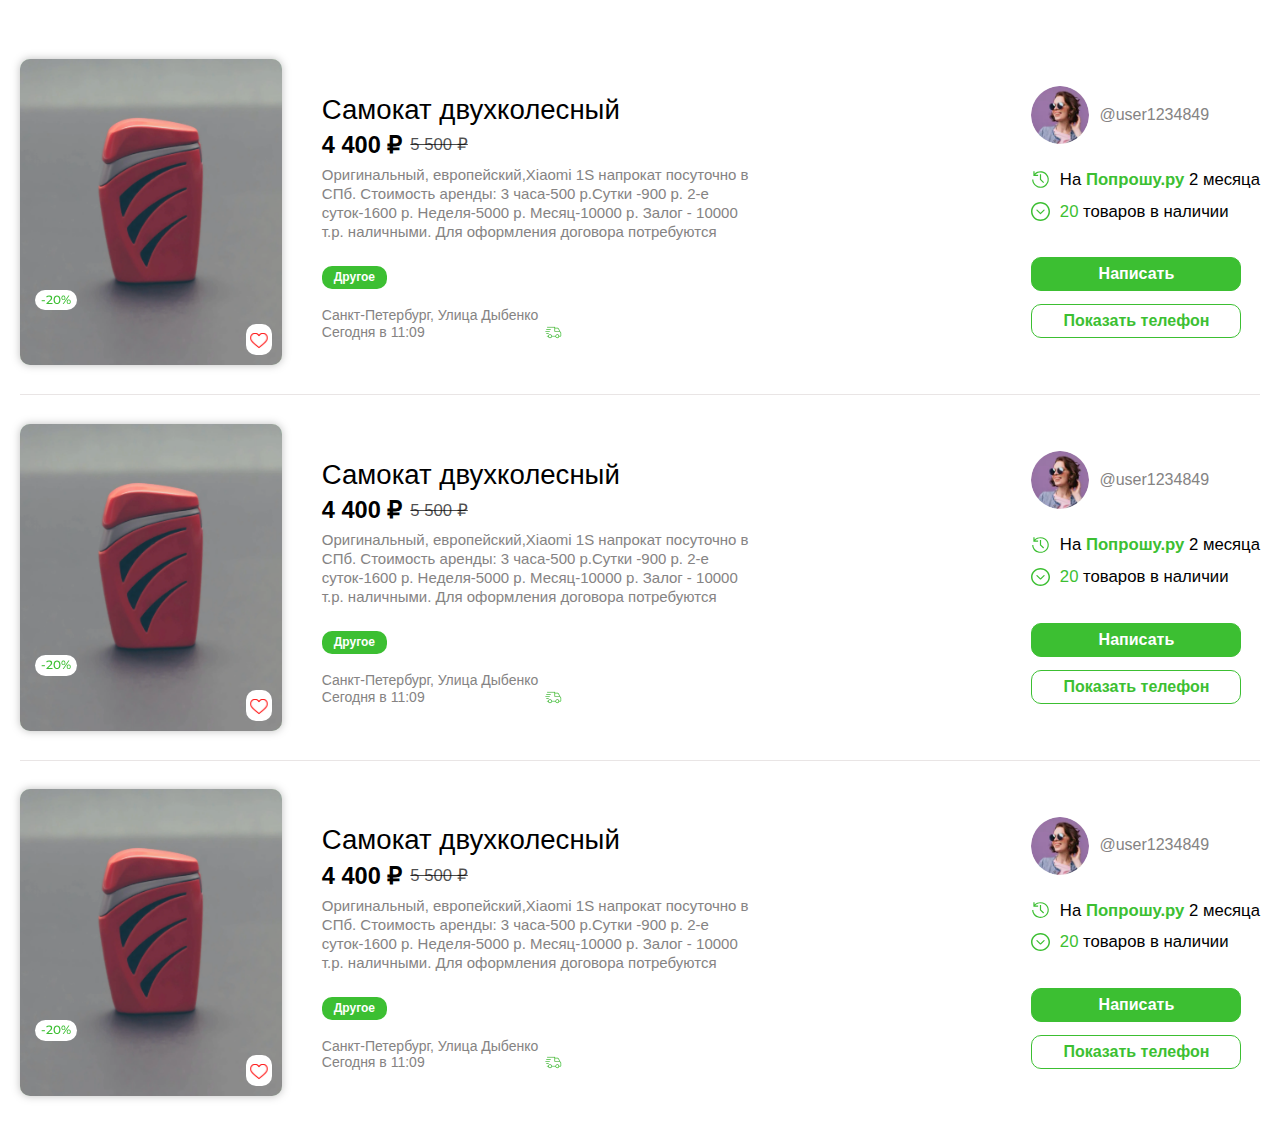
<file: row.html>
<!DOCTYPE html>
<html lang="ru">

<head>
	<title>Cards</title>
	<meta charset="UTF-8" />
	<meta name="format-detection" content="telephone=no" />
	<!-- <style>body{opacity: 0;}</style> -->
	<link rel="stylesheet" href="css/style.min.css?_v=20220601161951" />
	<!-- <link rel="shortcut icon" href="favicon.ico"> -->
	<!-- <meta name="robots" content="noindex, nofollow"> -->
	<meta name="viewport" content="width=device-width, initial-scale=1.0" />
	<link href="https://fonts.googleapis.com/css?family=Montserrat:100,200,300,regular,500,600,700,800,900,100italic,200italic,300italic,italic,500italic,600italic,700italic,800italic,900italic&_v=20220601161951" rel="stylesheet" />
	<link href="https://fonts.googleapis.com/css?family=Open+Sans:300,regular,500,600,700,800,300italic,italic,500italic,600italic,700italic,800italic&_v=20220601161951" rel="stylesheet" />
</head>

<body>
	<div class="cards__container">
		<ul class="cards__wrap row">
			<li class="cards__item item-card">
				<div class="item-card__wrap">
					<div class="item-card__image-wrap">
						<a href="" class="item-card__image-ibg"><picture><source srcset="img/random.webp" type="image/webp"><img src="img/random.jpg" alt=""></picture></a>
						<div class="item-card__sale">-20%</div>
						<a href="" class="item-card__like">
							<img src="img/icon-heart.svg" alt="">
						</a>
					</div>
					<div class="item-card__info">
						<a href="" class="item-card__info-name">
							Самокат двухколесный
						</a>
						<div class="item-card__info-price ">
							<div class="item-card__info-price__currrent">4 400 ₽</div>
							<div class="item-card__info-price__old">
								5 500 ₽
							</div>
						</div>
						<div class="item-card__mobile">
							<div class="item-card__user-name">
								@user1234849
							</div>
							<div class="item-card__user-line">
								<img src="img/icon-time.svg" alt="">
								<p>
									На <strong class="green">Попрошу.ру</strong> 2 месяца
								</p>
							</div>
							<div class="item-card__user-line">
								<img src="img/icon-ok.svg" alt="">
								<p>
									<span class="green">20</span> товаров в наличии
								</p>
							</div>
						</div>
						<div class="item-card__decription">
							Оригинaльный, европейский,Хiаomi 1S напрокат поcуточнo в CПб. Стоимость аренды:
							3 часа-500 р.Сутки -900 р.
							2-е суток-1600 р.
							Нeдeля-5000 р.
							Меcяц-10000 р.
							Зaлoг - 10000 т.p. наличными.
							Для оформления договора потребуются
						</div>
						<ul class="item-card__tags">
							<li class="item-card__tag">
								<a class="item-card__tag-link" href="">Другое</a>
							</li>
						</ul>
						<div class="item-card__other">
							<div class="item-card__part">
								<div class="item-card__place">
									Санкт-Петербург, Улица Дыбенко
								</div>
								<div class="item-card__time">Сегодня в 11:09</div>
							</div>
							<div class="item-card__delivery">
								<picture><source srcset="img/icon-delivery.webp" type="image/webp"><img src="img/icon-delivery.png" alt=""></picture>
							</div>
						</div>
					</div>
					<div class="item-card__user">
						<a href="" class="item-card__user-look">
							<div class="item-card__user-image">
								<picture><source srcset="img/user.webp" type="image/webp"><img src="img/user.png" alt=""></picture>
							</div>
							<div class="item-card__user-name">
								@user1234849
							</div>
						</a>
						<div class="item-card__user-line">
							<img src="img/icon-time.svg" alt="">
							<p>
								На <strong class="green">Попрошу.ру</strong> 2 месяца
							</p>
						</div>
						<div class="item-card__user-line">
							<img src="img/icon-ok.svg" alt="">
							<p>
								<span class="green">20</span> товаров в наличии
							</p>
						</div>
						<a href="" class="item-card__user-btn btn btn-green">
							Написать
						</a>
						<a href="" class="item-card__user-btn btn">
							Показать телефон
						</a>
					</div>
				</div>
			</li>
			<li class="cards__item item-card">
				<div class="item-card__wrap">
					<div class="item-card__image-wrap">
						<a href="" class="item-card__image-ibg"><picture><source srcset="img/random.webp" type="image/webp"><img src="img/random.jpg" alt=""></picture></a>
						<div class="item-card__sale">-20%</div>
						<a href="" class="item-card__like">
							<img src="img/icon-heart.svg" alt="">
						</a>
					</div>
					<div class="item-card__info">
						<a href="" class="item-card__info-name">
							Самокат двухколесный
						</a>
						<div class="item-card__info-price ">
							<div class="item-card__info-price__currrent">4 400 ₽</div>
							<div class="item-card__info-price__old">
								5 500 ₽
							</div>
						</div>
						<div class="item-card__mobile">
							<div class="item-card__user-name">
								@user1234849
							</div>
							<div class="item-card__user-line">
								<img src="img/icon-time.svg" alt="">
								<p>
									На <strong class="green">Попрошу.ру</strong> 2 месяца
								</p>
							</div>
							<div class="item-card__user-line">
								<img src="img/icon-ok.svg" alt="">
								<p>
									<span class="green">20</span> товаров в наличии
								</p>
							</div>
						</div>
						<div class="item-card__decription">
							Оригинaльный, европейский,Хiаomi 1S напрокат поcуточнo в CПб. Стоимость аренды:
							3 часа-500 р.Сутки -900 р.
							2-е суток-1600 р.
							Нeдeля-5000 р.
							Меcяц-10000 р.
							Зaлoг - 10000 т.p. наличными.
							Для оформления договора потребуются
						</div>
						<ul class="item-card__tags">
							<li class="item-card__tag">
								<a class="item-card__tag-link" href="">Другое</a>
							</li>
						</ul>
						<div class="item-card__other">
							<div class="item-card__part">
								<div class="item-card__place">
									Санкт-Петербург, Улица Дыбенко
								</div>
								<div class="item-card__time">Сегодня в 11:09</div>
							</div>
							<div class="item-card__delivery">
								<picture><source srcset="img/icon-delivery.webp" type="image/webp"><img src="img/icon-delivery.png" alt=""></picture>
							</div>
						</div>
					</div>
					<div class="item-card__user">
						<a href="" class="item-card__user-look">
							<div class="item-card__user-image">
								<picture><source srcset="img/user.webp" type="image/webp"><img src="img/user.png" alt=""></picture>
							</div>
							<div class="item-card__user-name">
								@user1234849
							</div>
						</a>
						<div class="item-card__user-line">
							<img src="img/icon-time.svg" alt="">
							<p>
								На <strong class="green">Попрошу.ру</strong> 2 месяца
							</p>
						</div>
						<div class="item-card__user-line">
							<img src="img/icon-ok.svg" alt="">
							<p>
								<span class="green">20</span> товаров в наличии
							</p>
						</div>
						<a href="" class="item-card__user-btn btn btn-green">
							Написать
						</a>
						<a href="" class="item-card__user-btn btn">
							Показать телефон
						</a>
					</div>
				</div>
			</li>
			<li class="cards__item item-card">
				<div class="item-card__wrap">
					<div class="item-card__image-wrap">
						<a href="" class="item-card__image-ibg"><picture><source srcset="img/random.webp" type="image/webp"><img src="img/random.jpg" alt=""></picture></a>
						<div class="item-card__sale">-20%</div>
						<a href="" class="item-card__like">
							<img src="img/icon-heart.svg" alt="">
						</a>
					</div>
					<div class="item-card__info">
						<a href="" class="item-card__info-name">
							Самокат двухколесный
						</a>
						<div class="item-card__info-price ">
							<div class="item-card__info-price__currrent">4 400 ₽</div>
							<div class="item-card__info-price__old">
								5 500 ₽
							</div>
						</div>
						<div class="item-card__mobile">
							<div class="item-card__user-name">
								@user1234849
							</div>
							<div class="item-card__user-line">
								<img src="img/icon-time.svg" alt="">
								<p>
									На <strong class="green">Попрошу.ру</strong> 2 месяца
								</p>
							</div>
							<div class="item-card__user-line">
								<img src="img/icon-ok.svg" alt="">
								<p>
									<span class="green">20</span> товаров в наличии
								</p>
							</div>
						</div>
						<div class="item-card__decription">
							Оригинaльный, европейский,Хiаomi 1S напрокат поcуточнo в CПб. Стоимость аренды:
							3 часа-500 р.Сутки -900 р.
							2-е суток-1600 р.
							Нeдeля-5000 р.
							Меcяц-10000 р.
							Зaлoг - 10000 т.p. наличными.
							Для оформления договора потребуются
						</div>
						<ul class="item-card__tags">
							<li class="item-card__tag">
								<a class="item-card__tag-link" href="">Другое</a>
							</li>
						</ul>
						<div class="item-card__other">
							<div class="item-card__part">
								<div class="item-card__place">
									Санкт-Петербург, Улица Дыбенко
								</div>
								<div class="item-card__time">Сегодня в 11:09</div>
							</div>
							<div class="item-card__delivery">
								<picture><source srcset="img/icon-delivery.webp" type="image/webp"><img src="img/icon-delivery.png" alt=""></picture>
							</div>
						</div>
					</div>
					<div class="item-card__user">
						<a href="" class="item-card__user-look">
							<div class="item-card__user-image">
								<picture><source srcset="img/user.webp" type="image/webp"><img src="img/user.png" alt=""></picture>
							</div>
							<div class="item-card__user-name">
								@user1234849
							</div>
						</a>
						<div class="item-card__user-line">
							<img src="img/icon-time.svg" alt="">
							<p>
								На <strong class="green">Попрошу.ру</strong> 2 месяца
							</p>
						</div>
						<div class="item-card__user-line">
							<img src="img/icon-ok.svg" alt="">
							<p>
								<span class="green">20</span> товаров в наличии
							</p>
						</div>
						<a href="" class="item-card__user-btn btn btn-green">
							Написать
						</a>
						<a href="" class="item-card__user-btn btn">
							Показать телефон
						</a>
					</div>
				</div>
			</li>
		</ul>
	</div>
	<script src="js/app.min.js?_v=20220601161951"></script>
</body>

</html>
</file>
<file: css/style.min.css>
*{padding:0;margin:0;border:0}*,:after,:before{-webkit-box-sizing:border-box;box-sizing:border-box}body,html{min-width:320px}body{color:#000;line-height:1;font-family:Arial;font-size:.875rem;-ms-text-size-adjust:100%;-moz-text-size-adjust:100%;-webkit-text-size-adjust:100%;-webkit-font-smoothing:antialiased;-moz-osx-font-smoothing:grayscale}button,input,textarea{font-family:Arial;font-size:inherit}button{cursor:pointer;color:inherit;background-color:inherit}a{color:inherit}a:link,a:visited{text-decoration:none}a:hover{text-decoration:none}ul li{list-style:none}img{vertical-align:top}h1,h2,h3,h4,h5,h6{font-weight:inherit;font-size:inherit}.lock body{overflow:hidden;-ms-touch-action:none;touch-action:none}.wrapper{min-height:100%;display:-webkit-box;display:-ms-flexbox;display:flex;-webkit-box-orient:vertical;-webkit-box-direction:normal;-ms-flex-direction:column;flex-direction:column}.wrapper>main{-webkit-box-flex:1;-ms-flex:1 1 auto;flex:1 1 auto}.wrapper>*{min-width:0}[class*=__container]{max-width:87.5rem;-webkit-box-sizing:content-box;box-sizing:content-box;margin:0 auto;padding:0 1.25rem}.checkbox{position:relative}.checkbox:not(:last-child){margin-bottom:.3125em}.checkbox__input{position:absolute;width:0;height:0;opacity:0}.no-webp .checkbox__input+.checkbox__label:after{background-image:url(../img/icon-check.png)}.checkbox__input+.checkbox__label:after{content:"";position:absolute;left:2px;top:2px;width:10px;height:10px;background-position:center;background-size:cover;background-repeat:no-repeat;-webkit-transition:all .2s ease;-o-transition:all .2s ease;transition:all .2s ease;-webkit-transform:scale(0);-ms-transform:scale(0);transform:scale(0)}.checkbox__input:checked+.checkbox__label:after{-webkit-transform:scale(1);-ms-transform:scale(1);transform:scale(1)}.checkbox__label{cursor:pointer;display:-webkit-inline-box;display:-ms-inline-flexbox;display:inline-flex;-webkit-box-align:center;-ms-flex-align:center;align-items:center;position:relative;gap:10px}.checkbox__label:before{content:"";-ms-flex-item-align:start;align-self:flex-start;-webkit-box-flex:0;-ms-flex:0 0 14px;flex:0 0 14px;width:14px;height:14px;border:1px solid #858383;border-radius:2px}.checkbox__text{font-weight:400;font-size:.75rem;line-height:1.3333333333;color:#42474c}body::after{content:"";background-color:rgba(0,0,0,.7);position:fixed;width:100%;height:100%;top:0;left:0;opacity:0;-webkit-transition:opacity .8s ease 0s;-o-transition:opacity .8s ease 0s;transition:opacity .8s ease 0s;pointer-events:none;z-index:149}.popup-show body::after{opacity:1}.popup{position:fixed;top:0;left:0;bottom:0;right:0;padding:30px 10px;-webkit-transition:visibility .8s ease 0s;-o-transition:visibility .8s ease 0s;transition:visibility .8s ease 0s;visibility:hidden;pointer-events:none}.popup_show{z-index:150;visibility:visible;overflow:auto;pointer-events:auto}.popup_show .popup__content{visibility:visible;-webkit-transform:scale(1);-ms-transform:scale(1);transform:scale(1)}.popup__wrapper{display:-webkit-box;display:-ms-flexbox;display:flex;-webkit-box-orient:vertical;-webkit-box-direction:normal;-ms-flex-direction:column;flex-direction:column;-webkit-box-align:center;-ms-flex-align:center;align-items:center;min-height:100%;-webkit-box-flex:1;-ms-flex:1 1 auto;flex:1 1 auto;width:100%;display:flex;-webkit-box-pack:center;-ms-flex-pack:center;justify-content:center;align-items:center}.popup__content{visibility:hidden;position:relative;-webkit-transform:scale(0);-ms-transform:scale(0);transform:scale(0);-webkit-transition:-webkit-transform .3s ease 0s;transition:-webkit-transform .3s ease 0s;-o-transition:transform .3s ease 0s;transition:transform .3s ease 0s;transition:transform .3s ease 0s,-webkit-transform .3s ease 0s;padding:20px 40px;width:100%;max-width:420px;background:#fafffa;border:1px solid #3cbf32;border-radius:16px}.lock .popup__content{visibility:visible}.popup__input{position:relative}.popup__form{display:-webkit-box;display:-ms-flexbox;display:flex;-webkit-box-orient:vertical;-webkit-box-direction:normal;-ms-flex-direction:column;flex-direction:column;-webkit-box-align:center;-ms-flex-align:center;align-items:center}.popup__close{position:absolute;top:20px;right:20px;max-width:14px;width:100%;cursor:pointer}.popup__close svg{width:100%}.popup__title{font-weight:700;font-size:1.6875rem;line-height:1.2592592593;text-align:center;color:#171930;padding-bottom:8px}.popup__text{font-weight:400;font-size:.75rem;line-height:1.5833333333;text-align:center;color:#171930;opacity:.6;padding-bottom:15px}.popup__inputs{-ms-flex-item-align:stretch;-ms-grid-row-align:stretch;align-self:stretch;padding-bottom:30px}.popup__input{padding-bottom:40px}.popup__input:last-child{padding-bottom:0}.popup__checkbox{-ms-flex-item-align:stretch;-ms-grid-row-align:stretch;align-self:stretch;padding-bottom:24px}.popup__checkbox .checkbox__label::before{border:1px solid #3cbf32;border-radius:2px}.popup__checkbox .checkbox__text{font-weight:400;font-size:.75rem;line-height:1.25;color:#171930;opacity:.4}.popup__checkbox .checkbox__text a{text-decoration:underline!important}.popup__btn{-ms-flex-item-align:stretch;-ms-grid-row-align:stretch;align-self:stretch;max-height:52px!important;height:100%;max-width:100%!important;padding:17px!important;opacity:.77}.checkbox__label::before{border:1px solid #3cbf32;border-radius:2px}.checkbox__text{font-weight:400;font-size:.75rem;line-height:1.25;color:#171930;opacity:.4}.checkbox__text a{text-decoration:underline!important}.popup__help{-ms-flex-item-align:stretch;-ms-grid-row-align:stretch;align-self:stretch;padding-bottom:20px;display:-webkit-box;display:-ms-flexbox;display:flex;-webkit-box-orient:vertical;-webkit-box-direction:normal;-ms-flex-direction:column;flex-direction:column}.popup__help-top{width:100%;font-weight:400;font-size:.75rem;line-height:1.5833333333;color:#171930;text-align:center;position:relative;z-index:1}.popup__help-top span{background:#fafffa;padding:0 13px}.popup__help-top::after{content:"";position:absolute;top:9px;right:0;width:100%;height:1px;background-color:#3cbf32;z-index:-1}.popup__links{display:-ms-grid;display:grid;-ms-grid-columns:1fr 1fr 1fr;grid-template-columns:1fr 1fr 1fr;-webkit-column-gap:18px;-moz-column-gap:18px;column-gap:18px;row-gap:5px;padding:11px 0}.popup__link{border-radius:8px;-webkit-transition:all .2s ease;-o-transition:all .2s ease;transition:all .2s ease}.popup__link a{padding:10px;display:-webkit-box;display:-ms-flexbox;display:flex;-webkit-box-align:center;-ms-flex-align:center;align-items:center;-webkit-box-pack:center;-ms-flex-pack:center;justify-content:center;width:100%;height:100%}.popup__link:nth-child(1){background:#535566}.popup__link:nth-child(2){background:#3b5998}.popup__link:nth-child(3){background:#4385f4}.popup-forget{font-weight:400;font-size:.75rem;line-height:1.5833333333;color:rgba(23,25,48,.4235294118);width:100%;text-align:center;text-decoration:underline!important}[class*=-ibg]{position:relative}[class*=-ibg] img{position:absolute;width:100%;height:100%;top:0;left:0;-o-object-fit:cover;object-fit:cover}[class*=-ibg_contain] img{-o-object-fit:contain;object-fit:contain}.green{color:#3cbf32}.btn{background:#fff;border:1px solid #3cbf32;border-radius:10px;max-width:210px;width:100%;padding:8px;text-align:center;font-weight:600;font-size:16px;line-height:16px;color:#3cbf32;display:-webkit-box;display:-ms-flexbox;display:flex;-webkit-box-align:center;-ms-flex-align:center;align-items:center;-webkit-box-pack:center;-ms-flex-pack:center;justify-content:center;-webkit-transition:all .2s ease;-o-transition:all .2s ease;transition:all .2s ease;white-space:nowrap;max-height:48px}.btn-green{color:#fff;border:1px solid #3cbf32;background:#3cbf32}.title{font-family:Montserrat;font-weight:700;line-height:1.5625;color:#42474c}.form{background:rgba(60,191,50,.2);-webkit-box-shadow:0 0 4px rgba(60,191,50,.1);box-shadow:0 0 4px rgba(60,191,50,.1);border-radius:16px;padding:5px 10px;position:relative}.form-search{padding-left:40px}.form input{height:100%;background-color:transparent;outline:0;font-weight:400;font-size:.75rem;color:rgba(60,191,50,.75)}.form input::-webkit-input-placeholder{font-weight:400;font-size:.75rem;color:rgba(60,191,50,.75)}.form input::-moz-placeholder{font-weight:400;font-size:.75rem;color:rgba(60,191,50,.75)}.form input:-ms-input-placeholder{font-weight:400;font-size:.75rem;color:rgba(60,191,50,.75)}.form input::-ms-input-placeholder{font-weight:400;font-size:.75rem;color:rgba(60,191,50,.75)}.form input::placeholder{font-weight:400;font-size:.75rem;color:rgba(60,191,50,.75)}.input{height:48px;outline:0;font-weight:400;font-size:.75rem;color:rgba(60,191,50,.75);width:100%;background:#fff;border:1px solid #3cbf32;border-radius:6px;padding:5px 15px}.input-green{border:none;background-color:transparent;padding:0}.textarea{height:48px;outline:0;font-weight:400;font-size:.75rem;color:rgba(60,191,50,.75);width:100%;background:#fff;border:1px solid #3cbf32;border-radius:6px;padding:15px;resize:none}.input::-webkit-input-placeholder,.textarea::-webkit-input-placeholder{font-weight:400;font-size:.75rem;color:rgba(60,191,50,.75)}.input::-moz-placeholder,.textarea::-moz-placeholder{font-weight:400;font-size:.75rem;color:rgba(60,191,50,.75)}.input:-ms-input-placeholder,.textarea:-ms-input-placeholder{font-weight:400;font-size:.75rem;color:rgba(60,191,50,.75)}.input::-ms-input-placeholder,.textarea::-ms-input-placeholder{font-weight:400;font-size:.75rem;color:rgba(60,191,50,.75)}.input::placeholder,.textarea::placeholder{font-weight:400;font-size:.75rem;color:rgba(60,191,50,.75)}.form-search img{position:absolute;top:50%;-webkit-transform:translateY(-50%);-ms-transform:translateY(-50%);transform:translateY(-50%);left:13px;width:19px}.form-search input{border:none;height:100%}article{-webkit-box-flex:1;-ms-flex:1 1 auto;flex:1 1 auto;padding-right:17px;max-width:100%}aside{-webkit-box-flex:0;-ms-flex:0 0 290px;flex:0 0 290px;border-radius:16px;overflow:hidden;-ms-flex-item-align:start;align-self:flex-start;position:sticky;top:110px}aside img{position:sticky;top:20px}.aside-image{max-width:100%;width:100%}.header{background-color:transparent;position:fixed;width:100%;top:0;background-color:#fff;z-index:2;-webkit-transition:all .2s ease;-o-transition:all .2s ease;transition:all .2s ease}.header._header-scroll{-webkit-box-shadow:0 4px 4px rgba(0,0,0,.107);box-shadow:0 4px 4px rgba(0,0,0,.107)}.header__container{max-width:1920px;position:relative;z-index:10}.header__wrapper{display:-webkit-box;display:-ms-flexbox;display:flex;-webkit-box-align:center;-ms-flex-align:center;align-items:center;-webkit-box-pack:justify;-ms-flex-pack:justify;justify-content:space-between;padding-top:21px;padding-bottom:21px}.header__logo{height:21px}.header__logo img{max-height:100%;height:100%}.header__menu-button{background:#fff;-webkit-box-shadow:0 4px 4px rgba(0,0,0,.107);box-shadow:0 4px 4px rgba(0,0,0,.107);border-radius:16px;display:-webkit-box;display:-ms-flexbox;display:flex;-webkit-box-align:center;-ms-flex-align:center;align-items:center;padding:15px;font-size:18px;line-height:100%}.header__menu-button.active .header__menu-icon span:nth-child(1){-webkit-transform:rotate(45deg);-ms-transform:rotate(45deg);transform:rotate(45deg);position:relative;top:5px}.header__menu-button.active .header__menu-icon span:nth-child(2){opacity:0}.header__menu-button.active .header__menu-icon span:nth-child(3){-webkit-transform:rotate(-45deg);-ms-transform:rotate(-45deg);transform:rotate(-45deg);position:relative;top:-5px}.header__menu-button .header__menu-icon{display:-webkit-box;display:-ms-flexbox;display:flex;-webkit-box-orient:vertical;-webkit-box-direction:normal;-ms-flex-direction:column;flex-direction:column;margin-right:10px}.header__menu-button .header__menu-icon span{width:15px;height:2px;background-color:rgba(60,191,50,.75);margin-bottom:3px;-webkit-transition:all .2s ease;-o-transition:all .2s ease;transition:all .2s ease}.header__menu-button .header__menu-icon span:last-child{margin-bottom:0}.header__form{-webkit-box-flex:1;-ms-flex:1 1 auto;flex:1 1 auto;padding:14px 10px 15px 40px;background:rgba(60,191,50,.2);-webkit-box-shadow:0 0 4px rgba(60,191,50,.1);box-shadow:0 0 4px rgba(60,191,50,.1);border-radius:16px;position:relative}.header__form img{position:absolute;top:50%;-webkit-transform:translateY(-50%);-ms-transform:translateY(-50%);transform:translateY(-50%);left:13px;width:19px}.header__form input{height:100%;background-color:transparent;width:100%;outline:0;font-weight:400;line-height:1.25;color:rgba(60,191,50,.75)}.header__form input::-webkit-input-placeholder{font-weight:400;line-height:1.25;color:rgba(60,191,50,.75)}.header__form input::-moz-placeholder{font-weight:400;line-height:1.25;color:rgba(60,191,50,.75)}.header__form input:-ms-input-placeholder{font-weight:400;line-height:1.25;color:rgba(60,191,50,.75)}.header__form input::-ms-input-placeholder{font-weight:400;line-height:1.25;color:rgba(60,191,50,.75)}.header__form input::placeholder{font-weight:400;line-height:1.25;color:rgba(60,191,50,.75)}.header__form button{display:-webkit-box;display:-ms-flexbox;display:flex;-webkit-box-align:center;-ms-flex-align:center;align-items:center;-webkit-box-pack:center;-ms-flex-pack:center;justify-content:center}.header__button{display:-webkit-inline-box;display:-ms-inline-flexbox;display:inline-flex;-webkit-box-align:center;-ms-flex-align:center;align-items:center;width:auto;font-size:18px;line-height:100%;white-space:nowrap;font-weight:300;padding:14px}.header__button img{margin-left:7px;width:.875rem}.links-header{display:-webkit-box;display:-ms-flexbox;display:flex;-webkit-box-align:center;-ms-flex-align:center;align-items:center;gap:20px}.links-header__item-wrap{position:relative}.links-header__item{background:rgba(60,191,50,.07);border-radius:50%;display:-webkit-box;display:-ms-flexbox;display:flex;-webkit-box-align:center;-ms-flex-align:center;align-items:center;-webkit-box-pack:center;-ms-flex-pack:center;justify-content:center;cursor:pointer}.links-header__item img{width:19px}.links-header__nav{border-radius:5px}.links-header__mobile{display:none}.header__burger{display:none}.menu-header{position:absolute;z-index:9;top:-10px;visibility:hidden;opacity:0;right:0;width:100%;height:100vh;background-color:#fff;padding-top:20px;padding-bottom:20px;pointer-events:none;-webkit-box-shadow:0 4px 4px rgba(0,0,0,.107);box-shadow:0 4px 4px rgba(0,0,0,.107);padding-top:90px;-webkit-transition:all .2s ease;-o-transition:all .2s ease;transition:all .2s ease}.menu-header.open{top:0;opacity:1;visibility:visible;pointer-events:auto}.menu-header__container{display:-ms-grid;display:grid;-ms-grid-columns:240px 1fr;grid-template-columns:240px 1fr;height:100%}.menu-header__list{background:#fff;border:1px solid #efefef;padding:13px 15px 20px 15px}.menu-header__list-title{font-weight:600;font-size:.75rem;line-height:1.3333333333;letter-spacing:.5px;color:#000;margin-bottom:12px}.menu-header__navigation{display:-webkit-box;display:-ms-flexbox;display:flex;-webkit-box-orient:vertical;-webkit-box-direction:normal;-ms-flex-direction:column;flex-direction:column}.menu-header__title{display:-webkit-box;display:-ms-flexbox;display:flex;width:100%;-webkit-box-pack:start;-ms-flex-pack:start;justify-content:flex-start;-webkit-box-align:center;-ms-flex-align:center;align-items:center;gap:9px;margin-bottom:12px;font-weight:400;font-size:.875rem;line-height:1.1428571429;color:#000;position:relative}.menu-header__title:last-child{margin-bottom:0}.menu-header__title::after{content:url(../img/icon-arrow-current.svg);position:absolute;right:5px;top:50%;-webkit-transform:translate(-15px,-50%);-ms-transform:translate(-15px,-50%);transform:translate(-15px,-50%);-webkit-transition:all .2s ease;-o-transition:all .2s ease;transition:all .2s ease;opacity:0}.menu-header__title._tab-active::after{opacity:1;-webkit-transform:translate(0,-50%);-ms-transform:translate(0,-50%);transform:translate(0,-50%)}.menu-header{z-index:1}.menu-header__main{padding:15px 35px;background-color:#fff;position:relative}.menu-header__main-close{position:absolute;top:20px;right:20px;cursor:pointer;background:rgba(60,191,50,.07);border-radius:50%;display:-webkit-box;display:-ms-flexbox;display:flex;-webkit-box-align:center;-ms-flex-align:center;align-items:center;-webkit-box-pack:center;-ms-flex-pack:center;justify-content:center}.menu-header__main-close img{width:18px}.menu-header__body-title{font-weight:700;font-size:1.5625rem;line-height:.64;color:#000;margin-bottom:20px}.menu__header-grid{display:-ms-grid;display:grid;-ms-grid-columns:1fr 1fr 1fr 1fr 1fr;grid-template-columns:1fr 1fr 1fr 1fr 1fr;row-gap:30px;-webkit-column-gap:20px;-moz-column-gap:20px;column-gap:20px}.menu__header-grid__name{font-weight:600;font-size:.875rem;line-height:1.1428571429;color:#000;margin-bottom:12px}.menu__header-grid-item{font-weight:300;font-size:.875rem;line-height:1.1428571429;letter-spacing:.5px;color:#000;margin-bottom:6px}.menu__header-grid__more{font-weight:300;font-size:.875rem;line-height:1.1428571429;color:#bbb}.item-drop__header{position:absolute;top:calc(100% + 20px);right:-20px;opacity:0;visibility:hidden;-webkit-transition:all .2s ease;-o-transition:all .2s ease;transition:all .2s ease;background:#fff;border-radius:8px 0 8px 8px;-webkit-filter:drop-shadow(0 0 4px rgba(0, 0, 0, .1));filter:drop-shadow(0 0 4px rgba(0, 0, 0, .1));padding:20px;display:-webkit-box;display:-ms-flexbox;display:flex;-webkit-box-orient:vertical;-webkit-box-direction:normal;-ms-flex-direction:column;flex-direction:column}.item-drop__header.open{right:0;opacity:1;visibility:visible}.item-drop__header-top{display:-webkit-box;display:-ms-flexbox;display:flex;-webkit-box-align:center;-ms-flex-align:center;align-items:center;gap:7px}.item-drop__header-name{font-weight:300;font-size:.9375rem;line-height:1.0666666667;letter-spacing:.5px;color:#a8a8a8;-webkit-transition:all .2s ease;-o-transition:all .2s ease;transition:all .2s ease}.item-drop__header-name.chosen{color:#3cbf32;font-weight:400}.item-drop__header-toggle.active+.item-drop__header-name{color:#3cbf32;font-weight:400}.item-drop__header-toggle .profile-tabs__notific-switch{background:#3cbf32!important;border-radius:8px!important;height:17px;width:35px}.item-drop__header-toggle .profile-tabs__notific-switch.active::after{left:20px}.item-drop__header-toggle .profile-tabs__notific-switch::after{background:#fff;width:13px;height:13px;left:2px}.item-drop__header-list{display:-webkit-box;display:-ms-flexbox;display:flex;-webkit-box-orient:vertical;-webkit-box-direction:normal;-ms-flex-direction:column;flex-direction:column;padding-top:20px}.item-drop__header-item{width:100%;text-align:center;font-weight:400;white-space:nowrap;font-size:1rem;line-height:100%;letter-spacing:.5px;color:#3cbf32;border-bottom:1px solid rgba(60,191,50,.2);-webkit-transition:all .2s ease;-o-transition:all .2s ease;transition:all .2s ease}.item-drop__header-item a{padding:6px 0 9px 0;display:block}.item-drop__header-item:last-child{border-bottom:none}.footer{background:#fafffa}.footer__container{padding-top:48px;padding-bottom:37px}.footer__top{width:100%;display:-webkit-box;display:-ms-flexbox;display:flex;-webkit-box-align:start;-ms-flex-align:start;align-items:flex-start;-webkit-box-pack:justify;-ms-flex-pack:justify;justify-content:space-between;border-bottom:1px solid #a5aab5}.footer__part{margin-right:10px}.footer__part:last-child{margin-right:0}.footer__logo img{height:21px}.footer__social{display:-webkit-box;display:-ms-flexbox;display:flex;width:100%;-webkit-box-pack:justify;-ms-flex-pack:justify;justify-content:space-between;-webkit-box-align:center;-ms-flex-align:center;align-items:center;padding-top:9px}.footer__social-item{margin-right:5px}.footer__social-item:last-child{margin-right:0}.footer__social-item img{width:100%}.footer__part-name{font-weight:600;line-height:1.2222222222;color:#000}.footer__part-list__item{font-weight:500;line-height:1.0666666667;color:#a5aab5;-webkit-transition:all .2s ease;-o-transition:all .2s ease;transition:all .2s ease}.footer__part-list__item:last-child{margin-bottom:0}.footer__part-text{font-weight:500;line-height:1.6666666667;letter-spacing:-.02em;color:#a5aab5}.footer__form{margin-top:10px}.footer__bottom{text-align:center}.footer__copy{font-weight:500;font-size:1rem;line-height:1.625;color:rgba(24,20,51,.4901960784)}.filter__container{padding-top:30px}.filter__wrap{display:-webkit-box;display:-ms-flexbox;display:flex;-webkit-box-pack:justify;-ms-flex-pack:justify;justify-content:space-between;-webkit-box-align:end;-ms-flex-align:end;align-items:flex-end}.filter__main{-webkit-box-flex:1;-ms-flex:1 1 auto;flex:1 1 auto;max-width:100%}.filter__line{display:-webkit-box;display:-ms-flexbox;display:flex;-webkit-box-align:center;-ms-flex-align:center;align-items:center;-webkit-box-pack:start;-ms-flex-pack:start;justify-content:flex-start;-ms-flex-wrap:wrap;flex-wrap:wrap;gap:8px;max-width:100%}.filter__sort-wrap{display:-webkit-box;display:-ms-flexbox;display:flex;margin-right:30px}.filter__sort-decor{background:#3cbf32;width:3px;height:34px;position:relative;display:block;margin-right:6px;overflow:hidden}.filter__sort{display:-webkit-box;display:-ms-flexbox;display:flex;-webkit-box-align:center;-ms-flex-align:center;align-items:center;-ms-flex-wrap:wrap;flex-wrap:wrap}.filter__sort-item{margin-right:15px;display:-webkit-box;display:-ms-flexbox;display:flex;-webkit-box-align:center;-ms-flex-align:center;align-items:center;font-weight:400;font-size:.75rem;line-height:1.3333333333;color:#42474c;-webkit-transition:all .2s ease;-o-transition:all .2s ease;transition:all .2s ease;padding:7px;border-radius:4px;cursor:pointer;position:relative}.filter__sort-item::before{content:url(../img/decor.svg);position:absolute;left:-6px;top:0;max-height:100%;opacity:0;-webkit-transition:all .2s ease;-o-transition:all .2s ease;transition:all .2s ease}.filter__sort-item img{margin-right:13px}.filter__sort-item:last-child{margin-right:0}.filter__sort-item.active{background:rgba(60,191,50,.1)}.filter__sort-item.active::before{opacity:1}.filter__check{display:-webkit-box;display:-ms-flexbox;display:flex;-webkit-box-align:center;-ms-flex-align:center;align-items:center}.filter__check>.checkbox{margin-right:40px;margin-bottom:0;white-space:nowrap}.filter__check>.checkbox:last-child{margin-right:0}.filter__tags{display:-webkit-box;display:-ms-flexbox;display:flex;row-gap:5px;-webkit-column-gap:14px;-moz-column-gap:14px;column-gap:14px;padding-top:15px}.filter__tag{border:1px solid #3cbf32;background-color:#fff;border-radius:4px;padding:10px;display:-webkit-box;display:-ms-flexbox;display:flex;cursor:pointer;-webkit-box-align:center;-ms-flex-align:center;align-items:center;-webkit-transition:all .2s ease;-o-transition:all .2s ease;transition:all .2s ease}.filter__tag svg{margin-left:6px;width:8px;height:8px}.filter__tag.active{background:#3cbf32;color:#fff}.filter__tag.active svg path{fill:#fff;stroke:#fff}.filter__type{-webkit-box-flex:0;-ms-flex:0 0 100px;flex:0 0 100px;display:-webkit-box;display:-ms-flexbox;display:flex;-webkit-box-align:end;-ms-flex-align:end;align-items:flex-end;-webkit-box-pack:end;-ms-flex-pack:end;justify-content:flex-end}.filter__type img{margin-right:15px;max-height:25px;cursor:pointer}.filter__type img:last-child{margin-right:0}.cards__wrap{display:-ms-grid;display:grid;-ms-grid-columns:1fr 1fr 1fr 1fr 1fr 1fr;grid-template-columns:1fr 1fr 1fr 1fr 1fr 1fr;gap:25px;padding-top:30px}.cards__wrap-small{display:-ms-grid;display:grid;padding-top:0;gap:25px;-ms-grid-columns:1fr 1fr 1fr;grid-template-columns:1fr 1fr 1fr}.cards__wrap-sp{display:-ms-grid;display:grid;gap:25px;padding-top:0;-ms-grid-columns:1fr 1fr 1fr 1fr;grid-template-columns:1fr 1fr 1fr 1fr;max-width:926px}.cards__wrap-full{display:-ms-grid;display:grid;gap:25px;padding-top:0;-ms-grid-columns:1fr 1fr 1fr 1fr;grid-template-columns:1fr 1fr 1fr 1fr;max-width:100%}.item-card{width:100%}.item-card__wrap{width:100%}.item-card__image-wrap{position:relative;width:100%;background:#ceefcb;-webkit-filter:drop-shadow(0 0 4px rgba(0, 0, 0, .25));filter:drop-shadow(0 0 4px rgba(0, 0, 0, .25));border-radius:10px;overflow:hidden}.item-card .item-card__image>img{display:block;margin-left:auto}.item-card__sale{background:#fff;border-radius:14px;font-family:Montserrat;font-weight:500;line-height:1.25;color:#3cbf32;display:inline-block;position:absolute;bottom:55px;padding:3px 6px}.item-card__like{background:#fff;border-radius:10px;padding:9px 4px;padding-bottom:5px;display:inline-block;position:absolute;right:10px;bottom:10px}.item-card__info{font-family:Lato,Arial}.item-card__info-name{font-weight:500;line-height:1.2307692308;color:#000;display:inline-block}.item-card__info-price{display:-webkit-box;display:-ms-flexbox;display:flex;-webkit-box-align:center;-ms-flex-align:center;align-items:center}.item-card__info-price__currrent{font-weight:600;line-height:1.2307692308;color:#000}.item-card__info-price__currrent:not(:last-child){margin-right:8px}.item-card__info-price__old{font-weight:400;line-height:1.2222222222;-webkit-text-decoration-line:line-through;text-decoration-line:line-through;color:rgba(0,0,0,.7)}.item-card__other{display:-webkit-box;display:-ms-flexbox;display:flex;-webkit-box-align:end;-ms-flex-align:end;align-items:flex-end;-webkit-box-pack:justify;-ms-flex-pack:justify;justify-content:space-between;font-weight:400;line-height:1.2;color:#858383}.item-card__part:first-child{-webkit-box-flex:1;-ms-flex:1 1 auto;flex:1 1 auto}.item-card__image-ibg{padding-bottom:116.9082125604%;display:block;width:100%}.cards__wrap.row{-ms-grid-columns:1fr!important;grid-template-columns:1fr!important;gap:0}.cards__wrap.row .item-card{border-bottom:1px solid rgba(199,191,191,.4)}.cards__wrap.row .item-card:last-child{border-bottom:none}.cards__wrap.row .item-card__wrap{display:-webkit-box;display:-ms-flexbox;display:flex;-webkit-box-align:center;-ms-flex-align:center;align-items:center}.cards__wrap.row .item-card__decription{font-weight:400;font-size:15px;line-height:19px;color:#858383;max-width:440px;display:block}.cards__wrap.row .item-card__tags{display:-webkit-box;display:-ms-flexbox;display:flex;-ms-flex-wrap:wrap;flex-wrap:wrap;-webkit-box-pack:start;-ms-flex-pack:start;justify-content:flex-start;gap:6px;margin-top:25px;margin-bottom:18px}.cards__wrap.row .item-card__tag{font-weight:700;font-size:12px;line-height:15px;color:#fff;padding:4px 12px;background:#3cbf32;border-radius:10px}.cards__wrap.row .item-card__info-price{display:-webkit-box;display:-ms-flexbox;display:flex;-webkit-box-align:center;-ms-flex-align:center;align-items:center;margin-bottom:5px}.cards__wrap.row .item-card__delivery{display:block!important}.cards__wrap.row .item-card__info{-webkit-box-flex:1;-ms-flex:1 1 auto;flex:1 1 auto;display:-webkit-box;display:-ms-flexbox;display:flex;-webkit-box-orient:vertical;-webkit-box-direction:normal;-ms-flex-direction:column;flex-direction:column;-webkit-box-align:start;-ms-flex-align:start;align-items:flex-start;-webkit-box-pack:center;-ms-flex-pack:center;justify-content:center}.cards__wrap.row .item-card__other{gap:5px}.item-card__user{padding-left:10px}.item-card__user-look{display:-webkit-box;display:-ms-flexbox;display:flex;-webkit-box-align:center;-ms-flex-align:center;align-items:center;margin-bottom:25px}.item-card__user-image{margin-right:10px}.item-card__user-image img{border-radius:50%;width:58px;height:58px;overflow:hidden}.item-card__user-name{font-weight:400;line-height:1.1764705882;color:#858383}.item-card__user-line{display:-webkit-box;display:-ms-flexbox;display:flex;-webkit-box-align:center;-ms-flex-align:center;align-items:center;font-weight:400;line-height:1.2777777778;color:#000;white-space:nowrap}.item-card__user-line img{margin-right:10px}.item-card__user-btn:not(:last-child){margin-bottom:13px}.item-card__user-btn.btn-green{margin-top:35px}.item-card__mobile{display:none}.banner__main{display:-webkit-box;display:-ms-flexbox;display:flex;-webkit-box-align:center;-ms-flex-align:center;align-items:center;-webkit-box-pack:justify;-ms-flex-pack:justify;justify-content:space-between;gap:30px;position:relative}.banner__arrow{background:#fff;-webkit-box-shadow:0 3px 4px 2px rgba(0,0,0,.1);box-shadow:0 3px 4px 2px rgba(0,0,0,.1);border-radius:4px;display:-webkit-box;display:-ms-flexbox;display:flex;-webkit-box-pack:center;-ms-flex-pack:center;justify-content:center;-webkit-box-align:center;-ms-flex-align:center;align-items:center}.banner__slides{-webkit-box-flex:1;-ms-flex:1 1 auto;flex:1 1 auto;border-radius:8px;overflow:hidden}.banner__arrow-next img{-webkit-transform:rotate(180deg);-ms-transform:rotate(180deg);transform:rotate(180deg)}.banner__navig{display:-webkit-box;display:-ms-flexbox;display:flex;-webkit-box-pack:center;-ms-flex-pack:center;justify-content:center;-webkit-box-align:center;-ms-flex-align:center;align-items:center;gap:11px}.banner__navig-bullet{background:rgba(60,191,50,.1);border-radius:10px;height:4px;width:25px;-webkit-transition:all .2s ease;-o-transition:all .2s ease;transition:all .2s ease;cursor:pointer}.banner__navig-bullet._active{background:#3cbf32;width:38px}.main__top{background:rgba(145,195,255,.09);-webkit-box-shadow:inset 0 0 20px rgba(0,0,0,.1);box-shadow:inset 0 0 20px rgba(0,0,0,.1);padding-bottom:50px}.rent{padding-top:10px}.rent__inner{display:-webkit-box;display:-ms-flexbox;display:flex}.rent__main{width:100%}.rent__item{margin-bottom:2.5rem;background:#fafffa;border:1px solid #3cbf32;border-radius:6px;padding:18px;padding-bottom:40px}.rent__item:last-child{margin-bottom:0}.item-rent__top{display:-webkit-box;display:-ms-flexbox;display:flex;-webkit-box-align:center;-ms-flex-align:center;align-items:center}.item-rent__top-num{background:#3cbf32;width:40px;height:40px;display:-webkit-box;display:-ms-flexbox;display:flex;-webkit-box-align:center;-ms-flex-align:center;align-items:center;-webkit-box-pack:center;-ms-flex-pack:center;justify-content:center;border-radius:50%;font-weight:500;font-size:1.25rem;line-height:1.2;letter-spacing:.15px;color:#fff;margin-right:18px}.item-rent__main{margin-top:35px;-webkit-box-orient:vertical;-webkit-box-direction:normal;-ms-flex-direction:column;flex-direction:column;display:-webkit-box;display:-ms-flexbox;display:flex}.item-rent__main-row{display:-webkit-box;display:-ms-flexbox;display:flex;-webkit-box-pack:justify;-ms-flex-pack:justify;justify-content:space-between;-webkit-box-orient:horizontal;-webkit-box-direction:normal;-ms-flex-direction:row;flex-direction:row;-webkit-box-align:start;-ms-flex-align:start;align-items:flex-start}.item-rent__main-row .item-rent__select-wrap{max-width:300px;width:100%}.item-rent__text{font-weight:500;font-size:.9375rem;line-height:1.2;color:#3cbf32;margin-bottom:10px}.item-rent__select{background:#fff;-webkit-box-shadow:2px 4px 16px rgba(60,191,50,.25);box-shadow:2px 4px 16px rgba(60,191,50,.25);border-radius:6px;height:48px;padding:12px;display:-webkit-box;display:-ms-flexbox;display:flex;-webkit-box-align:center;-ms-flex-align:center;align-items:center;font-weight:500;font-size:.875rem;line-height:1.2142857143;color:#3cbf32}.item-rent__form{height:3rem!important;background:#fff!important;-webkit-box-shadow:2px 4px 16px rgba(126,217,87,.25)!important;box-shadow:2px 4px 16px rgba(126,217,87,.25)!important;border-radius:6px!important}.item-rent__search{font-size:.875rem!important;line-height:1.2142857143!important;padding:0}.item-rent__textarea{height:150px}.item-rent__select-wrap{margin-bottom:25px}.item-rent__select-wrap:last-child{margin-bottom:0}.item-rent__line{display:-webkit-box;display:-ms-flexbox;display:flex;gap:20px}.item-rent__btn{max-width:100%;width:auto;padding-right:18px;padding-left:18px;gap:22px}.item-rent__tags{display:-webkit-box;display:-ms-flexbox;display:flex;-webkit-box-align:center;-ms-flex-align:center;align-items:center;margin-top:10px;-ms-flex-wrap:wrap;flex-wrap:wrap;row-gap:5px}.item-rent__tag{color:#fff;background-color:#3cbf32;border-radius:4px;padding:10px;display:-webkit-box;display:-ms-flexbox;display:flex;cursor:pointer;-webkit-box-align:center;-ms-flex-align:center;align-items:center;margin-right:12px}.item-rent__tag:last-child{margin-right:0}.item-rent__tag svg{margin-left:14px}.item-rent__status{font-weight:500;font-size:1.125rem;line-height:1.2222222222;color:#212429;position:relative;z-index:0}.item-rent__status ul{display:-webkit-box;display:-ms-flexbox;display:flex;-webkit-box-align:center;-ms-flex-align:center;align-items:center}.item-rent__status li{cursor:pointer;position:relative;z-index:2;-webkit-transition:all .2s ease;-o-transition:all .2s ease;transition:all .2s ease}.item-rent__status li::after{content:"";background:#3cbf32;width:28px;height:28px;display:block;position:absolute;top:50%;right:50%;-webkit-transform:translate(50%,-50%) scale(0);-ms-transform:translate(50%,-50%) scale(0);transform:translate(50%,-50%) scale(0);-webkit-transition:all .2s ease;-o-transition:all .2s ease;transition:all .2s ease;border-radius:50%;z-index:-1}.item-rent__status li:last-child{margin-right:0}.item-rent__status li.active{color:#fff}.item-rent__status li.active::after{content:"";-webkit-transform:translate(50%,-50%) scale(1);-ms-transform:translate(50%,-50%) scale(1);transform:translate(50%,-50%) scale(1)}.item-rent__grid{display:-ms-grid;display:grid;-ms-grid-columns:1fr 1fr 1fr 1fr 1fr 1fr;grid-template-columns:1fr 1fr 1fr 1fr 1fr 1fr;gap:20px}.item-rent__grid-item{position:relative;border-radius:6px;overflow:hidden}.item-rent__image-ibg{padding-bottom:125.9259259259%}.item-rent__image-close{position:absolute;top:3px;right:3px;padding:3px;background:#fff;border-radius:4px}.item-rent__grid-upload{-webkit-box-shadow:2px 4px 16px rgba(126,217,87,.25);box-shadow:2px 4px 16px rgba(126,217,87,.25)}.rent__item .checkbox__label::before{border:1px solid #3cbf32}.rent__item .checkbox__text{font-weight:400;font-size:12px;line-height:14px;color:#3cbf32}.rent__item .checkbox{margin-top:13px}.item-rent__wrap{display:-webkit-box;display:-ms-flexbox;display:flex;width:100%;background:#fff;border:1px solid #3cbf32;border-radius:6px;overflow:hidden}.item-rent__wrap>*{border-radius:0;-webkit-box-shadow:none;box-shadow:none;border-right:1px solid #3cbf32;-webkit-box-flex:0;-ms-flex:0 0 50%;flex:0 0 50%}.item-rent__wrap>:last-child{border-right:none}.item-rent__select{position:relative}.item-rent__select::after{content:url(../img/icon-arrow-green.svg);position:absolute;right:20px;top:50%;-webkit-transform:translateY(-50%);-ms-transform:translateY(-50%);transform:translateY(-50%)}.item-rent__input-center{text-align:center;outline:0;font-weight:400;font-size:.75rem;color:#212429}.item-rent-line{display:-webkit-box;display:-ms-flexbox;display:flex;margin-bottom:12px}.item-rent-line:last-child{margin-bottom:0}.item-rent-line__wrap{margin-right:14px;display:-ms-grid;display:grid;-ms-grid-columns:1fr 1fr 1fr;grid-template-columns:1fr 1fr 1fr;width:100%;background:#fff;border:1px solid #3cbf32;border-radius:6px;overflow:hidden;max-width:415px}.item-rent-line__wrap>*{border-radius:0;-webkit-box-shadow:none;box-shadow:none;border-right:1px solid #3cbf32}.item-rent-line__wrap>:last-child{border-right:none}.item-rent-line__btn{background:#fff;border:1px solid #3cbf32;border-radius:6px;overflow:hidden;width:48px;height:48px;display:-webkit-box;display:-ms-flexbox;display:flex;-webkit-box-align:center;-ms-flex-align:center;align-items:center;-webkit-box-pack:center;-ms-flex-pack:center;justify-content:center;cursor:pointer;-webkit-transition:all .2s ease;-o-transition:all .2s ease;transition:all .2s ease}.checkbox__elem{width:100%;background:#fff;border:1px solid #3cbf32;border-radius:6px;display:-webkit-box;display:-ms-flexbox;display:flex;-webkit-box-align:center;-ms-flex-align:center;align-items:center;padding:8px;height:48px}.checkbox__elem-icon{width:25px;margin-right:6px}.checkbox__elem-text{font-weight:400;font-size:.875rem;line-height:1.2142857143;color:#212429}.item-rent__width{max-width:475px;width:100%}.checkbox-center .checkbox__label{display:-webkit-box;display:-ms-flexbox;display:flex;-webkit-box-align:center;-ms-flex-align:center;align-items:center}.checkbox-center .checkbox__label:before{-ms-flex-item-align:center;-ms-grid-row-align:center;align-self:center}.checkbox-center .checkbox__input+.checkbox__label:after{top:auto;-ms-flex-item-align:center;-ms-grid-row-align:center;align-self:center}.rent__btn{font-weight:400}.product__inner{display:-webkit-box;display:-ms-flexbox;display:flex}.product{padding-top:30px}.product__name-inner{display:-webkit-box;display:-ms-flexbox;display:flex;-webkit-box-align:center;-ms-flex-align:center;align-items:center;-webkit-box-pack:justify;-ms-flex-pack:justify;justify-content:space-between}.product__title{color:#000}.product__hearts{display:-webkit-box;display:-ms-flexbox;display:flex}.product__heart-item{margin-right:11px;background:rgba(60,191,50,.1);-webkit-transition:all .2s ease;-o-transition:all .2s ease;transition:all .2s ease;border-radius:50%;width:46px;height:46px;display:-webkit-box;display:-ms-flexbox;display:flex;-webkit-box-align:center;-ms-flex-align:center;align-items:center;-webkit-box-pack:center;-ms-flex-pack:center;justify-content:center}.product__heart-item img{height:23px}.product__heart-item:last-child{margin-right:0}.product__breadkrumbs-list{display:-webkit-box;display:-ms-flexbox;display:flex;-webkit-box-align:center;-ms-flex-align:center;align-items:center;-ms-flex-wrap:wrap;flex-wrap:wrap}.product__breadkrumbs-item{margin-right:60px;position:relative}.product__breadkrumbs-item::after{content:url(../img/icon-arrow-slider.svg);position:absolute;top:50%;-webkit-transform:translateY(-50%);-ms-transform:translateY(-50%);transform:translateY(-50%);right:-35px}.product__breadkrumbs-item:last-child{margin-right:0}.product__breadkrumbs-item:last-child::after{display:none}.product__breadkrumbs-item a{font-weight:300;line-height:1.1111111111;letter-spacing:-.24px;color:#000;-webkit-transition:all .2s ease;-o-transition:all .2s ease;transition:all .2s ease}.header-product__actions{display:-webkit-box;display:-ms-flexbox;display:flex;-ms-flex-item-align:stretch;-ms-grid-row-align:stretch;align-self:stretch}.header-product{background:rgba(255,255,255,.2);-webkit-box-shadow:0 0 4px rgba(0,0,0,.15);box-shadow:0 0 4px rgba(0,0,0,.15);border-radius:16px;overflow:hidden;display:-webkit-box;display:-ms-flexbox;display:flex;-webkit-box-align:center;-ms-flex-align:center;align-items:center;-webkit-box-pack:justify;-ms-flex-pack:justify;justify-content:space-between;margin-top:26px}.header-product__user{padding:8px 30px;padding-right:10px;display:-webkit-box;display:-ms-flexbox;display:flex;-webkit-box-align:center;-ms-flex-align:center;align-items:center}.header-product__user-image{border-radius:50%;overflow:hidden;border:1px solid #7ed957;margin-right:28px;max-width:55px}.header-product__user-image img{width:100%}.header-product__user-info{display:-webkit-box;display:-ms-flexbox;display:flex;-webkit-box-orient:vertical;-webkit-box-direction:normal;-ms-flex-direction:column;flex-direction:column;-webkit-box-align:start;-ms-flex-align:start;align-items:flex-start}.header-product__user-info__top{display:-webkit-box;display:-ms-flexbox;display:flex;-webkit-box-align:center;-ms-flex-align:center;align-items:center;margin-bottom:10px}.header-product__user-name{font-weight:700;font-size:1.25rem;line-height:1;letter-spacing:-.24px;color:#000;margin-right:20px;-webkit-transition:all .2s ease;-o-transition:all .2s ease;transition:all .2s ease}.header-product__user-date{font-weight:400;font-size:.9375rem;line-height:1.2;color:#212429}.header-product__place{font-weight:400;font-size:.9375rem;line-height:1.3333333333;letter-spacing:-.24px;color:#6d6d6d}.header-product__write{padding-top:12px;padding-bottom:12px;-ms-flex-item-align:stretch;-ms-grid-row-align:stretch;align-self:stretch}.header-product__write-inner{padding-left:20px;padding-right:30px;height:100%;border-left:1px solid rgba(174,174,174,.3);display:-webkit-box;display:-ms-flexbox;display:flex;-webkit-box-align:center;-ms-flex-align:center;align-items:center;font-weight:600;font-size:.9375rem;line-height:1.0666666667;color:#3cbf32}.header-product__write-inner img{margin-right:8px}.header-product__call{padding-right:40px;padding-left:40px;-ms-flex-item-align:stretch;-ms-grid-row-align:stretch;align-self:stretch;display:-webkit-box;display:-ms-flexbox;display:flex;-webkit-box-align:center;-ms-flex-align:center;align-items:center;-webkit-box-pack:center;-ms-flex-pack:center;justify-content:center;text-align:center;color:#fff;font-weight:700;font-size:.9375rem;line-height:1.4666666667;background:#3cbf32;-webkit-transition:all .2s ease;-o-transition:all .2s ease;transition:all .2s ease}.header-product__call span{display:inline-block}.product__main{display:-webkit-box;display:-ms-flexbox;display:flex}.product__main-left{-webkit-box-flex:0;-ms-flex:0 1 617px;flex:0 1 617px;width:100%}.left-product__slider{display:-webkit-box;display:-ms-flexbox;display:flex;gap:10px}.left-product__slider-preview{display:-webkit-box;display:-ms-flexbox;display:flex;-webkit-box-orient:vertical;-webkit-box-direction:normal;-ms-flex-direction:column;flex-direction:column;gap:7px;-webkit-box-flex:0;-ms-flex:0 0 75px;flex:0 0 75px}.left-product__slider-arrow{padding:15px 0;cursor:pointer;width:100%;display:-webkit-box;display:-ms-flexbox;display:flex;-webkit-box-pack:center;-ms-flex-pack:center;justify-content:center;-webkit-box-align:center;-ms-flex-align:center;align-items:center}.left-product__slider-arrow__prev img{-webkit-transform:rotate(-90deg);-ms-transform:rotate(-90deg);transform:rotate(-90deg);width:25px}.left-product__slider-arrow__next img{-webkit-transform:rotate(90deg);-ms-transform:rotate(90deg);transform:rotate(90deg);width:25px}.left-product__image-ibg{padding-bottom:135.5263157895%;cursor:pointer}.left-product__slider-main{width:100%}.left-product__slider-main .left-product__slider-main__image-ibg{height:100%}.left-product__descr{margin-top:30px}.left-product__descr-text{font-weight:400;font-size:.9375rem;line-height:1.3333333333;color:#212429;padding:20px 0}.left-product__descr-more{font-weight:500;font-size:.9375rem;line-height:1.3333333333;letter-spacing:-.24px;-webkit-text-decoration-line:underline!important;text-decoration-line:underline!important;color:#3cbf32}.right-product__offer{border-bottom:1px solid #aeaeae;padding-bottom:24px}.right-product__offer-name{font-weight:500;font-size:1.25rem;line-height:1;letter-spacing:-.24px;color:#000;padding-bottom:10px}.right-product__offer-publicate{font-weight:500;font-size:.9375rem;line-height:1.2;color:rgba(33,36,41,.5411764706);display:-webkit-box;display:-ms-flexbox;display:flex;-webkit-box-align:center;-ms-flex-align:center;align-items:center}.right-product__offer-date{font-weight:400;font-size:1.125rem;line-height:1.1111111111;color:#212429;opacity:1;margin-left:10px}.right-product{-webkit-box-flex:1;-ms-flex:1 1 auto;flex:1 1 auto}.right-product__price{padding-top:20px}.right-product__price-item{display:-webkit-box;display:-ms-flexbox;display:flex;-webkit-box-align:center;-ms-flex-align:center;align-items:center;-webkit-box-pack:start;-ms-flex-pack:start;justify-content:flex-start;margin-bottom:12px}.right-product__price-item:last-child{margin-bottom:0}.right-product__price-icon{-webkit-box-flex:0;-ms-flex:0 0 35px;flex:0 0 35px}.right-product__price-text{font-weight:500;font-size:1rem;line-height:1.1875;color:#212429}.right-product__sale-list{display:-webkit-box;display:-ms-flexbox;display:flex;-webkit-box-orient:vertical;-webkit-box-direction:normal;-ms-flex-direction:column;flex-direction:column}.sale-item__product{background:rgba(60,191,50,.1);border-radius:6px;display:-webkit-box;display:-ms-flexbox;display:flex;-webkit-box-align:center;-ms-flex-align:center;align-items:center;-webkit-box-pack:justify;-ms-flex-pack:justify;justify-content:space-between;padding:9px 11px;margin-bottom:10px}.sale-item__product:last-child{margin-bottom:0}.sale-item__product-condition{font-weight:700;font-size:.75rem;line-height:1.1666666667;color:#000}.sale-item__product-price{font-weight:700;font-size:.9375rem;line-height:1.2;color:#3cbf32}.sale-item__product-price span{font-weight:400;font-size:.75rem;line-height:1.1666666667;-webkit-text-decoration-line:line-through;text-decoration-line:line-through;color:#000;margin-right:5px}.sale-item__product-left{width:56px;height:30px;display:-webkit-box;display:-ms-flexbox;display:flex;-webkit-box-align:center;-ms-flex-align:center;align-items:center;-webkit-box-pack:center;-ms-flex-pack:center;justify-content:center;font-weight:700;font-size:.9375rem;line-height:1.2;color:#fff;background:#3cbf32;border-radius:6px}.product__subtitle{font-weight:700;font-size:1.125rem;line-height:1.1666666667;letter-spacing:.3px;color:#121212;margin-bottom:16px}.right-product__sale{padding-top:25px}.right-product__state{padding-top:30px}.right-product__state .product__subtitle{margin-bottom:0}.right-product__state-top{display:-webkit-box;display:-ms-flexbox;display:flex;-webkit-box-align:center;-ms-flex-align:center;align-items:center;-webkit-box-pack:justify;-ms-flex-pack:justify;justify-content:space-between;margin-bottom:15px}.right-product__state-num{font-weight:700;font-size:.9375rem;line-height:1.4;letter-spacing:.3px;color:#121212;opacity:.5}.right-product__state-line{background:rgba(59,191,50,.3019607843);border-radius:5px;position:relative;height:10px;width:100%;overflow:hidden}.right-product__state-line span{position:absolute;top:0;left:0;background:#3cbf32;width:90%;height:100%;border-radius:5px}.right-product__tags{padding-top:30px}.right-product__tags-list{display:-ms-grid;display:grid;-ms-grid-columns:1fr 1fr 1fr 1fr;grid-template-columns:1fr 1fr 1fr 1fr;gap:8px}.right-product__tags-item{height:35px;display:-webkit-box;display:-ms-flexbox;display:flex;-webkit-box-align:center;-ms-flex-align:center;align-items:center;-webkit-box-pack:center;-ms-flex-pack:center;justify-content:center;border:1px solid #3cbf32;border-radius:6px;font-weight:500;font-size:.75rem;line-height:1.1666666667;color:#3cbf32}.right-product__simillar-cards{display:-ms-grid;display:grid;-ms-grid-columns:1fr 1fr;grid-template-columns:1fr 1fr;gap:20px}.right-product__simillar{padding-top:50px;position:relative}.right-product__simillar-top{display:-webkit-box;display:-ms-flexbox;display:flex;-webkit-box-align:center;-ms-flex-align:center;align-items:center;-webkit-box-pack:justify;-ms-flex-pack:justify;justify-content:space-between;margin-bottom:20px}.right-product__simillar-link{font-weight:700;font-size:.75rem;line-height:1.6666666667;letter-spacing:-.24px;-webkit-text-decoration-line:underline!important;text-decoration-line:underline!important;color:#3cbf32}.right-product__simillar-arrow{position:absolute;display:-webkit-box;display:-ms-flexbox;display:flex;-webkit-box-pack:center;-ms-flex-pack:center;justify-content:center;-webkit-box-align:center;-ms-flex-align:center;align-items:center;background:rgba(60,191,50,.8);border-radius:50%;width:41px;height:41px;top:50%;right:-10px;cursor:pointer}.profile{padding-top:30px}.profile__title{height:70px;display:-webkit-box;display:-ms-flexbox;display:flex;-webkit-box-align:start;-ms-flex-align:start;align-items:flex-start}.profile__inner{display:-webkit-box;display:-ms-flexbox;display:flex}.profile__article{display:-webkit-box;display:-ms-flexbox;display:flex;-webkit-box-align:start;-ms-flex-align:start;align-items:flex-start}.profile__left{margin-right:20px;-webkit-box-flex:0;-ms-flex:0 0 350px;flex:0 0 350px}.profile__right{width:100%}.profile__aside{margin-top:70px}.profile__aside-top{margin-top:0}.profile-user{background:rgba(255,255,255,.1);border:1px solid #aab2c8;-webkit-box-shadow:0 0 50px rgba(0,0,0,.02);box-shadow:0 0 50px rgba(0,0,0,.02);border-radius:6px;overflow:hidden;padding:30px;display:-webkit-box;display:-ms-flexbox;display:flex;-webkit-box-orient:vertical;-webkit-box-direction:normal;-ms-flex-direction:column;flex-direction:column;-webkit-box-align:center;-ms-flex-align:center;align-items:center;text-align:center;gap:5px}.profile-user__prof{display:-webkit-box;display:-ms-flexbox;display:flex;-webkit-box-orient:vertical;-webkit-box-direction:normal;-ms-flex-direction:column;flex-direction:column;-webkit-box-align:center;-ms-flex-align:center;align-items:center}.profile-user__image{border-radius:50%;overflow:hidden;position:relative}.profile-user__image>img{max-width:100%;width:100%;-o-object-fit:cover;object-fit:cover;height:100%}.profile-user__main{padding-top:30px;padding-bottom:25px}.profile-user__username{font-weight:500;line-height:1.2222222222;color:#000}.profile-user__date{font-weight:400;line-height:1.2;color:#a5aab5}.profile-user__block{padding-bottom:20px}.profile-user__blocks{display:-webkit-box;display:-ms-flexbox;display:flex;gap:25px}.profile-user__block-text{font-weight:400;font-size:.875rem;line-height:1.2727272727;letter-spacing:.3px;color:#000}.profile-user__block-num{font-weight:400;font-size:2.5rem;letter-spacing:.3px;color:#3cbf32;padding-top:15px}.profile-user__exit{font-weight:400;line-height:1.2;color:#7a7e86;display:-webkit-box;display:-ms-flexbox;display:flex;-webkit-box-align:center;-ms-flex-align:center;align-items:center}.profile-user__exit img{margin-right:15px}.profile-tabs__navigation{height:70px;width:100%;position:relative;display:-webkit-box;display:-ms-flexbox;display:flex;-webkit-column-gap:55px;-moz-column-gap:55px;column-gap:55px}.profile-tabs__navigation::after{content:"";position:absolute;width:100%;right:0;bottom:20px;height:2px;background-color:#f5f6fa}.profile-tabs__title{font-weight:700;line-height:1.2;-webkit-transition:all .2s ease;-o-transition:all .2s ease;transition:all .2s ease;color:#aab2c8;padding:0 22px;position:relative;display:-webkit-box;display:-ms-flexbox;display:flex;-webkit-box-align:start;-ms-flex-align:start;align-items:flex-start;-webkit-box-orient:vertical;-webkit-box-direction:normal;-ms-flex-direction:column;flex-direction:column;padding-top:15px}.profile-tabs__title::after{content:"";width:100%;height:2px;background:#3cbf32;border-radius:0 3px 3px 0;position:absolute;bottom:20px;right:0;z-index:1;opacity:0;-webkit-transition:all .2s ease;-o-transition:all .2s ease;transition:all .2s ease}.profile-tabs__title._tab-active{color:#002}.profile-tabs__title._tab-active::after{opacity:1}.profile-tabs__body-sp{background:#fafffa;border:1px solid #aab2c8;-webkit-box-shadow:0 0 50px rgba(0,0,0,.02);box-shadow:0 0 50px rgba(0,0,0,.02);border-radius:6px;padding:25px 40px}.profile-tabs__name{margin-bottom:10px}.profile-tabs__group{margin-bottom:40px;max-width:580px}.profile-tabs__group:last-child{margin-bottom:0}.profile-tabs__subname{font-weight:400;font-size:1.125rem;line-height:1.2222222222;color:#002;margin-bottom:8px}.line-profile__tabs{display:-webkit-box;display:-ms-flexbox;display:flex;-webkit-box-align:center;-ms-flex-align:center;align-items:center;border-bottom:1px solid rgba(60,191,50,.2);width:100%;padding:17px 0}.line-profile__tabs:last-child{border-bottom:none}.line-profile__tabs-name{-webkit-box-flex:0;-ms-flex:0 0 140px;flex:0 0 140px;font-weight:400;line-height:1.1875;color:#002}.line-profile__tabs-content{-webkit-box-flex:1;-ms-flex:1 1 auto;flex:1 1 auto;font-weight:300;line-height:1.1875;color:#002;display:-webkit-box;display:-ms-flexbox;display:flex;-webkit-box-align:center;-ms-flex-align:center;align-items:center}.line-profile__tabs-content span{cursor:pointer;margin-left:30px}.line-profile__tabs-change{max-width:19px;width:100%}.line-profile__tabs-change img{width:100%}.profile-tabs{width:100%}.profile-tabs__notific-line{display:-webkit-box;display:-ms-flexbox;display:flex;-webkit-box-align:center;-ms-flex-align:center;align-items:center;-webkit-box-pack:justify;-ms-flex-pack:justify;justify-content:space-between;padding:20px 0;border-bottom:1px solid rgba(60,191,50,.2)}.profile-tabs__notific-line:last-child{border-bottom:none}.profile-tabs__notific-line.active .profile-tabs__notific-info{color:#32a22a}.profile-tabs__notific-line.active .profile-tabs__notific-info .profile-tabs__notific-icon{background-color:#32a22a}.profile-tabs__notific-line.active .profile-tabs__notific-info .profile-tabs__notific-icon svg path{fill:#fff}.profile-tabs__notific-info{display:-webkit-box;display:-ms-flexbox;display:flex;-webkit-box-align:center;-ms-flex-align:center;align-items:center;font-weight:700;font-size:.9375rem;line-height:1.2;color:#000;-webkit-transition:all .2s ease;-o-transition:all .2s ease;transition:all .2s ease}.profile-tabs__notific-info svg{max-width:70%;-webkit-transition:all .2s ease;-o-transition:all .2s ease;transition:all .2s ease}.profile-tabs__notific-info svg path{-webkit-transition:all .2s ease;-o-transition:all .2s ease;transition:all .2s ease}.profile-tabs__notific-switch{background:rgba(145,150,153,.4941176471);width:32px;height:14px;border-radius:7px;-webkit-transition:all .2s ease;-o-transition:all .2s ease;transition:all .2s ease;position:relative;cursor:pointer}.profile-tabs__notific-switch::after{content:"";border-radius:50%;background:#3cbf32;width:18px;height:18px;position:absolute;top:50%;left:-7px;-webkit-transform:translateY(-50%);-ms-transform:translateY(-50%);transform:translateY(-50%);-webkit-transition:all .2s ease;-o-transition:all .2s ease;transition:all .2s ease}.profile-tabs__notific-switch.active{background:rgba(168,211,165,.4745098039)}.profile-tabs__notific-switch.active::after{left:20px}.profile-tabs__notific-icon{margin-right:15px;width:32px;height:32px;display:-webkit-box;display:-ms-flexbox;display:flex;-webkit-box-align:center;-ms-flex-align:center;align-items:center;-webkit-box-pack:center;-ms-flex-pack:center;justify-content:center;background:rgba(157,157,157,.07);border-radius:50%}.profile-tabs__doc{display:-webkit-box;display:-ms-flexbox;display:flex;-webkit-box-orient:vertical;-webkit-box-direction:normal;-ms-flex-direction:column;flex-direction:column;row-gap:10px;padding-bottom:20px}.profile-tabs__doc-line{display:-webkit-box;display:-ms-flexbox;display:flex}.profile-tabs__doc-main{-webkit-box-flex:1;-ms-flex:1 1 auto;flex:1 1 auto;background:#fff;border:1px solid #3cbf32;border-radius:6px;display:-webkit-box;display:-ms-flexbox;display:flex;-webkit-box-align:center;-ms-flex-align:center;align-items:center;height:48px;padding:5px 21px;font-weight:400;font-size:.875rem;line-height:1.2142857143;color:#212429;margin-right:17px}.profile-tabs__doc-img{margin-right:20px}.profile-tabs__doc-del{background:#fff;border:1px solid #3cbf32;border-radius:6px;height:48px;padding:10px;-webkit-transition:all .2s ease;-o-transition:all .2s ease;transition:all .2s ease;cursor:pointer}.profile-tabs__doc-del img{max-width:26px;width:100%}.profile-tabs__doc-btns{display:-webkit-box;display:-ms-flexbox;display:flex;-ms-flex-wrap:wrap;flex-wrap:wrap;padding-bottom:30px;row-gap:5px;-webkit-column-gap:12px;-moz-column-gap:12px;column-gap:12px}.profile-tabs__doc-btn{max-width:290px}.profile-tabs__doc-btn svg{margin-left:20px}.profile-tabs__message{display:-webkit-inline-box;display:-ms-inline-flexbox;display:inline-flex;-webkit-box-align:center;-ms-flex-align:center;align-items:center;background:#fff;-webkit-box-shadow:0 1px 6px rgba(0,0,0,.101961);box-shadow:0 1px 6px rgba(0,0,0,.101961);border-radius:6px;padding:13px 18px;font-weight:400;font-size:.8125rem;line-height:1.2307692308;color:#002;margin-top:15px}.profile-tabs__message img{margin-left:30px;cursor:pointer}.profile-tabs__subtitle{font-weight:600;font-size:1.25rem;line-height:1.2;color:#002}.profile-tabs__products{display:-webkit-box;display:-ms-flexbox;display:flex;-webkit-box-orient:vertical;-webkit-box-direction:normal;-ms-flex-direction:column;flex-direction:column;row-gap:10px;padding-top:30px}.profile-tabs-product{padding:13px 18px;display:-webkit-box;display:-ms-flexbox;display:flex;-webkit-box-align:center;-ms-flex-align:center;align-items:center;background:#fff;border-radius:14px;-webkit-box-shadow:0 1px 6px rgba(0,0,0,.101961);box-shadow:0 1px 6px rgba(0,0,0,.101961);position:relative}.profile-tabs-product__image{max-width:65px;width:100%}.profile-tabs-product__image img{width:100%}.profile-tabs-product__descr{padding-right:10px}.profile-tabs-product__top{display:-webkit-box;display:-ms-flexbox;display:flex;-webkit-box-align:center;-ms-flex-align:center;align-items:center;margin-bottom:12px}.profile-tabs-product__title{font-weight:600;line-height:1.1764705882;color:#000}.profile-tabs-product__prices{display:-webkit-box;display:-ms-flexbox;display:flex;-webkit-box-align:center;-ms-flex-align:center;align-items:center;margin-right:25px}.profile-tabs-product__price{font-weight:500;font-size:1.125rem;line-height:1.2222222222;color:#3cbf32;margin-right:10px}.profile-tabs-product__old{font-weight:400;font-size:.6875rem;line-height:1.1818181818;-webkit-text-decoration-line:line-through;text-decoration-line:line-through;color:rgba(0,0,0,.7)}.profile-tabs-product__place{display:-webkit-box;display:-ms-flexbox;display:flex;gap:8px}.profile-tabs-product__place img{max-width:18px;width:100%}.profile-tabs-product__settings{display:-webkit-box;display:-ms-flexbox;display:flex;-webkit-box-align:center;-ms-flex-align:center;align-items:center;margin-left:auto;background:#3cbf32;-webkit-box-shadow:0 1px 6px rgba(0,0,0,.101961);box-shadow:0 1px 6px rgba(0,0,0,.101961);border-radius:8px;font-weight:500;font-size:.8125rem;line-height:1.2307692308;color:#fff;padding:8px 10px;-webkit-transition:all .2s ease;-o-transition:all .2s ease;transition:all .2s ease}.profile-tabs-product__settings img{margin-right:8px}.profile-tabs-product__bottom{display:-webkit-box;display:-ms-flexbox;display:flex;-webkit-box-align:center;-ms-flex-align:center;align-items:center}.input{width:100%}.input:focus+.input__tooltip{font-weight:400;font-size:12px;line-height:1px;color:#5e6366;left:10px;letter-spacing:.01em;background-color:#fff;padding:0 5px;vertical-align:bottom;top:0}.input__wrap{max-width:370px;width:100%;position:relative;margin-top:30px}.input__tooltip{position:absolute;background-color:transparent;-webkit-transition:all .2s ease;-o-transition:all .2s ease;transition:all .2s ease;font-weight:400;font-size:14px;color:#5e6366;left:16px;top:17px;pointer-events:none}.profile__cards-grid{display:-ms-grid;display:grid;-ms-grid-columns:1fr 1fr 1fr;grid-template-columns:1fr 1fr 1fr;gap:25px}.profile-user__btns{display:-webkit-box;display:-ms-flexbox;display:flex;-webkit-box-orient:vertical;-webkit-box-direction:normal;-ms-flex-direction:column;flex-direction:column;width:100%;margin-bottom:25px;position:relative}.profile-user__btn{width:100%;max-width:100%;margin-bottom:10px;font-size:.8125rem!important;display:-webkit-box;display:-ms-flexbox;display:flex;-webkit-box-align:center;-ms-flex-align:center;align-items:center;padding:14px}.profile-user__btn img{margin-right:6px}.profile-user__btn:last-child{margin-bottom:0}.profile-user__email{font-weight:400;font-size:.875rem;line-height:1;text-align:center;letter-spacing:.3px;color:#3cbf32}.profile-user__social{width:100%;display:-webkit-box;display:-ms-flexbox;display:flex;-webkit-box-pack:justify;-ms-flex-pack:justify;justify-content:space-between;-webkit-box-align:center;-ms-flex-align:center;align-items:center;padding-top:50px}.profile-user__change{position:absolute;top:0;right:0;width:100%;height:100%;border-radius:50%;background:rgba(0,0,0,.83);display:-webkit-box;display:-ms-flexbox;display:flex;-webkit-box-align:center;-ms-flex-align:center;align-items:center;-webkit-box-pack:center;-ms-flex-pack:center;justify-content:center;-webkit-box-orient:vertical;-webkit-box-direction:normal;-ms-flex-direction:column;flex-direction:column;font-weight:400;font-size:.75rem;line-height:1.1666666667;text-align:center;-webkit-text-decoration-line:underline!important;text-decoration-line:underline!important;color:#fff;opacity:0;visibility:hidden;-webkit-transition:all .2s ease;-o-transition:all .2s ease;transition:all .2s ease}.profile-user__change img{max-height:30%;margin-bottom:10px}.profile__card-upload{background:#f6fff5;border:1px solid #3cbf32;border-radius:10px;font-weight:400;font-size:1.25rem;line-height:1.2;color:#3cbf32;text-align:center;-webkit-transition:all .2s ease;-o-transition:all .2s ease;transition:all .2s ease;position:relative;width:100%;height:1px;padding-bottom:calc(116.9082125604% - 2px)}.profile__card-upload a{display:-webkit-box;display:-ms-flexbox;display:flex;-webkit-box-pack:center;-ms-flex-pack:center;justify-content:center;-webkit-box-align:center;-ms-flex-align:center;align-items:center;-webkit-box-orient:vertical;-webkit-box-direction:normal;-ms-flex-direction:column;flex-direction:column;width:100%;height:100%;position:absolute;top:0;right:0}.profile__card-upload svg{width:50px;height:50px;padding-bottom:10px}.profile-user{position:relative}.profile-user__settings{position:absolute;top:12px;right:12px;max-width:30px;width:100%}.profile-user__settings img{width:100%;-webkit-transition:all .2s ease;-o-transition:all .2s ease;transition:all .2s ease}.card-profile{background:#fafffa;border:1px solid #aab2c8;-webkit-box-shadow:0 0 50px rgba(0,0,0,.02);box-shadow:0 0 50px rgba(0,0,0,.02);border-radius:6px;padding:12px 15px;position:relative;display:-webkit-box;display:-ms-flexbox;display:flex;-webkit-box-orient:vertical;-webkit-box-direction:normal;-ms-flex-direction:column;flex-direction:column;-webkit-box-align:center;-ms-flex-align:center;align-items:center}.card-profile__like{position:absolute;top:12px;right:12px;width:35px;height:35px;display:-webkit-box;display:-ms-flexbox;display:flex;-webkit-box-align:center;-ms-flex-align:center;align-items:center;-webkit-box-pack:center;-ms-flex-pack:center;justify-content:center;background:rgba(60,191,50,.1);border-radius:50%}.card-profile__like img{width:19px}.card-profile__image{padding-bottom:65px;width:65px;border-radius:50%;overflow:hidden}.card-profile__info{text-align:center;font-weight:400;font-size:.75rem;line-height:1.1666666667;text-align:center;color:#a5aab5;padding-top:9px;padding-bottom:20px}.card-profile__name{font-weight:600;color:#000;padding-bottom:5px}.card-profile__username{padding-bottom:6px}.card-profile__btns{-ms-flex-item-align:stretch;-ms-grid-row-align:stretch;align-self:stretch}.card-profile__btn{margin-bottom:10px;font-size:.75rem;width:100%;max-width:100%!important;display:-webkit-box;display:-ms-flexbox;display:flex;-webkit-box-align:center;-ms-flex-align:center;align-items:center;gap:5px;white-space:initial}.card-profile__btn:last-child{margin-bottom:0}.card-profile__social{display:-webkit-box;display:-ms-flexbox;display:flex;-webkit-box-align:center;-ms-flex-align:center;align-items:center;-webkit-box-pack:justify;-ms-flex-pack:justify;justify-content:space-between;-ms-flex-item-align:stretch;-ms-grid-row-align:stretch;align-self:stretch;padding-top:25px}.card-profile__social-item svg{max-width:25px;width:100%}.error{overflow:hidden}.error__container{height:100%;display:-webkit-box;display:-ms-flexbox;display:flex;-webkit-box-align:center;-ms-flex-align:center;align-items:center;-webkit-box-orient:vertical;-webkit-box-direction:normal;-ms-flex-direction:column;flex-direction:column;position:relative}.error__image{max-width:570px}.error__image img{width:100%}.error__text{font-weight:300;font-size:1.5rem;line-height:1.1666666667;text-align:center;color:#263238;max-width:450px;padding-top:25px;padding-bottom:50px}.error__text a{font-weight:600;color:#3cbf32}.error__btn{padding:16px 30px;max-width:260px;width:auto;display:-webkit-box;display:-ms-flexbox;display:flex;-webkit-box-align:center;-ms-flex-align:center;align-items:center;gap:15px;border-radius:6px}.error__bg{position:absolute;width:130%;right:-15%;left:-15%;z-index:-1}@media (min-width:31.25em){.item-rent__select-center{padding-left:20%}.item-rent-line__wrap>*{padding-left:30%}}@media (min-width:46.875em){.header-product__write{margin-left:auto}}@media (min-width:57.5em){.item-rent__main-row .item-rent__select-wrap{margin-bottom:0}}@media (min-width:61.9375em){.profile-user__username{padding-bottom:12px}.profile-tabs__notific-line{max-width:450px}}@media (min-width:89.375em){.title{font-size:1.5625rem}.form{height:3rem}.footer__top{padding-bottom:1.875rem}.footer__social-item{max-width:2rem}.footer__part-name{font-size:1.125rem}.footer__part-name{margin-bottom:.9375rem}.footer__part-list__item{font-size:.9375rem}.footer__part-list__item{margin-bottom:.625rem}.footer__part-text{font-size:.75rem}.footer__bottom{padding-top:1.4375rem}.filter__title{margin-bottom:1.6875rem}.item-card__sale{font-size:.75rem}.item-card__sale{left:1rem}.item-card__info{padding-top:.625rem}.item-card__info-name{font-size:.8125rem}.item-card__info-name{margin-bottom:.3125rem}.item-card__info-price{margin-bottom:.3125rem}.item-card__info-price__currrent{font-size:.8125rem}.item-card__info-price__old{font-size:.5625rem}.item-card__other{font-size:.625rem}.cards__wrap.row .item-card{padding-top:2rem}.cards__wrap.row .item-card{padding-bottom:2rem}.cards__wrap.row .item-card__info-price__currrent{font-size:1.5625rem}.cards__wrap.row .item-card__info-price__old{font-size:1.125rem}.cards__wrap.row .item-card__info{padding-left:2.75rem}.cards__wrap.row .item-card__image-wrap{width:17.5rem}.cards__wrap.row .item-card__info-name{font-size:1.875rem}.cards__wrap.row .item-card__other{font-size:.9375rem}.item-card__user-name{font-size:1.0625rem}.item-card__user-line{font-size:1.125rem}.item-card__user-line{margin-bottom:.75rem}.item-card__user-line img{width:1.25rem}.item-card__user-line img{height:1.25rem}}@media (min-width:90em){main{padding-top:5.625rem}main{padding-bottom:4.375rem}.header__wrapper{gap:1.875rem}.header__form input{font-size:1rem}.header__form input::-webkit-input-placeholder{font-size:1rem}.header__form input::-moz-placeholder{font-size:1rem}.header__form input:-ms-input-placeholder{font-size:1rem}.header__form input::-ms-input-placeholder{font-size:1rem}.header__form input::placeholder{font-size:1rem}.links-header__item{width:2.3125rem}.links-header__item{height:2.3125rem}.menu-header__main-close{width:2.3125rem}.menu-header__main-close{height:2.3125rem}.banner{padding-top:2.5rem}.banner{padding-bottom:1.875rem}.banner__arrow{width:2.3125rem}.banner__arrow{height:2.3125rem}.banner__navig{margin-top:1.25rem}.rent__title{margin-bottom:2.1875rem}.item-rent__status li{margin-right:1.875rem}.rent__btn{font-size:1.5625rem}.product__breadkrumbs-item a{font-size:1.125rem}.product__main{padding-top:1.875rem}.product__main{gap:3.75rem}.profile-user__image{width:7.875rem}.profile-user__image{height:7.875rem}.profile-user__username{font-size:1.125rem}.profile-user__date{font-size:.9375rem}.profile-user__exit{font-size:1.25rem}.profile-user__exit img{width:2.125rem}.profile-tabs__title{font-size:1.25rem}.line-profile__tabs-name{font-size:1rem}.line-profile__tabs-content{font-size:1rem}.profile-tabs-product__descr{padding-left:1.25rem}.profile-tabs-product__title{font-size:1.0625rem}}@media (max-width:1400px){.cards__wrap-sp{-ms-grid-columns:1fr 1fr 1fr 1fr 1fr;grid-template-columns:1fr 1fr 1fr 1fr 1fr;max-width:calc((100vw - 40px - 125px)/ 6 * 5 + 100px)}.cards__wrap-full{-ms-grid-columns:1fr 1fr 1fr 1fr;grid-template-columns:1fr 1fr 1fr 1fr}}@media (max-width:80em){.header__menu-button{padding-top:10px;padding-bottom:10px}.header__form{padding-top:10px;padding-bottom:10px}.header__button{padding-top:10px;padding-bottom:10px}.error__image{max-width:500px}}@media (max-width:1280px){.cards__wrap{-ms-grid-columns:1fr 1fr 1fr 1fr 1fr;grid-template-columns:1fr 1fr 1fr 1fr 1fr}.cards__wrap-sp{-ms-grid-columns:1fr 1fr 1fr 1fr;grid-template-columns:1fr 1fr 1fr 1fr;max-width:calc((100vw - 40px - 100px)/ 5 * 4 + 75px)}}@media (max-width:75em){.header-product__user{padding-left:20px}.header-product__user-image{max-width:48px;margin-right:19px}.header-product__user-info__top{margin-bottom:0;-webkit-box-orient:vertical;-webkit-box-direction:normal;-ms-flex-direction:column;flex-direction:column;-webkit-box-align:start;-ms-flex-align:start;align-items:flex-start}.header-product__user-name{font-size:1.125rem}.header-product__user-date{font-size:.8125rem}.header-product__place{font-size:.8125rem}.header-product__write-inner{font-size:.8125rem;padding-left:10px;padding-right:10px}.header-product__call{font-size:.8125rem;padding-right:13px;padding-left:13px}.profile-tabs-product__prices{margin-right:15px}}@media (max-width:1175px){.cards__wrap-full{-ms-grid-columns:1fr 1fr 1fr;grid-template-columns:1fr 1fr 1fr}}@media (max-width:1100px){.cards__wrap-sp{-ms-grid-columns:1fr 1fr 1fr 1fr 1fr;grid-template-columns:1fr 1fr 1fr 1fr 1fr;max-width:100%}.cards__wrap-full{-ms-grid-columns:1fr 1fr 1fr 1fr;grid-template-columns:1fr 1fr 1fr 1fr}}@media (max-width:1020px){.cards__wrap-full{-ms-grid-columns:1fr 1fr 1fr;grid-template-columns:1fr 1fr 1fr}}@media (max-width:991px){.cards__wrap{-ms-grid-columns:1fr 1fr 1fr 1fr;grid-template-columns:1fr 1fr 1fr 1fr}.cards__wrap-small{-ms-grid-columns:1fr 1fr 1fr 1fr!important;grid-template-columns:1fr 1fr 1fr 1fr!important}.cards__wrap-sp{-ms-grid-columns:1fr 1fr 1fr 1fr;grid-template-columns:1fr 1fr 1fr 1fr}}@media (max-width:830px){.cards__wrap{-ms-grid-columns:1fr 1fr 1fr;grid-template-columns:1fr 1fr 1fr}.cards__wrap-small{-ms-grid-columns:1fr 1fr 1fr!important;grid-template-columns:1fr 1fr 1fr!important}.cards__wrap-sp{-ms-grid-columns:1fr 1fr 1fr;grid-template-columns:1fr 1fr 1fr}}@media (max-width:50em){.header-product__user-info__top{-webkit-box-orient:vertical;-webkit-box-direction:normal;-ms-flex-direction:column;flex-direction:column}}@media (max-width:780px){.cards__wrap-full{-ms-grid-columns:1fr 1fr;grid-template-columns:1fr 1fr}}@media (max-width:48em){.footer__top{-ms-flex-wrap:wrap;flex-wrap:wrap}.footer__part:first-child{-webkit-box-flex:0;-ms-flex:0 0 100%;flex:0 0 100%;display:-webkit-box;display:-ms-flexbox;display:flex;-webkit-box-align:center;-ms-flex-align:center;align-items:center;-webkit-box-orient:vertical;-webkit-box-direction:normal;-ms-flex-direction:column;flex-direction:column;padding-bottom:20px}.footer__social{width:auto}.footer__social-item{margin-right:15px}.item-rent__grid{-ms-grid-columns:1fr 1fr 1fr 1fr;grid-template-columns:1fr 1fr 1fr 1fr}.error__image{max-width:420px}.error__text{font-size:1rem}.error__btn{padding:10px 20px}}@media (max-width:45em){.header-product__actions{-webkit-box-orient:vertical;-webkit-box-direction:normal;-ms-flex-direction:column;flex-direction:column}}@media (max-width:35em){.footer__top{-webkit-box-orient:vertical;-webkit-box-direction:normal;-ms-flex-direction:column;flex-direction:column;-webkit-box-align:center;-ms-flex-align:center;align-items:center;text-align:center}.footer__part{padding-bottom:20px}.filter__main{max-width:100%}.cards__wrap.row .item-card{border-bottom:none}.item-rent__grid{-ms-grid-columns:1fr 1fr 1fr;grid-template-columns:1fr 1fr 1fr}.header-product__actions{-webkit-box-align:center;-ms-flex-align:center;align-items:center;-webkit-box-pack:center;-ms-flex-pack:center;justify-content:center;-webkit-box-orient:horizontal;-webkit-box-direction:normal;-ms-flex-direction:row;flex-direction:row;padding-top:15px;width:100%}.profile-tabs__navigation{-webkit-column-gap:10px;-moz-column-gap:10px;column-gap:10px;height:50px}.profile-tabs__title{padding:0 10px}.profile__cards-grid{-ms-grid-columns:1fr 1fr;grid-template-columns:1fr 1fr;-webkit-column-gap:15px;-moz-column-gap:15px;column-gap:15px}}@media (max-width:560px){.cards__wrap{-ms-grid-columns:1fr 1fr;grid-template-columns:1fr 1fr}.cards__wrap-small{-ms-grid-columns:1fr 1fr!important;grid-template-columns:1fr 1fr!important}.cards__wrap-sp{-ms-grid-columns:1fr 1fr;grid-template-columns:1fr 1fr}}@media (max-width:480px){[class*=__container]{padding:0 10px}.cards__wrap-full{-ms-grid-columns:1fr;grid-template-columns:1fr}}@media (max-width:30em){.header-product__actions{-webkit-box-orient:vertical;-webkit-box-direction:normal;-ms-flex-direction:column;flex-direction:column}.header-product__actions>*{width:100%;display:-webkit-box;display:-ms-flexbox;display:flex;-webkit-box-pack:center;-ms-flex-pack:center;justify-content:center}.header-product__write{margin-right:0;height:39px;-webkit-box-ordinal-group:2;-ms-flex-order:1;order:1}.header-product__call{-webkit-box-ordinal-group:1;-ms-flex-order:0;order:0}.profile-user__main.no-full{-webkit-box-flex:0;-ms-flex:0 0 calc(100% - 60px);flex:0 0 calc(100% - 60px)}.profile-user__blocks{-webkit-box-orient:horizontal!important;-webkit-box-direction:normal!important;-ms-flex-direction:row!important;flex-direction:row!important;width:100%;-ms-flex-pack:distribute;justify-content:space-around;padding-top:10px}.profile-tabs__navigation{position:relative;left:0;overflow-x:auto;-ms-flex-wrap:nowrap;flex-wrap:nowrap;white-space:nowrap;display:-webkit-box!important;display:-ms-flexbox!important;display:flex!important;width:100%!important}.profile-user__btns{-webkit-box-orient:vertical!important;-webkit-box-direction:normal!important;-ms-flex-direction:column!important;flex-direction:column!important;-webkit-box-align:center!important;-ms-flex-align:center!important;align-items:center!important}.profile-user__btn{width:100%!important;max-width:100%!important}}@media (max-width:25em){.footer__part-list__item{font-size:16px!important}}@media (max-width:321px){.cards__wrap{-ms-grid-columns:1fr;grid-template-columns:1fr}.cards__wrap-small{-ms-grid-columns:1fr!important;grid-template-columns:1fr!important}.cards__wrap-sp{-ms-grid-columns:1fr;grid-template-columns:1fr}}@media (max-width:20em){main{padding-top:3.125rem}main{padding-bottom:1.875rem}.header__wrapper{gap:.625rem}.header__form input{font-size:.875rem}.header__form input::-webkit-input-placeholder{font-size:.875rem}.header__form input::-moz-placeholder{font-size:.875rem}.header__form input:-ms-input-placeholder{font-size:.875rem}.header__form input::-ms-input-placeholder{font-size:.875rem}.header__form input::placeholder{font-size:.875rem}.links-header__item{width:1.4375rem}.links-header__item{height:1.4375rem}.menu-header__main-close{width:1.4375rem}.menu-header__main-close{height:1.4375rem}.banner{padding-top:1.875rem}.banner{padding-bottom:1.25rem}.banner__arrow{width:1.25rem}.banner__arrow{height:1.25rem}.banner__navig{margin-top:.3125rem}.rent__title{margin-bottom:1.25rem}.item-rent__status li{margin-right:1.3125rem}.rent__btn{font-size:1.25rem}.product__breadkrumbs-item a{font-size:.875rem}.product__main{padding-top:1.25rem}.product__main{gap:.625rem}.profile-user__image{width:3.125rem}.profile-user__image{height:3.125rem}.profile-user__username{font-size:.875rem}.profile-user__date{font-size:.75rem}.profile-user__exit{font-size:.75rem}.profile-user__exit img{width:1.25rem}.profile-tabs__title{font-size:1.0625rem}.line-profile__tabs-name{font-size:.875rem}.line-profile__tabs-content{font-size:.875rem}.profile-tabs-product__descr{padding-left:.625rem}.profile-tabs-product__title{font-size:.875rem}}@media (max-width:87.5em){article{padding-right:20px}aside{-webkit-box-flex:0;-ms-flex:0 0 180px;flex:0 0 180px}.menu-header{padding-top:85px}.profile__left{-webkit-box-flex:0;-ms-flex:0 0 300px;flex:0 0 300px}.card-profile__btn img{display:none}.error__image{max-width:477px}.profile__cards-grid{-webkit-column-gap:15px;-moz-column-gap:15px;column-gap:15px}}@media (max-width:68.75em){article{padding-right:0}aside{display:none}.header__logo{height:18px}.header__menu-button{padding:13px 10px}.menu__header-grid{-ms-grid-columns:1fr 1fr 1fr 1fr;grid-template-columns:1fr 1fr 1fr 1fr}.footer__logo img{height:18px}.filter__wrap{display:block;position:relative}.filter__tags{position:relative;left:0;overflow-x:scroll;-ms-flex-wrap:nowrap;flex-wrap:nowrap;padding-bottom:20px;max-width:100%}.filter__type{display:inline-block;position:absolute;right:0;bottom:24px}.product{padding-top:15px}.product__hearts{display:none}.profile__left{-webkit-box-flex:0;-ms-flex:0 0 350px;flex:0 0 350px}.profile-user{padding:15px}.profile-user__main{padding-top:20px;padding-bottom:10px}.profile-user__block{padding-bottom:10px}.profile-user__block-num{padding-top:5px}}@media (max-width:68.75em) and (max-width:35em){.filter__type{position:static;right:0;bottom:0}}@media (max-width:62.5em){.header__menu-button{padding-top:7px;padding-bottom:7px}.header__menu-button{display:none}.header__form{padding-top:7px;padding-bottom:7px}.header__button{padding-top:7px;padding-bottom:7px}.header__button{display:none}.header__burger{display:block}.header__burger img{max-width:24px;width:100%}.item-rent__tags{position:relative;left:0;overflow-x:auto;-ms-flex-wrap:nowrap;flex-wrap:nowrap;padding-bottom:13px;margin-bottom:-13px}}@media (max-width:61.9375em){.header__wrapper{padding-top:15px;padding-bottom:15px}.menu-header{padding-top:70px}.item-rent__grid{-ms-grid-columns:1fr 1fr 1fr 1fr 1fr;grid-template-columns:1fr 1fr 1fr 1fr 1fr}.profile__title{height:45px}.profile__article{-webkit-box-orient:vertical;-webkit-box-direction:normal;-ms-flex-direction:column;flex-direction:column}.profile__left{-webkit-box-flex:1;-ms-flex:1 1 auto;flex:1 1 auto;width:100%;padding-bottom:25px}.profile-user{padding:9px 20px;-webkit-box-orient:horizontal;-webkit-box-direction:normal;-ms-flex-direction:row;flex-direction:row;-webkit-box-pack:justify;-ms-flex-pack:justify;justify-content:space-between;-webkit-box-align:center;-ms-flex-align:center;align-items:center}.profile-user__prof{display:-webkit-box;display:-ms-flexbox;display:flex;-webkit-box-align:center;-ms-flex-align:center;align-items:center;-webkit-box-orient:horizontal;-webkit-box-direction:normal;-ms-flex-direction:row;flex-direction:row}.profile-user__image{width:50px!important;height:50px!important;margin-right:10px}.profile-user__main{text-align:left;padding-top:0;padding-bottom:0}.profile-user__block{display:-webkit-box;display:-ms-flexbox;display:flex;-webkit-box-align:center;-ms-flex-align:center;align-items:center;padding-bottom:0}.profile-user__block-num{padding-top:0;font-weight:400;font-size:1.125rem;line-height:1.6363636364;letter-spacing:.3px;color:#3cbf32;margin-left:4px}.profile-tabs__navigation{display:-webkit-inline-box;display:-ms-inline-flexbox;display:inline-flex;width:auto}.profile-user__btns::after{content:"";position:absolute;left:0;top:50%;-webkit-transform:translateY(-50%);-ms-transform:translateY(-50%);transform:translateY(-50%);width:1px;height:40px;background:#3cbf32}.profile-user__btns{-webkit-box-align:center;-ms-flex-align:center;align-items:center;-webkit-box-orient:horizontal;-webkit-box-direction:normal;-ms-flex-direction:row;flex-direction:row;width:auto;-webkit-box-ordinal-group:2;-ms-flex-order:1;order:1;margin-bottom:0;margin-right:-20px;margin-top:-9px;margin-bottom:-9px}.profile-user__btn{max-width:180px;font-size:.75rem!important;margin-bottom:0;height:70px;border-radius:0;border:none;padding-right:22px;padding-left:22px}.profile-user__btn:last-child{-webkit-box-ordinal-group:0;-ms-flex-order:-1;order:-1}.profile-user__btn:first-child{max-height:100%}.profile-user__email{display:none}.profile-user__social{display:none}.profile-user__settings{display:none}}@media (max-width:57.5em){.menu__header-grid{-ms-grid-columns:1fr 1fr 1fr;grid-template-columns:1fr 1fr 1fr}.item-rent__main-row{-webkit-box-orient:vertical;-webkit-box-direction:normal;-ms-flex-direction:column;flex-direction:column}.item-rent__main-row .item-rent__select-wrap{max-width:720px;width:100%}.product__title{line-height:110%}.product__breadkrumbs{margin-top:5px}.product__breadkrumbs-item::after{right:-23px}.product__breadkrumbs-item{margin-right:30px}.header-product__user-image{max-width:42px}.header-product__user-info__top{-webkit-box-orient:horizontal;-webkit-box-direction:normal;-ms-flex-direction:row;flex-direction:row}.product__main-left{-webkit-box-flex:0;-ms-flex:0 1 480px;flex:0 1 480px}.left-product__slider-preview{-webkit-box-flex:0;-ms-flex:0 0 50px;flex:0 0 50px}.right-product__simillar-arrow{display:none}.error__image{max-width:430px}.error__text{font-size:1.125rem}.error__btn{padding:14px 25px}.profile__cards-grid{-ms-grid-columns:1fr 1fr 1fr 1fr;grid-template-columns:1fr 1fr 1fr 1fr;-webkit-column-gap:30px;-moz-column-gap:30px;column-gap:30px}.main__top{padding-bottom:20px}}@media (max-width:56.25em){.profile-user{-ms-flex-wrap:wrap;flex-wrap:wrap}.profile-user__main.no-full{-webkit-box-flex:0;-ms-flex:0 1 auto;flex:0 1 auto}.profile-user__btns{-webkit-box-orient:horizontal;-webkit-box-direction:reverse;-ms-flex-direction:row-reverse;flex-direction:row-reverse;gap:10px;margin-right:0;margin-top:0;margin-bottom:0}.profile-user__btns::after{display:none}.profile-user__btn{height:auto;line-height:100%;border-radius:6px}.profile-user__btn:last-child{-webkit-box-ordinal-group:2;-ms-flex-order:1;order:1;padding:0;padding-top:5px}}@media (max-width:54.0625em){.cards__wrap.row .item-card__wrap{-webkit-box-align:start;-ms-flex-align:start;align-items:flex-start}.cards__wrap.row .item-card__decription{display:none}.cards__wrap.row .item-card__tags{display:none}.cards__wrap.row .item-card__info-name{margin-bottom:13px}.cards__wrap.row .item-card__other{width:100%}.item-card__user{display:none}.item-card__user-name{margin-bottom:10px}.item-card__mobile{display:block;margin:17px 0}}@media (max-width:54.375em){.product__main-left{-webkit-box-flex:0;-ms-flex:0 1 380px;flex:0 1 380px}.left-product__slider-preview{-webkit-box-flex:0;-ms-flex:0 0 60px;flex:0 0 60px}}@media (max-width:54.6875em){.profile-user__btns{-webkit-box-align:stretch!important;-ms-flex-align:stretch!important;align-items:stretch!important;-webkit-box-pack:center;-ms-flex-pack:center;justify-content:center;-webkit-box-flex:0;-ms-flex:0 0 100%;flex:0 0 100%;padding-top:20px}.profile-user__btn{width:calc((100% - 10px)/ 2);max-width:100%!important;padding:8px 22px!important;border:1px solid #3cbf32!important}}@media (max-width:53.125em){.links-header{gap:13px}.links-header__item{display:none}.links-header__item:nth-child(2){display:-webkit-box;display:-ms-flexbox;display:flex}.links-header__item.links-header__item-user{display:-webkit-box;display:-ms-flexbox;display:flex}.links-header__item img{width:14px}.links-header__nav{display:-webkit-box;display:-ms-flexbox;display:flex}.menu-header{padding-top:60px}}@media (max-width:48.75em){.product__main{-webkit-box-orient:vertical;-webkit-box-direction:normal;-ms-flex-direction:column;flex-direction:column}}@media (max-width:46.875em){.header-product{padding:10px}.header-product{-ms-flex-wrap:wrap;flex-wrap:wrap;-webkit-box-align:center;-ms-flex-align:center;align-items:center}.header-product__user{padding:0}.header-product__write-inner{border-left:none;font-size:.75rem!important}.header-product__write{border-radius:7px;border:1px solid #3cbf32;margin-right:10px;-ms-flex-item-align:center;-ms-grid-row-align:center;align-self:center;border:none}.header-product__call{border-radius:7px;line-height:100%;-ms-flex-item-align:center;-ms-grid-row-align:center;align-self:center;height:48px}.left-product__slider-preview{-webkit-box-flex:0;-ms-flex:0 0 45px;flex:0 0 45px}.profile-tabs__navigation{-webkit-column-gap:15px;-moz-column-gap:15px;column-gap:15px}}@media (max-width:43.75em){.cards__wrap{gap:15px}.cards__wrap-small{gap:15px}.cards__wrap-sp{gap:15px}.cards__wrap-full{gap:15px}}@media (max-width:40.625em){.filter__wrap{-webkit-box-orient:vertical;-webkit-box-direction:normal;-ms-flex-direction:column;flex-direction:column}.filter__line{-webkit-box-orient:vertical;-webkit-box-direction:normal;-ms-flex-direction:column;flex-direction:column;-webkit-box-align:start;-ms-flex-align:start;align-items:flex-start}.filter__sort{-webkit-box-orient:vertical;-webkit-box-direction:normal;-ms-flex-direction:column;flex-direction:column;-webkit-box-align:start;-ms-flex-align:start;align-items:flex-start}.filter__check{-webkit-box-orient:vertical;-webkit-box-direction:normal;-ms-flex-direction:column;flex-direction:column;-webkit-box-align:start;-ms-flex-align:start;align-items:flex-start}.filter__check>.checkbox{margin-right:0;margin-bottom:5px}.filter__check>.checkbox:last-child{margin-bottom:0}.filter__type{-webkit-box-flex:0;-ms-flex:0 0 40px;flex:0 0 40px}.header-product__call{height:39px}.profile-tabs-product{-ms-flex-wrap:wrap;flex-wrap:wrap;padding:10px;row-gap:10px}.profile-tabs-product__settings{padding:5px}.profile-tabs-product__settings-text{display:none}.profile-tabs-product__settings img{margin-right:0}.profile-user__btn{max-width:257px}.profile-user__btn:last-child{padding-bottom:10px}.card-profile__social-item svg{max-width:20px}.profile__cards-grid{-ms-grid-columns:1fr 1fr 1fr;grid-template-columns:1fr 1fr 1fr;-webkit-column-gap:15px;-moz-column-gap:15px;column-gap:15px}}@media (max-width:39.375em){.profile-user__block{padding-right:15px}.profile-user__exit img{margin-right:10px}}@media (max-width:39.5em){.profile-user__exit{-webkit-box-pack:center;-ms-flex-pack:center;justify-content:center;width:100%;padding-top:10px}}@media (max-width:38.75em){.item-card .item-card__image>img{margin:0 auto}.item-card__like{padding:6px 5px;padding-bottom:2px}.item-card__like img{width:12px;height:12px}.item-card__delivery{display:none}}@media (max-width:37.5em){.banner__arrow{position:absolute;top:50%;-webkit-transform:translateY(-50%);-ms-transform:translateY(-50%);transform:translateY(-50%)}.banner__arrow img{width:7px}.banner__arrow-prev{left:10px}.banner__arrow-next{right:10px}.item-rent__status ul{position:relative;left:0;overflow-x:auto;padding-top:4px;-ms-flex-wrap:nowrap;flex-wrap:nowrap;padding-bottom:13px;margin-bottom:-13px}.profile-user__blocks{display:-webkit-box;display:-ms-flexbox;display:flex;-webkit-box-orient:vertical;-webkit-box-direction:normal;-ms-flex-direction:column;flex-direction:column;gap:0}}@media (max-width:36.3125em){.profile-user__main{-webkit-box-flex:0;-ms-flex:0 0 calc(100% - 60px);flex:0 0 calc(100% - 60px)}}@media (max-width:34.375em){.header__logo{width:140px!important}.header__form{display:none}.links-header__mobile{display:-webkit-box;display:-ms-flexbox;display:flex;background-color:transparent}.links-header__mobile img{width:18px}}@media (max-width:31.25em){.item-rent__select::after{right:10px}.profile-tabs__body-sp{padding:15px}.line-profile__tabs{padding:10px 0}.line-profile__tabs-name{-webkit-box-flex:0;-ms-flex:0 0 90px;flex:0 0 90px}}@media (max-width:28.75em){.item-rent__grid{-ms-grid-columns:1fr 1fr;grid-template-columns:1fr 1fr}}@media (max-width:28.125em){.profile-tabs-product__top{max-width:200px}}@media (max-width:26.25em){.header-product__write-inner{-webkit-box-pack:center;-ms-flex-pack:center;justify-content:center}}@media (max-width:23.4375em){.title{font-size:1.125rem}.form{height:2rem}.footer__top{padding-bottom:3.125rem}.footer__social-item{max-width:1.25rem}.footer__part-name{font-size:.9375rem}.footer__part-name{margin-bottom:.5rem}.footer__part-list__item{font-size:.75rem}.footer__part-list__item{margin-bottom:1.25rem}.footer__part-text{font-size:.5rem}.footer__bottom{padding-top:1.6875rem}.filter__title{margin-bottom:.9375rem}.item-card__sale{font-size:.625rem}.item-card__sale{left:.375rem}.item-card__info{padding-top:.3125rem}.item-card__info-name{font-size:.625rem}.item-card__info-name{margin-bottom:.0625rem}.item-card__info-price{margin-bottom:.0625rem}.item-card__info-price__currrent{font-size:.75rem}.item-card__info-price__old{font-size:.5rem}.item-card__other{font-size:.5rem}.cards__wrap.row .item-card{padding-top:.625rem}.cards__wrap.row .item-card{padding-bottom:.625rem}.cards__wrap.row .item-card__info-price__currrent{font-size:.9375rem}.cards__wrap.row .item-card__info-price__old{font-size:.5625rem}.cards__wrap.row .item-card__info{padding-left:.8125rem}.cards__wrap.row .item-card__image-wrap{width:9.6875rem}.cards__wrap.row .item-card__info-name{font-size:.8125rem}.cards__wrap.row .item-card__other{font-size:.5rem}.item-card__user-name{font-size:.625rem}.item-card__user-line{font-size:.5625rem}.item-card__user-line{margin-bottom:.125rem}.item-card__user-line img{width:.5625rem}.item-card__user-line img{height:.5625rem}}@media (max-width:23.5em){.error__image{max-width:300px}}@media (max-width:20.0625em){.item-card__image-ibg{padding-bottom:66%}.profile__card-upload{padding-bottom:66%}}@media (min-width:20em) and (max-width:90em){@supports (padding-top:clamp(3.125rem ,2.4107142857rem + 3.5714285714vw ,5.625rem)){main{padding-top:clamp(3.125rem ,2.4107142857rem + 3.5714285714vw ,5.625rem)}}@supports not (padding-top:clamp(3.125rem ,2.4107142857rem + 3.5714285714vw ,5.625rem)){main{padding-top:calc(3.125rem + 2.5 * (100vw - 20rem)/ 70)}}@supports (padding-bottom:clamp(1.875rem ,1.1607142857rem + 3.5714285714vw ,4.375rem)){main{padding-bottom:clamp(1.875rem ,1.1607142857rem + 3.5714285714vw ,4.375rem)}}@supports not (padding-bottom:clamp(1.875rem ,1.1607142857rem + 3.5714285714vw ,4.375rem)){main{padding-bottom:calc(1.875rem + 2.5 * (100vw - 20rem)/ 70)}}@supports (gap:clamp(0.625rem ,0.2678571429rem + 1.7857142857vw ,1.875rem)){.header__wrapper{gap:clamp(.625rem ,.2678571429rem + 1.7857142857vw ,1.875rem)}}@supports not (gap:clamp(0.625rem ,0.2678571429rem + 1.7857142857vw ,1.875rem)){.header__wrapper{gap:calc(.625rem + 1.25 * (100vw - 20rem)/ 70)}}@supports (font-size:clamp(0.875rem ,0.8392857143rem + 0.1785714286vw ,1rem)){.header__form input{font-size:clamp(.875rem ,.8392857143rem + .1785714286vw ,1rem)}}@supports not (font-size:clamp(0.875rem ,0.8392857143rem + 0.1785714286vw ,1rem)){.header__form input{font-size:calc(.875rem + .125 * (100vw - 20rem)/ 70)}}@supports (font-size:clamp(0.875rem ,0.8392857143rem + 0.1785714286vw ,1rem)){.header__form input::-webkit-input-placeholder{font-size:clamp(.875rem ,.8392857143rem + .1785714286vw ,1rem)}.header__form input::-moz-placeholder{font-size:clamp(.875rem ,.8392857143rem + .1785714286vw ,1rem)}.header__form input:-ms-input-placeholder{font-size:clamp(.875rem ,.8392857143rem + .1785714286vw ,1rem)}.header__form input::-ms-input-placeholder{font-size:clamp(.875rem ,.8392857143rem + .1785714286vw ,1rem)}.header__form input::placeholder{font-size:clamp(.875rem ,.8392857143rem + .1785714286vw ,1rem)}}@supports not (font-size:clamp(0.875rem ,0.8392857143rem + 0.1785714286vw ,1rem)){.header__form input::-webkit-input-placeholder{font-size:calc(.875rem + .125 * (100vw - 20rem)/ 70)}.header__form input::-moz-placeholder{font-size:calc(.875rem + .125 * (100vw - 20rem)/ 70)}.header__form input:-ms-input-placeholder{font-size:calc(.875rem + .125 * (100vw - 20rem)/ 70)}.header__form input::-ms-input-placeholder{font-size:calc(.875rem + .125 * (100vw - 20rem)/ 70)}.header__form input::placeholder{font-size:calc(.875rem + .125 * (100vw - 20rem)/ 70)}}@supports (width:clamp(1.4375rem ,1.1875rem + 1.25vw ,2.3125rem)){.links-header__item{width:clamp(1.4375rem ,1.1875rem + 1.25vw ,2.3125rem)}}@supports not (width:clamp(1.4375rem ,1.1875rem + 1.25vw ,2.3125rem)){.links-header__item{width:calc(1.4375rem + .875 * (100vw - 20rem)/ 70)}}@supports (height:clamp(1.4375rem ,1.1875rem + 1.25vw ,2.3125rem)){.links-header__item{height:clamp(1.4375rem ,1.1875rem + 1.25vw ,2.3125rem)}}@supports not (height:clamp(1.4375rem ,1.1875rem + 1.25vw ,2.3125rem)){.links-header__item{height:calc(1.4375rem + .875 * (100vw - 20rem)/ 70)}}@supports (width:clamp(1.4375rem ,1.1875rem + 1.25vw ,2.3125rem)){.menu-header__main-close{width:clamp(1.4375rem ,1.1875rem + 1.25vw ,2.3125rem)}}@supports not (width:clamp(1.4375rem ,1.1875rem + 1.25vw ,2.3125rem)){.menu-header__main-close{width:calc(1.4375rem + .875 * (100vw - 20rem)/ 70)}}@supports (height:clamp(1.4375rem ,1.1875rem + 1.25vw ,2.3125rem)){.menu-header__main-close{height:clamp(1.4375rem ,1.1875rem + 1.25vw ,2.3125rem)}}@supports not (height:clamp(1.4375rem ,1.1875rem + 1.25vw ,2.3125rem)){.menu-header__main-close{height:calc(1.4375rem + .875 * (100vw - 20rem)/ 70)}}@supports (padding-top:clamp(1.875rem ,1.6964285714rem + 0.8928571429vw ,2.5rem)){.banner{padding-top:clamp(1.875rem ,1.6964285714rem + .8928571429vw ,2.5rem)}}@supports not (padding-top:clamp(1.875rem ,1.6964285714rem + 0.8928571429vw ,2.5rem)){.banner{padding-top:calc(1.875rem + .625 * (100vw - 20rem)/ 70)}}@supports (padding-bottom:clamp(1.25rem ,1.0714285714rem + 0.8928571429vw ,1.875rem)){.banner{padding-bottom:clamp(1.25rem ,1.0714285714rem + .8928571429vw ,1.875rem)}}@supports not (padding-bottom:clamp(1.25rem ,1.0714285714rem + 0.8928571429vw ,1.875rem)){.banner{padding-bottom:calc(1.25rem + .625 * (100vw - 20rem)/ 70)}}@supports (width:clamp(1.25rem ,0.9464285714rem + 1.5178571429vw ,2.3125rem)){.banner__arrow{width:clamp(1.25rem ,.9464285714rem + 1.5178571429vw ,2.3125rem)}}@supports not (width:clamp(1.25rem ,0.9464285714rem + 1.5178571429vw ,2.3125rem)){.banner__arrow{width:calc(1.25rem + 1.0625 * (100vw - 20rem)/ 70)}}@supports (height:clamp(1.25rem ,0.9464285714rem + 1.5178571429vw ,2.3125rem)){.banner__arrow{height:clamp(1.25rem ,.9464285714rem + 1.5178571429vw ,2.3125rem)}}@supports not (height:clamp(1.25rem ,0.9464285714rem + 1.5178571429vw ,2.3125rem)){.banner__arrow{height:calc(1.25rem + 1.0625 * (100vw - 20rem)/ 70)}}@supports (margin-top:clamp(0.3125rem ,0.0446428571rem + 1.3392857143vw ,1.25rem)){.banner__navig{margin-top:clamp(.3125rem ,.0446428571rem + 1.3392857143vw ,1.25rem)}}@supports not (margin-top:clamp(0.3125rem ,0.0446428571rem + 1.3392857143vw ,1.25rem)){.banner__navig{margin-top:calc(.3125rem + .9375 * (100vw - 20rem)/ 70)}}@supports (margin-bottom:clamp(1.25rem ,0.9821428571rem + 1.3392857143vw ,2.1875rem)){.rent__title{margin-bottom:clamp(1.25rem ,.9821428571rem + 1.3392857143vw ,2.1875rem)}}@supports not (margin-bottom:clamp(1.25rem ,0.9821428571rem + 1.3392857143vw ,2.1875rem)){.rent__title{margin-bottom:calc(1.25rem + .9375 * (100vw - 20rem)/ 70)}}@supports (margin-right:clamp(1.3125rem ,1.1517857143rem + 0.8035714286vw ,1.875rem)){.item-rent__status li{margin-right:clamp(1.3125rem ,1.1517857143rem + .8035714286vw ,1.875rem)}}@supports not (margin-right:clamp(1.3125rem ,1.1517857143rem + 0.8035714286vw ,1.875rem)){.item-rent__status li{margin-right:calc(1.3125rem + .5625 * (100vw - 20rem)/ 70)}}@supports (font-size:clamp(1.25rem ,1.1607142857rem + 0.4464285714vw ,1.5625rem)){.rent__btn{font-size:clamp(1.25rem ,1.1607142857rem + .4464285714vw ,1.5625rem)}}@supports not (font-size:clamp(1.25rem ,1.1607142857rem + 0.4464285714vw ,1.5625rem)){.rent__btn{font-size:calc(1.25rem + .3125 * (100vw - 20rem)/ 70)}}@supports (font-size:clamp(0.875rem ,0.8035714286rem + 0.3571428571vw ,1.125rem)){.product__breadkrumbs-item a{font-size:clamp(.875rem ,.8035714286rem + .3571428571vw ,1.125rem)}}@supports not (font-size:clamp(0.875rem ,0.8035714286rem + 0.3571428571vw ,1.125rem)){.product__breadkrumbs-item a{font-size:calc(.875rem + .25 * (100vw - 20rem)/ 70)}}@supports (padding-top:clamp(1.25rem ,1.0714285714rem + 0.8928571429vw ,1.875rem)){.product__main{padding-top:clamp(1.25rem ,1.0714285714rem + .8928571429vw ,1.875rem)}}@supports not (padding-top:clamp(1.25rem ,1.0714285714rem + 0.8928571429vw ,1.875rem)){.product__main{padding-top:calc(1.25rem + .625 * (100vw - 20rem)/ 70)}}@supports (gap:clamp(0.625rem ,-0.2678571429rem + 4.4642857143vw ,3.75rem)){.product__main{gap:clamp(.625rem ,-.2678571429rem + 4.4642857143vw ,3.75rem)}}@supports not (gap:clamp(0.625rem ,-0.2678571429rem + 4.4642857143vw ,3.75rem)){.product__main{gap:calc(.625rem + 3.125 * (100vw - 20rem)/ 70)}}@supports (width:clamp(3.125rem ,1.7678571429rem + 6.7857142857vw ,7.875rem)){.profile-user__image{width:clamp(3.125rem ,1.7678571429rem + 6.7857142857vw ,7.875rem)}}@supports not (width:clamp(3.125rem ,1.7678571429rem + 6.7857142857vw ,7.875rem)){.profile-user__image{width:calc(3.125rem + 4.75 * (100vw - 20rem)/ 70)}}@supports (height:clamp(3.125rem ,1.7678571429rem + 6.7857142857vw ,7.875rem)){.profile-user__image{height:clamp(3.125rem ,1.7678571429rem + 6.7857142857vw ,7.875rem)}}@supports not (height:clamp(3.125rem ,1.7678571429rem + 6.7857142857vw ,7.875rem)){.profile-user__image{height:calc(3.125rem + 4.75 * (100vw - 20rem)/ 70)}}@supports (font-size:clamp(0.875rem ,0.8035714286rem + 0.3571428571vw ,1.125rem)){.profile-user__username{font-size:clamp(.875rem ,.8035714286rem + .3571428571vw ,1.125rem)}}@supports not (font-size:clamp(0.875rem ,0.8035714286rem + 0.3571428571vw ,1.125rem)){.profile-user__username{font-size:calc(.875rem + .25 * (100vw - 20rem)/ 70)}}@supports (font-size:clamp(0.75rem ,0.6964285714rem + 0.2678571429vw ,0.9375rem)){.profile-user__date{font-size:clamp(.75rem ,.6964285714rem + .2678571429vw ,.9375rem)}}@supports not (font-size:clamp(0.75rem ,0.6964285714rem + 0.2678571429vw ,0.9375rem)){.profile-user__date{font-size:calc(.75rem + .1875 * (100vw - 20rem)/ 70)}}@supports (font-size:clamp(0.75rem ,0.6071428571rem + 0.7142857143vw ,1.25rem)){.profile-user__exit{font-size:clamp(.75rem ,.6071428571rem + .7142857143vw ,1.25rem)}}@supports not (font-size:clamp(0.75rem ,0.6071428571rem + 0.7142857143vw ,1.25rem)){.profile-user__exit{font-size:calc(.75rem + .5 * (100vw - 20rem)/ 70)}}@supports (width:clamp(1.25rem ,1rem + 1.25vw ,2.125rem)){.profile-user__exit img{width:clamp(1.25rem ,1rem + 1.25vw ,2.125rem)}}@supports not (width:clamp(1.25rem ,1rem + 1.25vw ,2.125rem)){.profile-user__exit img{width:calc(1.25rem + .875 * (100vw - 20rem)/ 70)}}@supports (font-size:clamp(1.0625rem ,1.0089285714rem + 0.2678571429vw ,1.25rem)){.profile-tabs__title{font-size:clamp(1.0625rem ,1.0089285714rem + .2678571429vw ,1.25rem)}}@supports not (font-size:clamp(1.0625rem ,1.0089285714rem + 0.2678571429vw ,1.25rem)){.profile-tabs__title{font-size:calc(1.0625rem + .1875 * (100vw - 20rem)/ 70)}}@supports (font-size:clamp(0.875rem ,0.8392857143rem + 0.1785714286vw ,1rem)){.line-profile__tabs-name{font-size:clamp(.875rem ,.8392857143rem + .1785714286vw ,1rem)}}@supports not (font-size:clamp(0.875rem ,0.8392857143rem + 0.1785714286vw ,1rem)){.line-profile__tabs-name{font-size:calc(.875rem + .125 * (100vw - 20rem)/ 70)}}@supports (font-size:clamp(0.875rem ,0.8392857143rem + 0.1785714286vw ,1rem)){.line-profile__tabs-content{font-size:clamp(.875rem ,.8392857143rem + .1785714286vw ,1rem)}}@supports not (font-size:clamp(0.875rem ,0.8392857143rem + 0.1785714286vw ,1rem)){.line-profile__tabs-content{font-size:calc(.875rem + .125 * (100vw - 20rem)/ 70)}}@supports (padding-left:clamp(0.625rem ,0.4464285714rem + 0.8928571429vw ,1.25rem)){.profile-tabs-product__descr{padding-left:clamp(.625rem ,.4464285714rem + .8928571429vw ,1.25rem)}}@supports not (padding-left:clamp(0.625rem ,0.4464285714rem + 0.8928571429vw ,1.25rem)){.profile-tabs-product__descr{padding-left:calc(.625rem + .625 * (100vw - 20rem)/ 70)}}@supports (font-size:clamp(0.875rem ,0.8214285714rem + 0.2678571429vw ,1.0625rem)){.profile-tabs-product__title{font-size:clamp(.875rem ,.8214285714rem + .2678571429vw ,1.0625rem)}}@supports not (font-size:clamp(0.875rem ,0.8214285714rem + 0.2678571429vw ,1.0625rem)){.profile-tabs-product__title{font-size:calc(.875rem + .1875 * (100vw - 20rem)/ 70)}}}@media (min-width:23.4375em) and (max-width:89.375em){@supports (font-size:clamp(1.125rem,0.9694905213rem + 0.663507109vw,1.5625rem)){.title{font-size:clamp(1.125rem,.9694905213rem + .663507109vw,1.5625rem)}}@supports not (font-size:clamp(1.125rem,0.9694905213rem + 0.663507109vw,1.5625rem)){.title{font-size:calc(1.125rem + .4375 * (100vw - 23.4375rem)/ 65.9375)}}@supports (height:clamp(2rem,1.644549763rem + 1.5165876777vw,3rem)){.form{height:clamp(2rem,1.644549763rem + 1.5165876777vw,3rem)}}@supports not (height:clamp(2rem,1.644549763rem + 1.5165876777vw,3rem)){.form{height:calc(2rem + 1 * (100vw - 23.4375rem)/ 65.9375)}}@supports (padding-bottom:clamp(1.875rem,3.5693127962rem + -1.8957345972vw,3.125rem)){.footer__top{padding-bottom:clamp(1.875rem,3.5693127962rem - 1.8957345972vw,3.125rem)}}@supports not (padding-bottom:clamp(1.875rem,3.5693127962rem + -1.8957345972vw,3.125rem)){.footer__top{padding-bottom:calc(3.125rem + -1.25 * (100vw - 23.4375rem)/ 65.9375)}}@supports (max-width:clamp(1.25rem,0.9834123223rem + 1.1374407583vw,2rem)){.footer__social-item{max-width:clamp(1.25rem,.9834123223rem + 1.1374407583vw,2rem)}}@supports not (max-width:clamp(1.25rem,0.9834123223rem + 1.1374407583vw,2rem)){.footer__social-item{max-width:calc(1.25rem + .75 * (100vw - 23.4375rem)/ 65.9375)}}@supports (font-size:clamp(0.9375rem,0.8708530806rem + 0.2843601896vw,1.125rem)){.footer__part-name{font-size:clamp(.9375rem,.8708530806rem + .2843601896vw,1.125rem)}}@supports not (font-size:clamp(0.9375rem,0.8708530806rem + 0.2843601896vw,1.125rem)){.footer__part-name{font-size:calc(.9375rem + .1875 * (100vw - 23.4375rem)/ 65.9375)}}@supports (margin-bottom:clamp(0.5rem,0.3444905213rem + 0.663507109vw,0.9375rem)){.footer__part-name{margin-bottom:clamp(.5rem,.3444905213rem + .663507109vw,.9375rem)}}@supports not (margin-bottom:clamp(0.5rem,0.3444905213rem + 0.663507109vw,0.9375rem)){.footer__part-name{margin-bottom:calc(.5rem + .4375 * (100vw - 23.4375rem)/ 65.9375)}}@supports (font-size:clamp(0.75rem,0.6833530806rem + 0.2843601896vw,0.9375rem)){.footer__part-list__item{font-size:clamp(.75rem,.6833530806rem + .2843601896vw,.9375rem)}}@supports not (font-size:clamp(0.75rem,0.6833530806rem + 0.2843601896vw,0.9375rem)){.footer__part-list__item{font-size:calc(.75rem + .1875 * (100vw - 23.4375rem)/ 65.9375)}}@supports (margin-bottom:clamp(0.625rem,1.4721563981rem + -0.9478672986vw,1.25rem)){.footer__part-list__item{margin-bottom:clamp(.625rem,1.4721563981rem - .9478672986vw,1.25rem)}}@supports not (margin-bottom:clamp(0.625rem,1.4721563981rem + -0.9478672986vw,1.25rem)){.footer__part-list__item{margin-bottom:calc(1.25rem + -.625 * (100vw - 23.4375rem)/ 65.9375)}}@supports (font-size:clamp(0.5rem,0.4111374408rem + 0.3791469194vw,0.75rem)){.footer__part-text{font-size:clamp(.5rem,.4111374408rem + .3791469194vw,.75rem)}}@supports not (font-size:clamp(0.5rem,0.4111374408rem + 0.3791469194vw,0.75rem)){.footer__part-text{font-size:calc(.5rem + .25 * (100vw - 23.4375rem)/ 65.9375)}}@supports (padding-top:clamp(1.4375rem,1.7763625592rem + -0.3791469194vw,1.6875rem)){.footer__bottom{padding-top:clamp(1.4375rem,1.7763625592rem - .3791469194vw,1.6875rem)}}@supports not (padding-top:clamp(1.4375rem,1.7763625592rem + -0.3791469194vw,1.6875rem)){.footer__bottom{padding-top:calc(1.6875rem + -.25 * (100vw - 23.4375rem)/ 65.9375)}}@supports (margin-bottom:clamp(0.9375rem,0.6709123223rem + 1.1374407583vw,1.6875rem)){.filter__title{margin-bottom:clamp(.9375rem,.6709123223rem + 1.1374407583vw,1.6875rem)}}@supports not (margin-bottom:clamp(0.9375rem,0.6709123223rem + 1.1374407583vw,1.6875rem)){.filter__title{margin-bottom:calc(.9375rem + .75 * (100vw - 23.4375rem)/ 65.9375)}}@supports (font-size:clamp(0.625rem,0.5805687204rem + 0.1895734597vw,0.75rem)){.item-card__sale{font-size:clamp(.625rem,.5805687204rem + .1895734597vw,.75rem)}}@supports not (font-size:clamp(0.625rem,0.5805687204rem + 0.1895734597vw,0.75rem)){.item-card__sale{font-size:calc(.625rem + .125 * (100vw - 23.4375rem)/ 65.9375)}}@supports (left:clamp(0.375rem,0.1528436019rem + 0.9478672986vw,1rem)){.item-card__sale{left:clamp(.375rem,.1528436019rem + .9478672986vw,1rem)}}@supports not (left:clamp(0.375rem,0.1528436019rem + 0.9478672986vw,1rem)){.item-card__sale{left:calc(.375rem + .625 * (100vw - 23.4375rem)/ 65.9375)}}@supports (padding-top:clamp(0.3125rem,0.2014218009rem + 0.4739336493vw,0.625rem)){.item-card__info{padding-top:clamp(.3125rem,.2014218009rem + .4739336493vw,.625rem)}}@supports not (padding-top:clamp(0.3125rem,0.2014218009rem + 0.4739336493vw,0.625rem)){.item-card__info{padding-top:calc(.3125rem + .3125 * (100vw - 23.4375rem)/ 65.9375)}}@supports (font-size:clamp(0.625rem,0.5583530806rem + 0.2843601896vw,0.8125rem)){.item-card__info-name{font-size:clamp(.625rem,.5583530806rem + .2843601896vw,.8125rem)}}@supports not (font-size:clamp(0.625rem,0.5583530806rem + 0.2843601896vw,0.8125rem)){.item-card__info-name{font-size:calc(.625rem + .1875 * (100vw - 23.4375rem)/ 65.9375)}}@supports (margin-bottom:clamp(0.0625rem,-0.0263625592rem + 0.3791469194vw,0.3125rem)){.item-card__info-name{margin-bottom:clamp(.0625rem,-.0263625592rem + .3791469194vw,.3125rem)}}@supports not (margin-bottom:clamp(0.0625rem,-0.0263625592rem + 0.3791469194vw,0.3125rem)){.item-card__info-name{margin-bottom:calc(.0625rem + .25 * (100vw - 23.4375rem)/ 65.9375)}}@supports (margin-bottom:clamp(0.0625rem,-0.0263625592rem + 0.3791469194vw,0.3125rem)){.item-card__info-price{margin-bottom:clamp(.0625rem,-.0263625592rem + .3791469194vw,.3125rem)}}@supports not (margin-bottom:clamp(0.0625rem,-0.0263625592rem + 0.3791469194vw,0.3125rem)){.item-card__info-price{margin-bottom:calc(.0625rem + .25 * (100vw - 23.4375rem)/ 65.9375)}}@supports (font-size:clamp(0.75rem,0.7277843602rem + 0.0947867299vw,0.8125rem)){.item-card__info-price__currrent{font-size:clamp(.75rem,.7277843602rem + .0947867299vw,.8125rem)}}@supports not (font-size:clamp(0.75rem,0.7277843602rem + 0.0947867299vw,0.8125rem)){.item-card__info-price__currrent{font-size:calc(.75rem + .0625 * (100vw - 23.4375rem)/ 65.9375)}}@supports (font-size:clamp(0.5rem,0.4777843602rem + 0.0947867299vw,0.5625rem)){.item-card__info-price__old{font-size:clamp(.5rem,.4777843602rem + .0947867299vw,.5625rem)}}@supports not (font-size:clamp(0.5rem,0.4777843602rem + 0.0947867299vw,0.5625rem)){.item-card__info-price__old{font-size:calc(.5rem + .0625 * (100vw - 23.4375rem)/ 65.9375)}}@supports (font-size:clamp(0.5rem,0.4555687204rem + 0.1895734597vw,0.625rem)){.item-card__other{font-size:clamp(.5rem,.4555687204rem + .1895734597vw,.625rem)}}@supports not (font-size:clamp(0.5rem,0.4555687204rem + 0.1895734597vw,0.625rem)){.item-card__other{font-size:calc(.5rem + .125 * (100vw - 23.4375rem)/ 65.9375)}}@supports (padding-top:clamp(0.625rem,0.1362559242rem + 2.0853080569vw,2rem)){.cards__wrap.row .item-card{padding-top:clamp(.625rem,.1362559242rem + 2.0853080569vw,2rem)}}@supports not (padding-top:clamp(0.625rem,0.1362559242rem + 2.0853080569vw,2rem)){.cards__wrap.row .item-card{padding-top:calc(.625rem + 1.375 * (100vw - 23.4375rem)/ 65.9375)}}@supports (padding-bottom:clamp(0.625rem,0.1362559242rem + 2.0853080569vw,2rem)){.cards__wrap.row .item-card{padding-bottom:clamp(.625rem,.1362559242rem + 2.0853080569vw,2rem)}}@supports not (padding-bottom:clamp(0.625rem,0.1362559242rem + 2.0853080569vw,2rem)){.cards__wrap.row .item-card{padding-bottom:calc(.625rem + 1.375 * (100vw - 23.4375rem)/ 65.9375)}}@supports (font-size:clamp(0.9375rem,0.7153436019rem + 0.9478672986vw,1.5625rem)){.cards__wrap.row .item-card__info-price__currrent{font-size:clamp(.9375rem,.7153436019rem + .9478672986vw,1.5625rem)}}@supports not (font-size:clamp(0.9375rem,0.7153436019rem + 0.9478672986vw,1.5625rem)){.cards__wrap.row .item-card__info-price__currrent{font-size:calc(.9375rem + .625 * (100vw - 23.4375rem)/ 65.9375)}}@supports (font-size:clamp(0.5625rem,0.3625592417rem + 0.8530805687vw,1.125rem)){.cards__wrap.row .item-card__info-price__old{font-size:clamp(.5625rem,.3625592417rem + .8530805687vw,1.125rem)}}@supports not (font-size:clamp(0.5625rem,0.3625592417rem + 0.8530805687vw,1.125rem)){.cards__wrap.row .item-card__info-price__old{font-size:calc(.5625rem + .5625 * (100vw - 23.4375rem)/ 65.9375)}}@supports (padding-left:clamp(0.8125rem,0.1238151659rem + 2.9383886256vw,2.75rem)){.cards__wrap.row .item-card__info{padding-left:clamp(.8125rem,.1238151659rem + 2.9383886256vw,2.75rem)}}@supports not (padding-left:clamp(0.8125rem,0.1238151659rem + 2.9383886256vw,2.75rem)){.cards__wrap.row .item-card__info{padding-left:calc(.8125rem + 1.9375 * (100vw - 23.4375rem)/ 65.9375)}}@supports (width:clamp(9.6875rem,6.9105450237rem + 11.8483412322vw,17.5rem)){.cards__wrap.row .item-card__image-wrap{width:clamp(9.6875rem,6.9105450237rem + 11.8483412322vw,17.5rem)}}@supports not (width:clamp(9.6875rem,6.9105450237rem + 11.8483412322vw,17.5rem)){.cards__wrap.row .item-card__image-wrap{width:calc(9.6875rem + 7.8125 * (100vw - 23.4375rem)/ 65.9375)}}@supports (font-size:clamp(0.8125rem,0.4348341232rem + 1.6113744076vw,1.875rem)){.cards__wrap.row .item-card__info-name{font-size:clamp(.8125rem,.4348341232rem + 1.6113744076vw,1.875rem)}}@supports not (font-size:clamp(0.8125rem,0.4348341232rem + 1.6113744076vw,1.875rem)){.cards__wrap.row .item-card__info-name{font-size:calc(.8125rem + 1.0625 * (100vw - 23.4375rem)/ 65.9375)}}@supports (font-size:clamp(0.5rem,0.3444905213rem + 0.663507109vw,0.9375rem)){.cards__wrap.row .item-card__other{font-size:clamp(.5rem,.3444905213rem + .663507109vw,.9375rem)}}@supports not (font-size:clamp(0.5rem,0.3444905213rem + 0.663507109vw,0.9375rem)){.cards__wrap.row .item-card__other{font-size:calc(.5rem + .4375 * (100vw - 23.4375rem)/ 65.9375)}}@supports (font-size:clamp(0.625rem,0.4694905213rem + 0.663507109vw,1.0625rem)){.item-card__user-name{font-size:clamp(.625rem,.4694905213rem + .663507109vw,1.0625rem)}}@supports not (font-size:clamp(0.625rem,0.4694905213rem + 0.663507109vw,1.0625rem)){.item-card__user-name{font-size:calc(.625rem + .4375 * (100vw - 23.4375rem)/ 65.9375)}}@supports (font-size:clamp(0.5625rem,0.3625592417rem + 0.8530805687vw,1.125rem)){.item-card__user-line{font-size:clamp(.5625rem,.3625592417rem + .8530805687vw,1.125rem)}}@supports not (font-size:clamp(0.5625rem,0.3625592417rem + 0.8530805687vw,1.125rem)){.item-card__user-line{font-size:calc(.5625rem + .5625 * (100vw - 23.4375rem)/ 65.9375)}}@supports (margin-bottom:clamp(0.125rem,-0.0971563981rem + 0.9478672986vw,0.75rem)){.item-card__user-line{margin-bottom:clamp(.125rem,-.0971563981rem + .9478672986vw,.75rem)}}@supports not (margin-bottom:clamp(0.125rem,-0.0971563981rem + 0.9478672986vw,0.75rem)){.item-card__user-line{margin-bottom:calc(.125rem + .625 * (100vw - 23.4375rem)/ 65.9375)}}@supports (width:clamp(0.5625rem,0.3181279621rem + 1.0426540284vw,1.25rem)){.item-card__user-line img{width:clamp(.5625rem,.3181279621rem + 1.0426540284vw,1.25rem)}}@supports not (width:clamp(0.5625rem,0.3181279621rem + 1.0426540284vw,1.25rem)){.item-card__user-line img{width:calc(.5625rem + .6875 * (100vw - 23.4375rem)/ 65.9375)}}@supports (height:clamp(0.5625rem,0.3181279621rem + 1.0426540284vw,1.25rem)){.item-card__user-line img{height:clamp(.5625rem,.3181279621rem + 1.0426540284vw,1.25rem)}}@supports not (height:clamp(0.5625rem,0.3181279621rem + 1.0426540284vw,1.25rem)){.item-card__user-line img{height:calc(.5625rem + .6875 * (100vw - 23.4375rem)/ 65.9375)}}}@media (max-width:68.75em) and (min-width:35em){.filter__main{max-width:calc(100% - 100px)}}@media (max-width:56.25em) and (min-width:40.625em){.profile-user__main{-webkit-box-flex:1;-ms-flex:1 1 85%;flex:1 1 85%}}@media (any-hover:hover){.popup__btn:hover{opacity:1}.popup__link:nth-child(1):hover{background:#434452}.popup__link:nth-child(2):hover{background:#324b81}.popup__link:nth-child(3):hover{background:#376dc9}.btn:hover{background:#edecec}.btn-green:hover{background:#32a22a}.footer__part-list__item:hover{color:#3cbf32}.filter__sort-item:hover{background:rgba(60,191,50,.1)}.filter__tag:hover{background-color:#ddf6da}.item-rent-line__btn:hover{background:#efeeee}.product__heart-item:hover{background:rgba(30,100,25,.1)}.product__breadkrumbs-item a:hover{color:#3cbf32}.header-product__user-name:hover{color:#3cbf32}.header-product__call:hover{background:#35a92c}.profile-tabs__doc-del:hover{background:#efeeee}.profile-tabs-product__settings:hover{background:#32a22a}.profile-user__image:hover .profile-user__change{opacity:1;visibility:visible}.profile__card-upload:hover{background:#effaee}.profile-user__settings img:hover{-webkit-transform:rotate(15deg);-ms-transform:rotate(15deg);transform:rotate(15deg)}.card-profile__like:hover{background:rgba(49,128,43,.1)}}.webp .checkbox__input+.checkbox__label:after{background-image:url(../img/icon-check.webp)}
</file>
